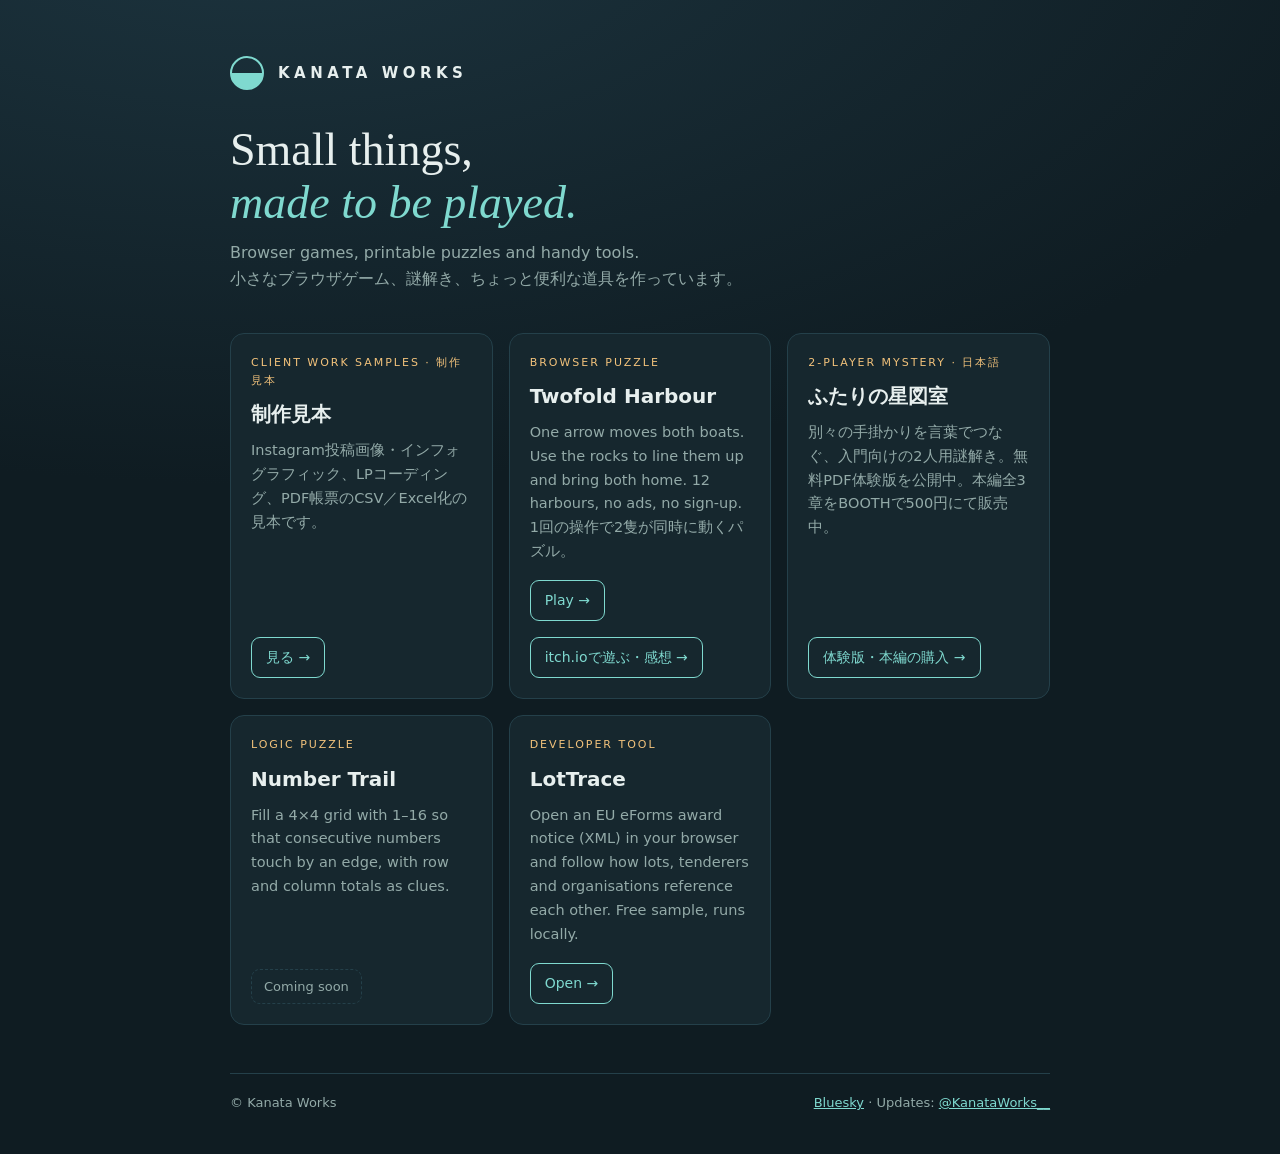
<file: index.html>
<!doctype html>
<html lang="ja">
<head>
<meta charset="utf-8">
<meta name="viewport" content="width=device-width, initial-scale=1">
<title>Kanata Works — small games, puzzles & tools</title>
<meta name="description" content="Kanata Works: small browser games, printable puzzles and handy tools. 小さなブラウザゲーム・謎解き・ツールを作っています。">
<meta property="og:title" content="Kanata Works">
<meta property="og:description" content="Small browser games, printable puzzles and handy tools.">
<style>
:root{--bg:#0f1c22;--card:#16272e;--line:#24404a;--fg:#e7efee;--mute:#93aaa8;--accent:#7fd9cf;--amber:#f2c27b}
*{box-sizing:border-box}
body{margin:0;background:radial-gradient(1200px 600px at 20% -10%,#1d3540,var(--bg));color:var(--fg);font:16px/1.65 system-ui,-apple-system,"Segoe UI","Hiragino Sans","Noto Sans JP",sans-serif;min-height:100vh}
main{max-width:860px;margin:0 auto;padding:56px 20px 40px}
header{display:flex;align-items:center;gap:14px;margin-bottom:8px}
.mark{width:34px;height:34px;border-radius:50%;background:linear-gradient(180deg,transparent 50%,var(--accent) 50%);border:2px solid var(--accent)}
h1{font-size:15px;letter-spacing:.3em;margin:0;font-weight:700}
.lead{font-family:Georgia,"Times New Roman",serif;font-size:clamp(30px,6vw,46px);line-height:1.15;margin:34px 0 10px}
.lead em{color:var(--accent)}
.sub{color:var(--mute);margin:0 0 40px}
.grid{display:grid;grid-template-columns:repeat(auto-fit,minmax(240px,1fr));gap:16px}
.card{background:var(--card);border:1px solid var(--line);border-radius:14px;padding:20px;display:flex;flex-direction:column;gap:8px}
.kind{font-size:11px;letter-spacing:.18em;text-transform:uppercase;color:var(--amber)}
.card h2{margin:0;font-size:20px}
.card p{margin:0;color:var(--mute);font-size:14.5px;flex:1}
.card a.btn{align-self:flex-start;margin-top:8px;padding:8px 14px;border-radius:9px;border:1px solid var(--accent);color:var(--accent);text-decoration:none;font-size:14px}
.card a.btn:hover{background:var(--accent);color:var(--bg)}
.soon{align-self:flex-start;margin-top:8px;font-size:13px;color:var(--mute);border:1px dashed var(--line);padding:6px 12px;border-radius:9px}
footer{margin-top:48px;padding-top:18px;border-top:1px solid var(--line);color:var(--mute);font-size:13px;display:flex;justify-content:space-between;flex-wrap:wrap;gap:8px}
footer a{color:var(--accent)}
</style>
</head>
<body>
<main>
<header><div class="mark" aria-hidden="true"></div><h1>KANATA WORKS</h1></header>
<p class="lead">Small things,<br><em>made to be played.</em></p>
<p class="sub">Browser games, printable puzzles and handy tools.<br>小さなブラウザゲーム、謎解き、ちょっと便利な道具を作っています。</p>

<section class="grid">
  <article class="card">
    <span class="kind">Client work samples · 制作見本</span>
    <h2>制作見本</h2>
    <p>Instagram投稿画像・インフォグラフィック、LPコーディング、PDF帳票のCSV／Excel化の見本です。</p>
    <a class="btn" href="samples/">見る →</a>
  </article>
  <article class="card">
    <span class="kind">Browser puzzle</span>
    <h2>Twofold Harbour</h2>
    <p>One arrow moves both boats. Use the rocks to line them up and bring both home. 12 harbours, no ads, no sign-up.<br>1回の操作で2隻が同時に動くパズル。</p>
    <a class="btn" href="twofold-harbour/">Play →</a>
    <a class="btn" href="https://kanataworks.itch.io/twofold-harbour">itch.ioで遊ぶ・感想 →</a>
  </article>
  <article class="card">
    <span class="kind">2-player mystery · 日本語</span>
    <h2>ふたりの星図室</h2>
    <p>別々の手掛かりを言葉でつなぐ、入門向けの2人用謎解き。無料PDF体験版を公開中。本編全3章をBOOTHで500円にて販売中。</p>
    <a class="btn" href="star-chart-room/">体験版・本編の購入 →</a>
  </article>
  <article class="card">
    <span class="kind">Logic puzzle</span>
    <h2>Number Trail</h2>
    <p>Fill a 4×4 grid with 1–16 so that consecutive numbers touch by an edge, with row and column totals as clues.</p>
    <span class="soon">Coming soon</span>
  </article>
  <article class="card">
    <span class="kind">Developer tool</span>
    <h2>LotTrace</h2>
    <p>Open an EU eForms award notice (XML) in your browser and follow how lots, tenderers and organisations reference each other. Free sample, runs locally.</p>
    <a class="btn" href="lottrace/">Open →</a>
  </article>
</section>

<footer><span>© Kanata Works</span><span><a href="https://bsky.app/profile/kanataworks.bsky.social">Bluesky</a> · Updates: <a href="https://x.com/KanataWorks__">@KanataWorks__</a></span></footer>
</main>
</body>
</html>
</file>
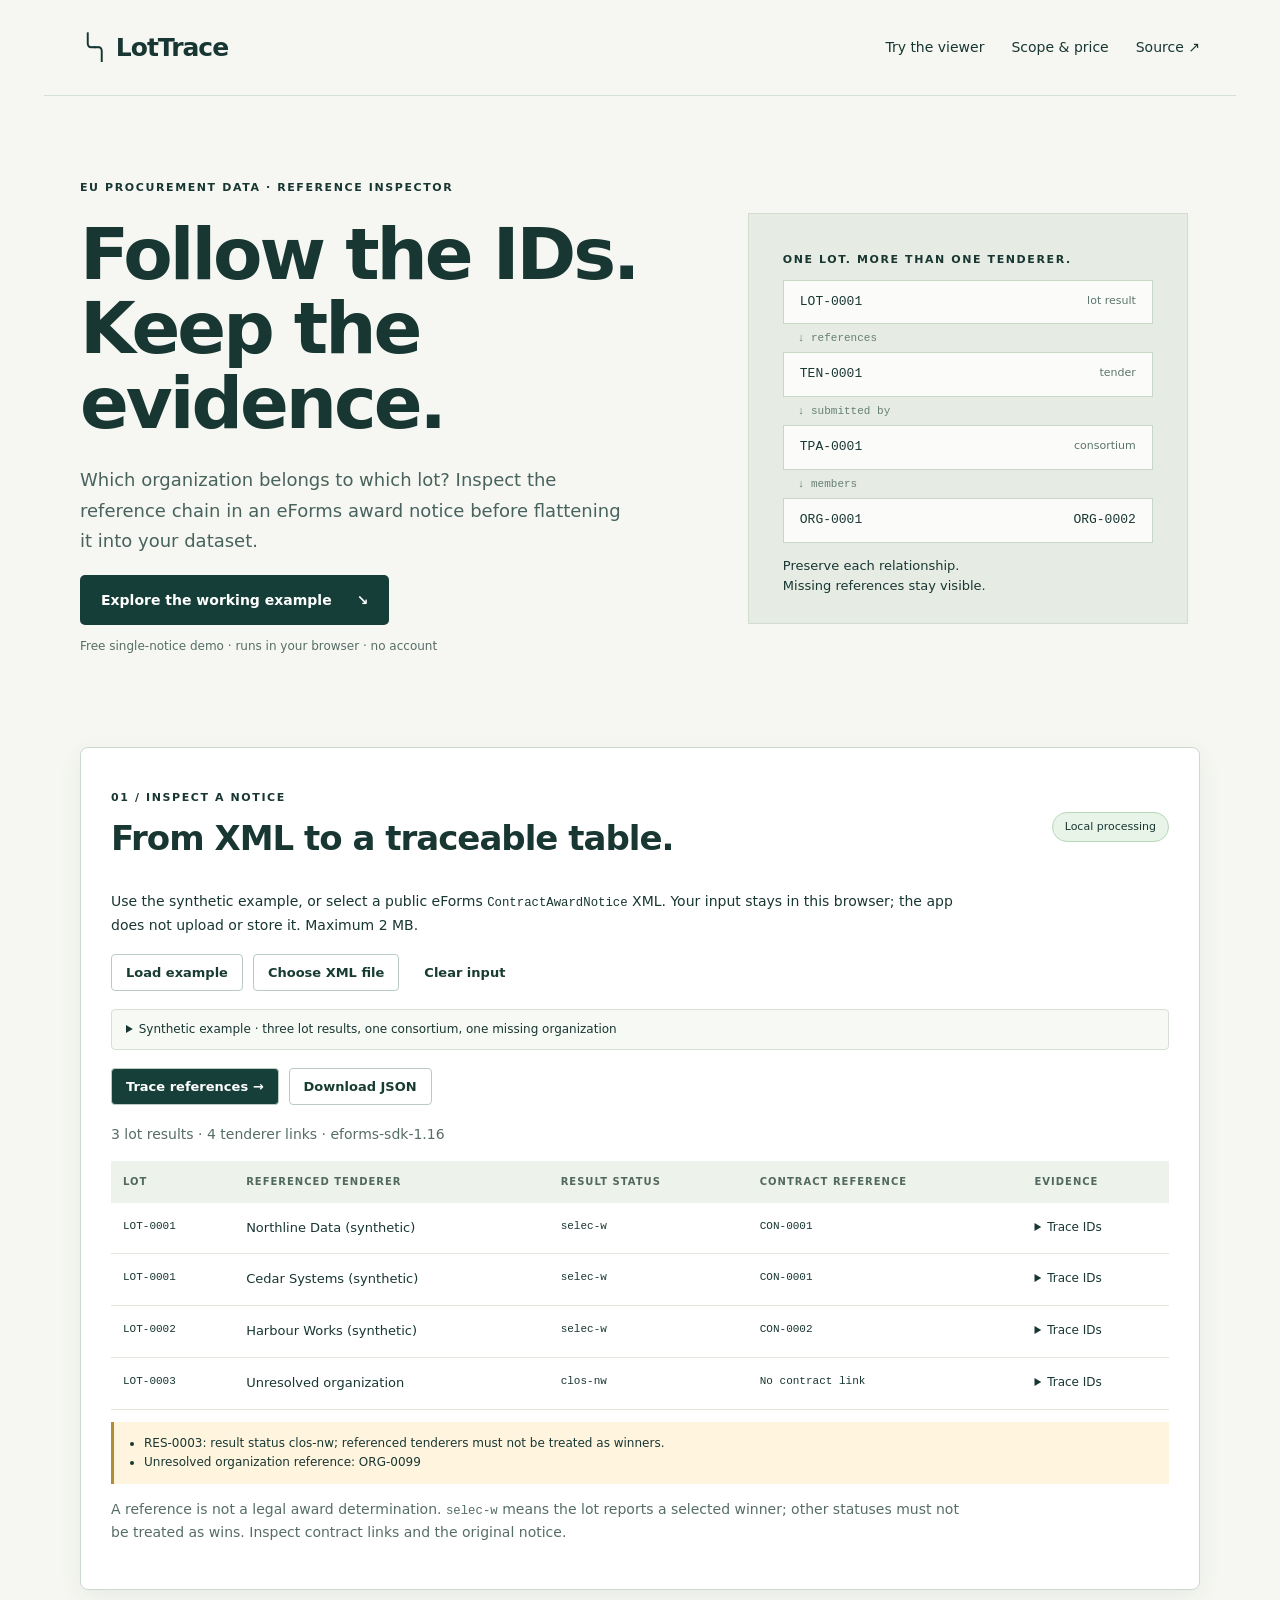
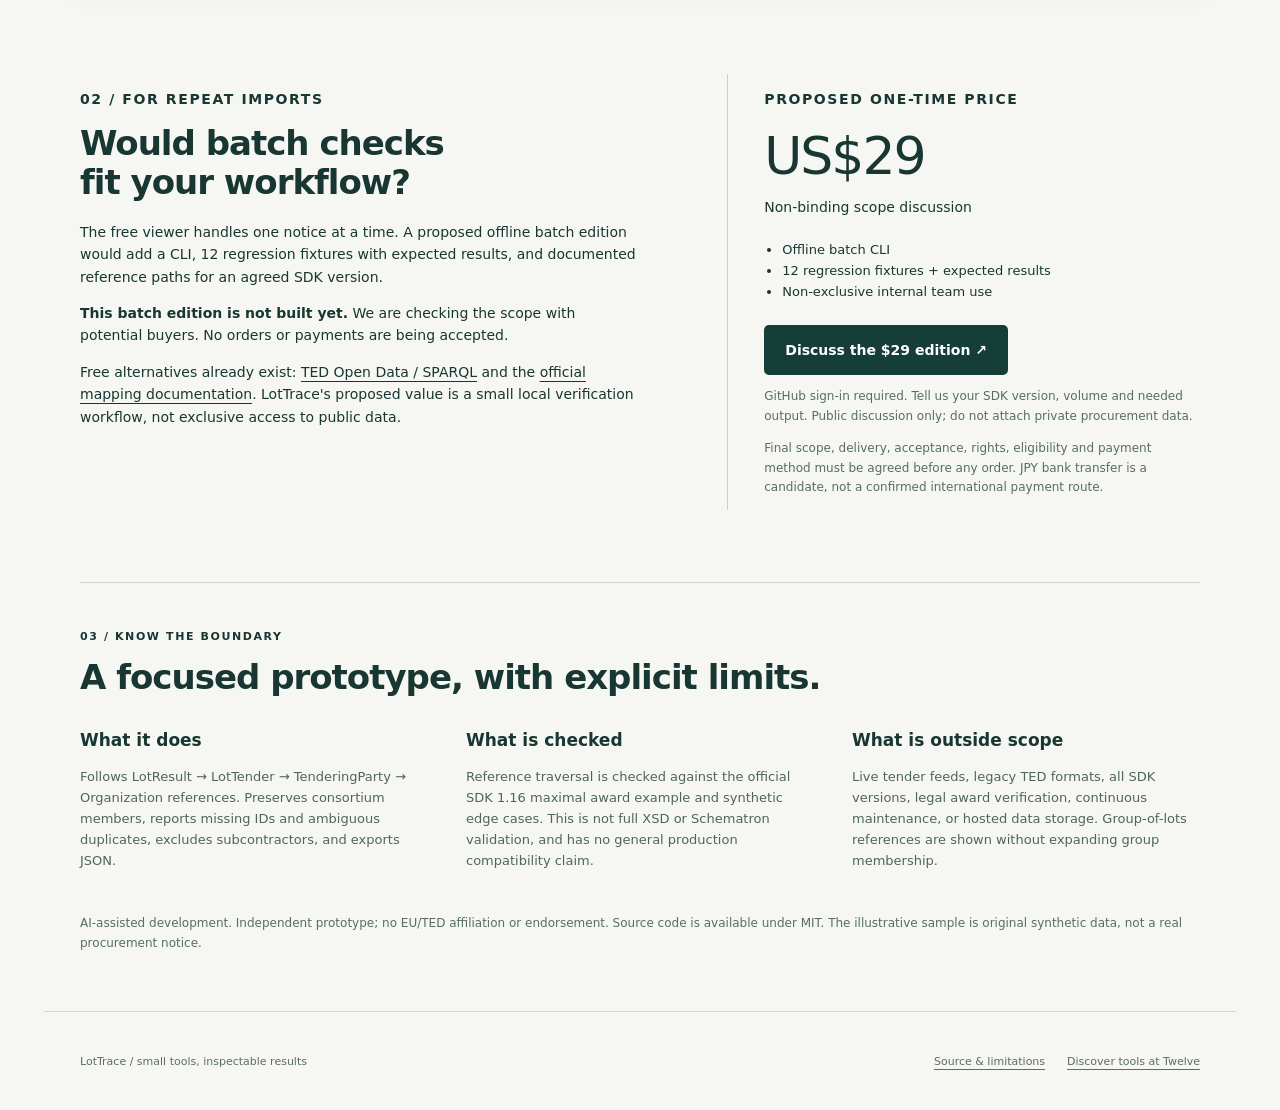
<file: lottrace/index.html>
<!doctype html>
<html lang="en"><head><meta charset="utf-8"><meta name="viewport" content="width=device-width,initial-scale=1"><title>LotTrace — follow the award evidence</title><meta name="description" content="Trace eForms lot, tender and organization references locally in your browser. Free demo; proposed US$29 offline batch edition. No orders or payments."><link rel="stylesheet" href="style.css"><link rel="icon" href="data:image/svg+xml,%3Csvg xmlns='http://www.w3.org/2000/svg' viewBox='0 0 40 40'%3E%3Crect width='40' height='40' rx='8' fill='%23133c39'/%3E%3Cpath d='M11 10v20h20M11 20h13v-10' fill='none' stroke='%2399e7b2' stroke-width='3'/%3E%3C/svg%3E"></head>
<body><header><a class="brand" href="#">╰╮ <span>LotTrace</span></a><nav><a href="#viewer">Try the viewer</a><a href="#scope">Scope &amp; price</a><a href="https://github.com/taroyamada3173-sys/lottrace">Source ↗</a></nav></header>
<main><section class="intro"><div><p class="eyebrow">EU PROCUREMENT DATA · REFERENCE INSPECTOR</p><h1>Follow the IDs.<br>Keep the evidence.</h1><p class="lead">Which organization belongs to which lot? Inspect the reference chain in an eForms award notice before flattening it into your dataset.</p><a class="button" href="#viewer">Explore the working example <span>↘</span></a><p class="small">Free single-notice demo · runs in your browser · no account</p></div><aside class="chain" aria-label="Example XML reference chain"><p class="eyebrow">ONE LOT. MORE THAN ONE TENDERER.</p><div><code>LOT-0001</code><small>lot result</small></div><span>↓ references</span><div><code>TEN-0001</code><small>tender</small></div><span>↓ submitted by</span><div><code>TPA-0001</code><small>consortium</small></div><span>↓ members</span><div class="orgs"><code>ORG-0001</code><code>ORG-0002</code></div><p>Preserve each relationship.<br>Missing references stay visible.</p></aside></section>
<section id="viewer" class="workspace"><div class="section-head"><div><p class="eyebrow">01 / INSPECT A NOTICE</p><h2>From XML to a traceable table.</h2></div><span class="badge">Local processing</span></div><p>Use the synthetic example, or select a public eForms <code>ContractAwardNotice</code> XML. Your input stays in this browser; the app does not upload or store it. Maximum 2 MB.</p><div class="toolbar"><button id="sample">Load example</button><label class="file-button">Choose XML file<input id="file" type="file" accept=".xml,application/xml,text/xml"></label><button id="clear" class="quiet">Clear input</button></div><details class="editor"><summary id="source-label">XML input</summary><label for="xml">Paste or edit your XML</label><textarea id="xml" spellcheck="false"></textarea></details><div class="toolbar"><button id="run" class="primary">Trace references →</button><button id="export" disabled>Download JSON</button></div><p id="error" role="alert"></p><p id="summary" class="small" aria-live="polite">Loading the example…</p><div class="table-wrap"><table><thead><tr><th>Lot</th><th>Referenced tenderer</th><th>Result status</th><th>Contract reference</th><th>Evidence</th></tr></thead><tbody id="results"></tbody></table></div><ul id="warnings" hidden></ul><p class="small">A reference is not a legal award determination. <code>selec-w</code> means the lot reports a selected winner; other statuses must not be treated as wins. Inspect contract links and the original notice.</p></section>
<section id="scope" class="offer"><div><p class="eyebrow">02 / FOR REPEAT IMPORTS</p><h2>Would batch checks<br>fit your workflow?</h2><p>The free viewer handles one notice at a time. A proposed offline batch edition would add a CLI, 12 regression fixtures with expected results, and documented reference paths for an agreed SDK version.</p><p><strong>This batch edition is not built yet.</strong> We are checking the scope with potential buyers. No orders or payments are being accepted.</p><p>Free alternatives already exist: <a href="https://data.ted.europa.eu/">TED Open Data / SPARQL</a> and the <a href="https://docs.ted.europa.eu/ODS/latest/mapping_eforms/methodology.html">official mapping documentation</a>. LotTrace's proposed value is a small local verification workflow, not exclusive access to public data.</p></div><div class="price"><p class="eyebrow">PROPOSED ONE-TIME PRICE</p><p class="amount">US$29</p><p>Non-binding scope discussion</p><ul><li>Offline batch CLI</li><li>12 regression fixtures + expected results</li><li>Non-exclusive internal team use</li></ul><a class="button" href="https://github.com/taroyamada3173-sys/lottrace/issues/new?template=purchase-interest.md">Discuss the $29 edition ↗</a><p class="small">GitHub sign-in required. Tell us your SDK version, volume and needed output. Public discussion only; do not attach private procurement data.</p><p class="small">Final scope, delivery, acceptance, rights, eligibility and payment method must be agreed before any order. JPY bank transfer is a candidate, not a confirmed international payment route.</p></div></section>
<section class="limits"><p class="eyebrow">03 / KNOW THE BOUNDARY</p><h2>A focused prototype, with explicit limits.</h2><div class="limit-grid"><div><h3>What it does</h3><p>Follows LotResult → LotTender → TenderingParty → Organization references. Preserves consortium members, reports missing IDs and ambiguous duplicates, excludes subcontractors, and exports JSON.</p></div><div><h3>What is checked</h3><p>Reference traversal is checked against the official SDK 1.16 maximal award example and synthetic edge cases. This is not full XSD or Schematron validation, and has no general production compatibility claim.</p></div><div><h3>What is outside scope</h3><p>Live tender feeds, legacy TED formats, all SDK versions, legal award verification, continuous maintenance, or hosted data storage. Group-of-lots references are shown without expanding group membership.</p></div></div><p class="small">AI-assisted development. Independent prototype; no EU/TED affiliation or endorsement. Source code is available under MIT. The illustrative sample is original synthetic data, not a real procurement notice.</p></section>
</main><footer><span>LotTrace / small tools, inspectable results</span><div><a href="https://github.com/taroyamada3173-sys/lottrace">Source &amp; limitations</a><a href="https://twelve.tools/" target="_blank" rel="noopener">Discover tools at Twelve</a></div></footer><script type="module" src="app.js"></script></body></html>
</file>
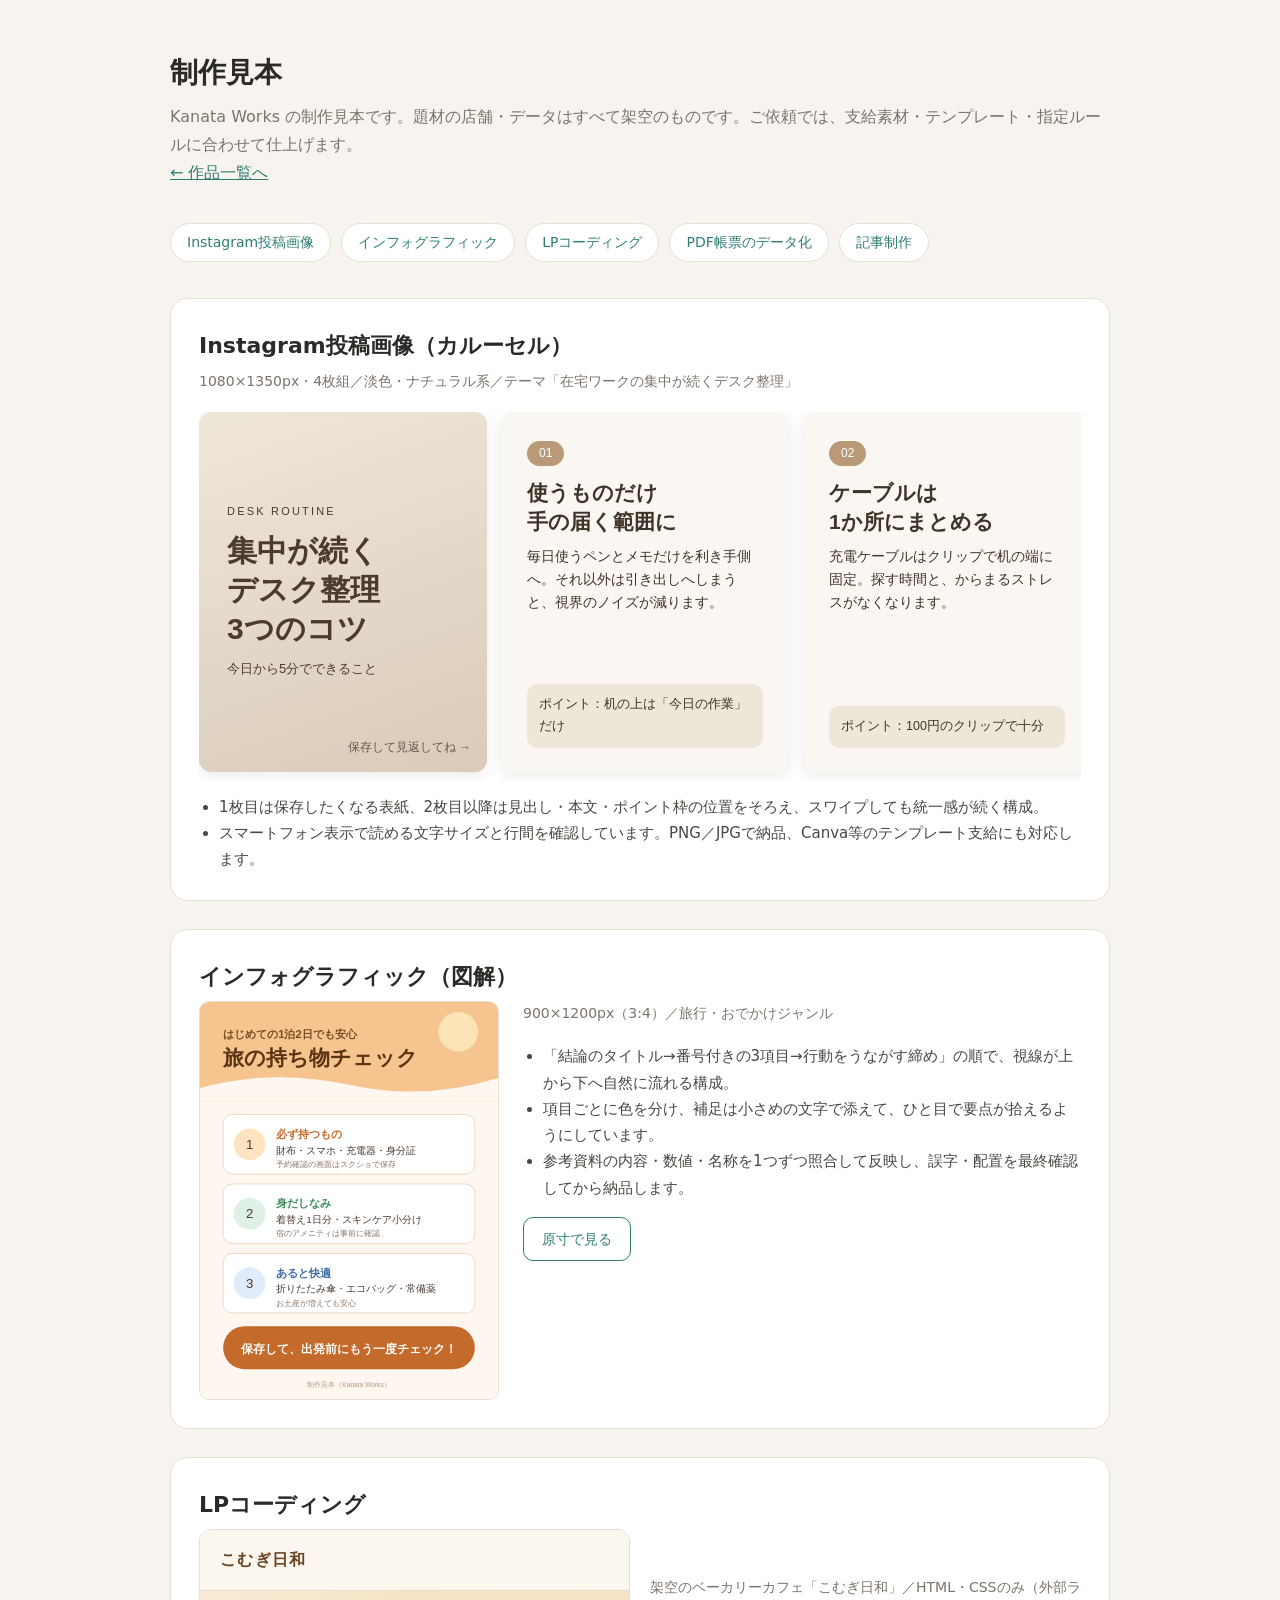
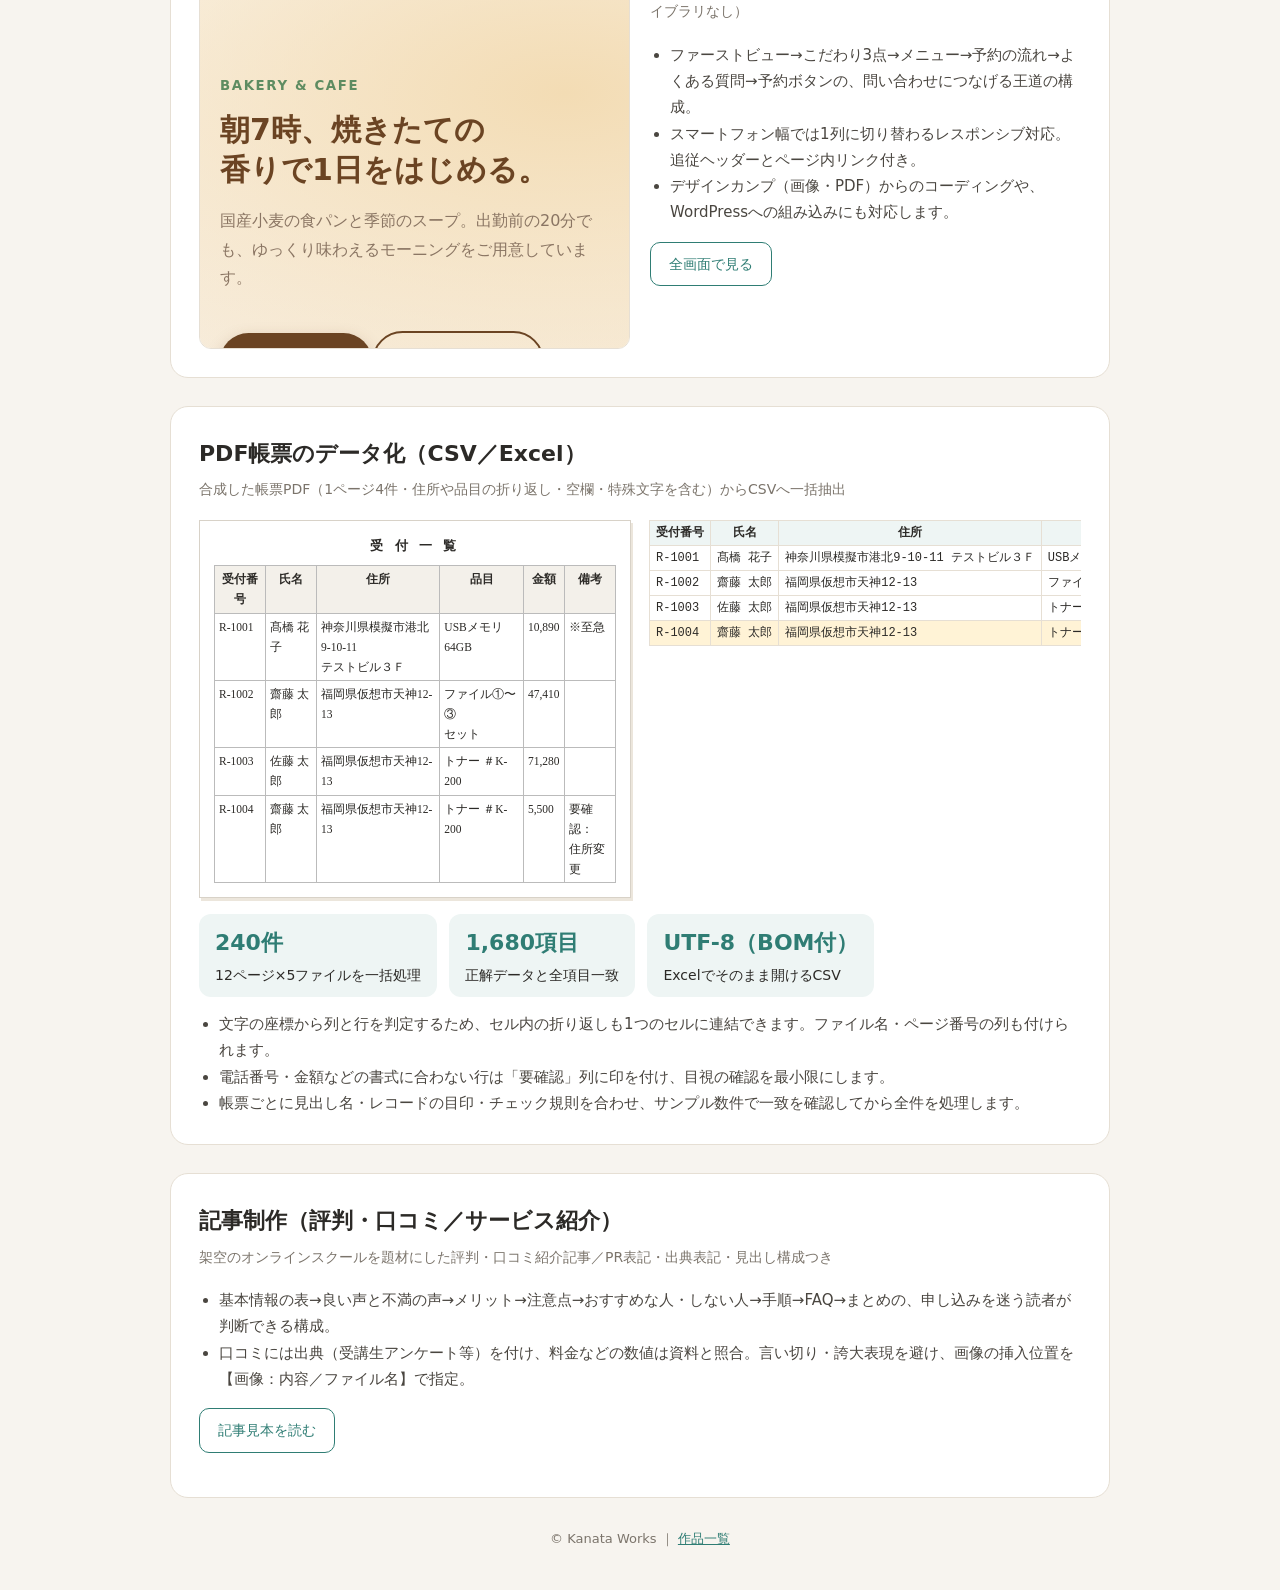
<file: samples/index.html>
<!doctype html>
<html lang="ja">
<head>
<meta charset="utf-8">
<meta name="viewport" content="width=device-width, initial-scale=1">
<title>制作見本 — Kanata Works（SNS画像・図解／LP／PDF帳票のデータ化）</title>
<meta name="description" content="Kanata Works の制作見本。Instagram投稿画像・インフォグラフィック、LPコーディング、PDF帳票からCSV/Excelへのデータ化、記事制作。">
<style>
:root{--bg:#f7f4ef;--card:#fff;--line:#e6dfd4;--fg:#2c2a27;--mute:#7b746b;--accent:#2f7d74}
*{box-sizing:border-box}
body{margin:0;background:var(--bg);color:var(--fg);font:16px/1.75 "Hiragino Sans","Noto Sans JP",system-ui,sans-serif}
main{max-width:980px;margin:0 auto;padding:48px 20px 40px}
a{color:var(--accent)}
h1{font-size:28px;margin:0 0 6px}
.sub{color:var(--mute);margin:0 0 36px}
nav.toc{display:flex;flex-wrap:wrap;gap:10px;margin-bottom:36px}
nav.toc a{background:#fff;border:1px solid var(--line);border-radius:999px;padding:6px 16px;text-decoration:none;font-size:14px}
section{background:var(--card);border:1px solid var(--line);border-radius:18px;padding:28px;margin-bottom:28px}
section h2{margin:0 0 4px;font-size:22px}
.meta{color:var(--mute);font-size:14px;margin:0 0 18px}
.points{margin:14px 0 0;padding-left:20px;color:#4a4640;font-size:15px}
/* SNS carousel: 1080x1350 を 1/3 で表示 */
.carousel{display:flex;gap:14px;overflow-x:auto;padding-bottom:8px}
.slide{flex:0 0 288px;height:360px;border-radius:12px;position:relative;overflow:hidden;font-family:"Hiragino Maru Gothic ProN","Zen Maru Gothic","Noto Sans JP",sans-serif;box-shadow:0 4px 14px rgba(0,0,0,.08)}
.s1{background:linear-gradient(160deg,#efe6da,#d9cbb8);display:flex;flex-direction:column;justify-content:center;padding:28px;color:#4a3b2c}
.s1 small{letter-spacing:.2em;font-size:11px}
.s1 b{font-size:30px;line-height:1.3;margin:10px 0}
.s1 span{font-size:13px}
.s1 i{position:absolute;right:16px;bottom:14px;font-style:normal;font-size:12px;opacity:.8}
.sx{background:#faf7f2;padding:26px;color:#3e3428}
.sx .no{display:inline-block;background:#b89a78;color:#fff;border-radius:999px;font-size:12px;padding:2px 12px}
.sx b{display:block;font-size:21px;line-height:1.4;margin:12px 0 10px}
.sx p{font-size:13.5px;line-height:1.7;margin:0}
.sx .box{position:absolute;left:26px;right:26px;bottom:24px;background:#efe6da;border-radius:10px;padding:10px 12px;font-size:12.5px}
.info{display:grid;grid-template-columns:300px 1fr;gap:24px;align-items:start}
.info img{width:100%;height:auto;border-radius:10px;border:1px solid var(--line)}
.lp{display:grid;grid-template-columns:1fr 1fr;gap:20px;align-items:center}
.lp iframe{width:100%;height:420px;border:1px solid var(--line);border-radius:12px;background:#fff}
.btn{display:inline-block;padding:9px 18px;border-radius:10px;border:1px solid var(--accent);text-decoration:none;font-size:14px}
/* PDF帳票 → CSV */
.pdf{display:grid;grid-template-columns:1fr 1fr;gap:18px}
.paper{background:#fff;border:1px solid #d8d2c8;box-shadow:2px 3px 0 #ece6dc;padding:14px;font-size:11.5px;font-family:"Hiragino Mincho ProN","Noto Serif JP",serif}
.paper h3{font-size:13px;text-align:center;margin:0 0 8px;letter-spacing:.3em}
table{border-collapse:collapse;width:100%}
.paper td,.paper th{border:1px solid #bbb;padding:3px 4px;vertical-align:top}
.paper th{background:#f3f0ea;font-weight:600}
.csv{font:12px/1.5 ui-monospace,Menlo,Consolas,monospace;overflow-x:auto}
.csv td,.csv th{border:1px solid var(--line);padding:3px 6px;white-space:nowrap}
.csv th{background:#eef5f4}
.csv .warn{background:#fff3d6}
.result{display:flex;flex-wrap:wrap;gap:12px;margin-top:16px}
.result div{background:#eef5f4;border-radius:12px;padding:10px 16px;font-size:14px}
.result b{display:block;font-size:22px;color:var(--accent)}
footer{color:var(--mute);font-size:13px;text-align:center;margin-top:30px}
@media(max-width:760px){.info,.lp,.pdf{grid-template-columns:1fr}}
</style>
</head>
<body>
<main>
<h1>制作見本</h1>
<p class="sub">Kanata Works の制作見本です。題材の店舗・データはすべて架空のものです。ご依頼では、支給素材・テンプレート・指定ルールに合わせて仕上げます。<br><a href="../">← 作品一覧へ</a></p>
<nav class="toc"><a href="#sns">Instagram投稿画像</a><a href="#infographic">インフォグラフィック</a><a href="#lp">LPコーディング</a><a href="#pdf">PDF帳票のデータ化</a><a href="#article">記事制作</a></nav>

<section id="sns">
  <h2>Instagram投稿画像（カルーセル）</h2>
  <p class="meta">1080×1350px・4枚組／淡色・ナチュラル系／テーマ「在宅ワークの集中が続くデスク整理」</p>
  <div class="carousel">
    <div class="slide s1"><small>DESK ROUTINE</small><b>集中が続く<br>デスク整理<br>3つのコツ</b><span>今日から5分でできること</span><i>保存して見返してね →</i></div>
    <div class="slide sx"><span class="no">01</span><b>使うものだけ<br>手の届く範囲に</b><p>毎日使うペンとメモだけを利き手側へ。それ以外は引き出しへしまうと、視界のノイズが減ります。</p><div class="box">ポイント：机の上は「今日の作業」だけ</div></div>
    <div class="slide sx"><span class="no">02</span><b>ケーブルは<br>1か所にまとめる</b><p>充電ケーブルはクリップで机の端に固定。探す時間と、からまるストレスがなくなります。</p><div class="box">ポイント：100円のクリップで十分</div></div>
    <div class="slide sx"><span class="no">03</span><b>終わったら<br>1分リセット</b><p>作業の終わりに机を元の状態へ。次の日の自分が、迷わず作業を始められます。</p><div class="box">ポイント：リセットまでが作業時間</div></div>
  </div>
  <ul class="points"><li>1枚目は保存したくなる表紙、2枚目以降は見出し・本文・ポイント枠の位置をそろえ、スワイプしても統一感が続く構成。</li><li>スマートフォン表示で読める文字サイズと行間を確認しています。PNG／JPGで納品、Canva等のテンプレート支給にも対応します。</li></ul>
</section>

<section id="infographic">
  <h2>インフォグラフィック（図解）</h2>
  <div class="info">
    <img src="infographic-travel.svg" alt="旅の持ち物チェックのインフォグラフィック見本" width="900" height="1200">
    <div>
      <p class="meta">900×1200px（3:4）／旅行・おでかけジャンル</p>
      <ul class="points"><li>「結論のタイトル→番号付きの3項目→行動をうながす締め」の順で、視線が上から下へ自然に流れる構成。</li><li>項目ごとに色を分け、補足は小さめの文字で添えて、ひと目で要点が拾えるようにしています。</li><li>参考資料の内容・数値・名称を1つずつ照合して反映し、誤字・配置を最終確認してから納品します。</li></ul>
      <p><a class="btn" href="infographic-travel.svg">原寸で見る</a></p>
    </div>
  </div>
</section>

<section id="lp">
  <h2>LPコーディング</h2>
  <div class="lp">
    <iframe src="lp-cafe/" title="LP制作見本：こむぎ日和" loading="lazy"></iframe>
    <div>
      <p class="meta">架空のベーカリーカフェ「こむぎ日和」／HTML・CSSのみ（外部ライブラリなし）</p>
      <ul class="points"><li>ファーストビュー→こだわり3点→メニュー→予約の流れ→よくある質問→予約ボタンの、問い合わせにつなげる王道の構成。</li><li>スマートフォン幅では1列に切り替わるレスポンシブ対応。追従ヘッダーとページ内リンク付き。</li><li>デザインカンプ（画像・PDF）からのコーディングや、WordPressへの組み込みにも対応します。</li></ul>
      <p><a class="btn" href="lp-cafe/">全画面で見る</a></p>
    </div>
  </div>
</section>

<section id="pdf">
  <h2>PDF帳票のデータ化（CSV／Excel）</h2>
  <p class="meta">合成した帳票PDF（1ページ4件・住所や品目の折り返し・空欄・特殊文字を含む）からCSVへ一括抽出</p>
  <div class="pdf">
    <div class="paper"><h3>受 付 一 覧</h3>
      <table><tr><th>受付番号</th><th>氏名</th><th>住所</th><th>品目</th><th>金額</th><th>備考</th></tr>
      <tr><td>R-1001</td><td>髙橋 花子</td><td>神奈川県模擬市港北9-10-11<br>テストビル３Ｆ</td><td>USBメモリ 64GB</td><td>10,890</td><td>※至急</td></tr>
      <tr><td>R-1002</td><td>齋藤 太郎</td><td>福岡県仮想市天神12-13</td><td>ファイル①〜③<br>セット</td><td>47,410</td><td></td></tr>
      <tr><td>R-1003</td><td>佐藤 太郎</td><td>福岡県仮想市天神12-13</td><td>トナー ＃K-200</td><td>71,280</td><td></td></tr>
      <tr><td>R-1004</td><td>齋藤 太郎</td><td>福岡県仮想市天神12-13</td><td>トナー ＃K-200</td><td>5,500</td><td>要確認：<br>住所変更</td></tr></table>
    </div>
    <div class="csv"><table>
      <tr><th>受付番号</th><th>氏名</th><th>住所</th><th>品目</th><th>金額</th><th>備考</th></tr>
      <tr><td>R-1001</td><td>髙橋 花子</td><td>神奈川県模擬市港北9-10-11 テストビル３Ｆ</td><td>USBメモリ 64GB</td><td>10,890</td><td>※至急</td></tr>
      <tr><td>R-1002</td><td>齋藤 太郎</td><td>福岡県仮想市天神12-13</td><td>ファイル①〜③セット</td><td>47,410</td><td></td></tr>
      <tr><td>R-1003</td><td>佐藤 太郎</td><td>福岡県仮想市天神12-13</td><td>トナー ＃K-200</td><td>71,280</td><td></td></tr>
      <tr class="warn"><td>R-1004</td><td>齋藤 太郎</td><td>福岡県仮想市天神12-13</td><td>トナー ＃K-200</td><td>5,500</td><td>要確認：住所変更</td></tr>
    </table></div>
  </div>
  <div class="result"><div><b>240件</b>12ページ×5ファイルを一括処理</div><div><b>1,680項目</b>正解データと全項目一致</div><div><b>UTF-8（BOM付）</b>Excelでそのまま開けるCSV</div></div>
  <ul class="points"><li>文字の座標から列と行を判定するため、セル内の折り返しも1つのセルに連結できます。ファイル名・ページ番号の列も付けられます。</li><li>電話番号・金額などの書式に合わない行は「要確認」列に印を付け、目視の確認を最小限にします。</li><li>帳票ごとに見出し名・レコードの目印・チェック規則を合わせ、サンプル数件で一致を確認してから全件を処理します。</li></ul>
</section>

<section id="article">
  <h2>記事制作（評判・口コミ／サービス紹介）</h2>
  <p class="meta">架空のオンラインスクールを題材にした評判・口コミ紹介記事／PR表記・出典表記・見出し構成つき</p>
  <ul class="points"><li>基本情報の表→良い声と不満の声→メリット→注意点→おすすめな人・しない人→手順→FAQ→まとめの、申し込みを迷う読者が判断できる構成。</li><li>口コミには出典（受講生アンケート等）を付け、料金などの数値は資料と照合。言い切り・誇大表現を避け、画像の挿入位置を【画像：内容／ファイル名】で指定。</li></ul>
  <p><a class="btn" href="article-school/">記事見本を読む</a></p>
</section>

<footer>© Kanata Works ｜ <a href="../">作品一覧</a></footer>
</main>
</body>
</html>
</file>
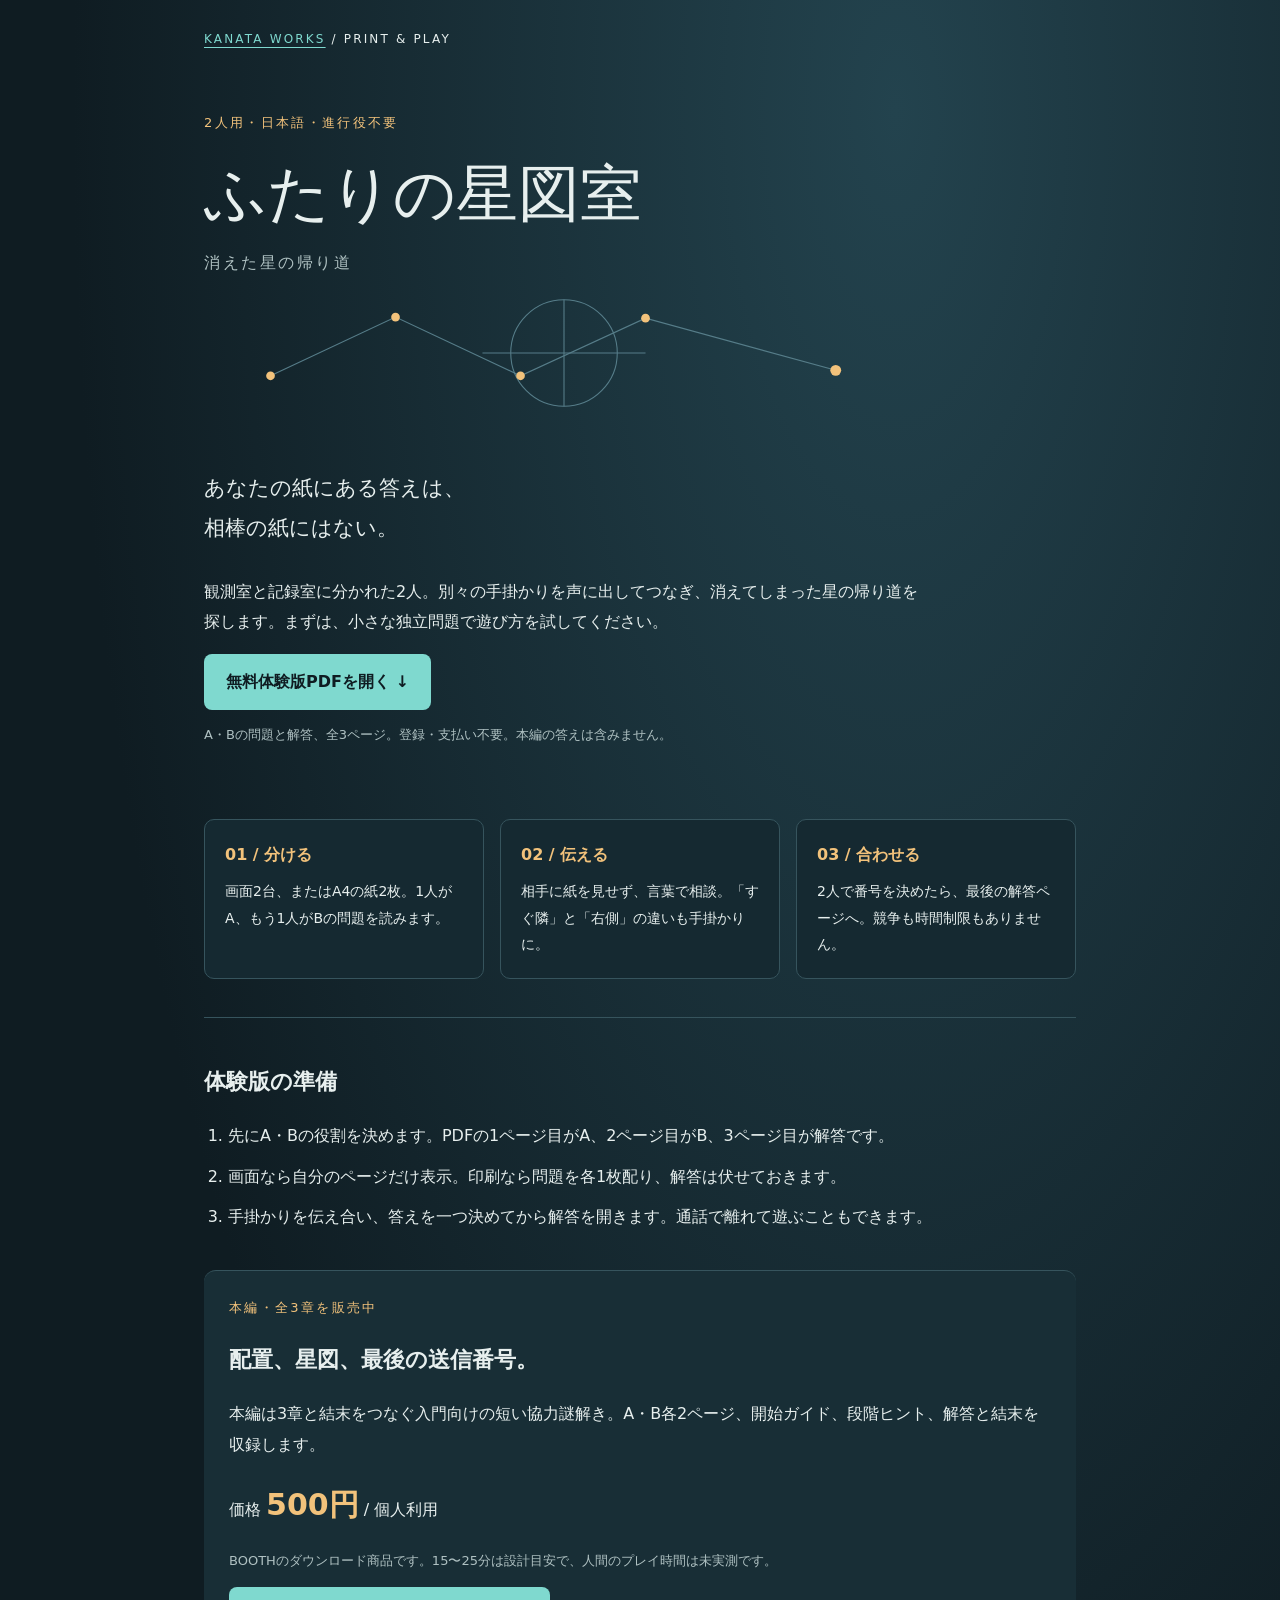
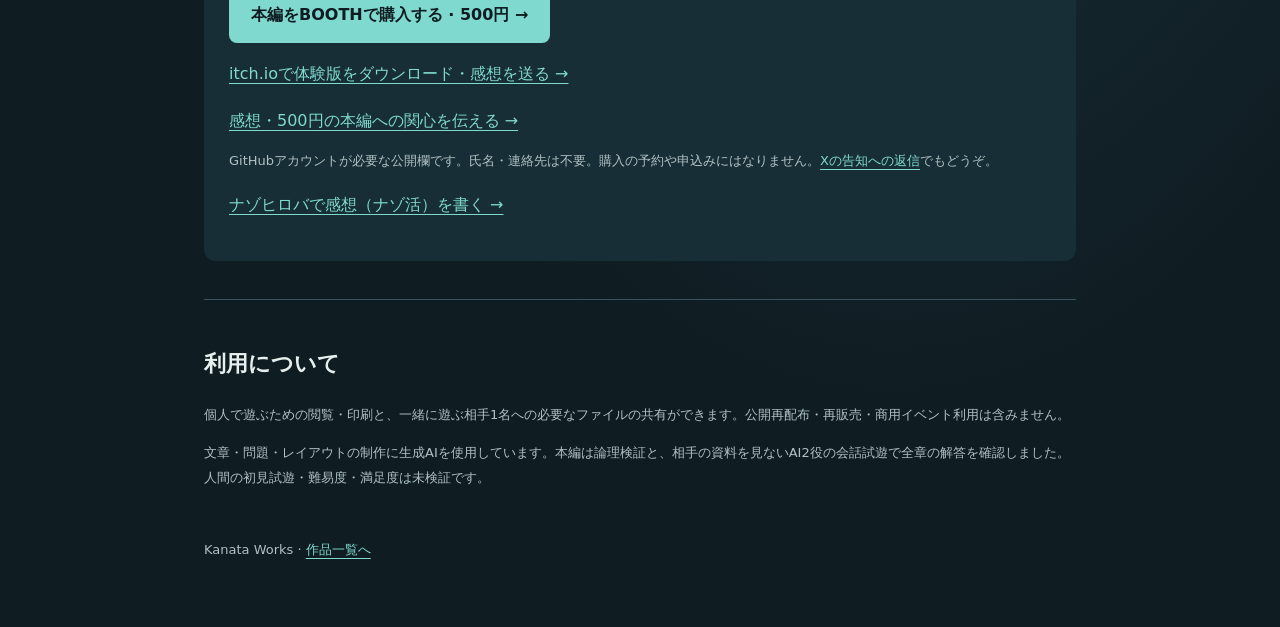
<file: star-chart-room/index.html>
<!doctype html>
<html lang="ja"><head><meta charset="utf-8"><meta name="viewport" content="width=device-width,initial-scale=1">
<title>ふたりの星図室｜2人で遊ぶ謎解き・無料体験版</title>
<meta name="description" content="別々の手掛かりを、言葉でつなぐ。2人用の小さな協力謎解き『ふたりの星図室』。登録不要の無料PDF体験版を公開中。">
<meta property="og:title" content="ふたりの星図室 — 別々の手掛かりを、言葉でつなぐ。"><meta property="og:description" content="2人用の協力謎解き。無料PDF体験版を公開中。">
<style>
:root{color-scheme:dark;--bg:#0f1c22;--line:#36545d;--ink:#e7efee;--muted:#afc1c2;--mint:#7fd9cf;--gold:#f2c27b}*{box-sizing:border-box}body{margin:0;background:radial-gradient(ellipse at 70% 5%,#23434e,var(--bg) 65%);color:var(--ink);font:16px/1.9 system-ui,sans-serif}main{max-width:920px;margin:auto;padding:28px 24px 64px}a{color:var(--mint);text-underline-offset:4px}nav{font-size:12px;letter-spacing:.18em}header{padding:60px 0 24px;max-width:720px}.kicker{color:var(--gold);font-size:13px;letter-spacing:.18em}h1{font-family:serif;font-weight:500;line-height:1.4;font-size:clamp(34px,7vw,62px);margin:16px 0}h1 small{display:block;font-family:system-ui,sans-serif;font-size:16px;letter-spacing:.16em;color:var(--muted);margin-top:14px}.lead{font-size:21px;margin:28px 0}.sky{width:100%;height:125px;margin:0 0 15px}.cta{display:inline-block;padding:13px 22px;border-radius:8px;background:var(--mint);color:var(--bg);font-weight:bold;text-decoration:none}.minor{color:var(--muted);font-size:13px}.cards{display:grid;grid-template-columns:repeat(3,1fr);gap:16px;margin:34px 0}.card{border:1px solid var(--line);padding:20px;border-radius:10px;background:#152931}.card b{color:var(--gold)}.card p{margin:8px 0 0;font-size:14px}section{margin-top:38px;padding-top:25px;border-top:1px solid var(--line)}h2{font-size:22px;font-weight:600}ol{padding-left:24px}li{margin:10px 0}.offer{background:#182e36;padding:25px;border-radius:12px}.price{font-size:30px;color:var(--gold)}footer{margin-top:48px;color:var(--muted);font-size:13px}@media(max-width:600px){main{padding:22px 20px 42px}header{padding-top:35px}.cards{grid-template-columns:1fr;gap:10px}.lead{font-size:18px}}
</style></head><body><main>
<nav><a href="../">KANATA WORKS</a> / PRINT &amp; PLAY</nav>
<header><div class="kicker">2人用・日本語・進行役不要</div><h1>ふたりの星図室<small>消えた星の帰り道</small></h1>
<svg class="sky" viewBox="0 0 600 115" aria-hidden="true"><g fill="none" stroke="#567d89"><path d="M30 78L145 24L260 78L375 25L550 73"/><circle cx="300" cy="57" r="49"/><path d="M225 57h150M300 8v98"/></g><g fill="#f2c27b"><circle cx="30" cy="78" r="4"/><circle cx="145" cy="24" r="4"/><circle cx="260" cy="78" r="4"/><circle cx="375" cy="25" r="4"/><circle cx="550" cy="73" r="5"/></g></svg>
<p class="lead">あなたの紙にある答えは、<br>相棒の紙にはない。</p><p>観測室と記録室に分かれた2人。別々の手掛かりを声に出してつなぎ、消えてしまった星の帰り道を探します。まずは、小さな独立問題で遊び方を試してください。</p>
<a class="cta" href="star-chart-room-trial.pdf" download>無料体験版PDFを開く ↓</a><p class="minor">A・Bの問題と解答、全3ページ。登録・支払い不要。本編の答えは含みません。</p></header>
<div class="cards"><div class="card"><b>01 / 分ける</b><p>画面2台、またはA4の紙2枚。1人がA、もう1人がBの問題を読みます。</p></div><div class="card"><b>02 / 伝える</b><p>相手に紙を見せず、言葉で相談。「すぐ隣」と「右側」の違いも手掛かりに。</p></div><div class="card"><b>03 / 合わせる</b><p>2人で番号を決めたら、最後の解答ページへ。競争も時間制限もありません。</p></div></div>
<section><h2>体験版の準備</h2><ol><li>先にA・Bの役割を決めます。PDFの1ページ目がA、2ページ目がB、3ページ目が解答です。</li><li>画面なら自分のページだけ表示。印刷なら問題を各1枚配り、解答は伏せておきます。</li><li>手掛かりを伝え合い、答えを一つ決めてから解答を開きます。通話で離れて遊ぶこともできます。</li></ol></section>
<section class="offer"><div class="kicker">本編・全3章を販売中</div><h2>配置、星図、最後の送信番号。</h2><p>本編は3章と結末をつなぐ入門向けの短い協力謎解き。A・B各2ページ、開始ガイド、段階ヒント、解答と結末を収録します。</p><p>価格 <strong class="price">500円</strong> / 個人利用</p><p class="minor">BOOTHのダウンロード商品です。15〜25分は設計目安で、人間のプレイ時間は未実測です。</p><a class="cta" href="https://kanataworks.booth.pm/items/8981996">本編をBOOTHで購入する · 500円 →</a><p><a href="https://kanataworks.itch.io/star-chart-room-trial">itch.ioで体験版をダウンロード・感想を送る →</a></p><a id="feedback" href="https://github.com/taroyamada3173-sys/kanata-works/issues/new?title=%E3%81%B5%E3%81%9F%E3%82%8A%E3%81%AE%E6%98%9F%E5%9B%B3%E5%AE%A4%EF%BC%9A%E4%BD%93%E9%A8%93%E7%89%88%E3%81%AE%E6%84%9F%E6%83%B3&amp;body=%E4%BD%93%E9%A8%93%E7%89%88%E3%81%AE%E6%84%9F%E6%83%B3%EF%BC%9A%0A%E8%A9%B0%E3%81%BE%E3%81%A3%E3%81%9F%E7%AE%87%E6%89%80%E3%83%BB%E6%89%80%E8%A6%81%E6%99%82%E9%96%93%EF%BC%9A%0A%E6%9C%AC%E7%B7%A8500%E5%86%86%E3%81%B8%E3%81%AE%E9%96%A2%E5%BF%83%EF%BC%88%E4%BB%BB%E6%84%8F%EF%BC%89%EF%BC%9A%0A%0A%E6%B0%8F%E5%90%8D%E3%83%BB%E9%80%A3%E7%B5%A1%E5%85%88%E3%81%AF%E6%9B%B8%E3%81%8B%E3%81%AA%E3%81%84%E3%81%A7%E3%81%8F%E3%81%A0%E3%81%95%E3%81%84%E3%80%82">感想・500円の本編への関心を伝える →</a><p class="minor">GitHubアカウントが必要な公開欄です。氏名・連絡先は不要。購入の予約や申込みにはなりません。<a href="https://x.com/KanataWorks__">Xの告知への返信</a>でもどうぞ。</p><p><a href="https://nazohiroba.com/mysteries/avRvTMGv6xaGoEI5pJ2WX6">ナゾヒロバで感想（ナゾ活）を書く →</a></p></section>
<section><h2>利用について</h2><p class="minor">個人で遊ぶための閲覧・印刷と、一緒に遊ぶ相手1名への必要なファイルの共有ができます。公開再配布・再販売・商用イベント利用は含みません。</p><p class="minor">文章・問題・レイアウトの制作に生成AIを使用しています。本編は論理検証と、相手の資料を見ないAI2役の会話試遊で全章の解答を確認しました。人間の初見試遊・難易度・満足度は未検証です。</p></section>
<footer>Kanata Works · <a href="../">作品一覧へ</a></footer></main></body></html>
</file>
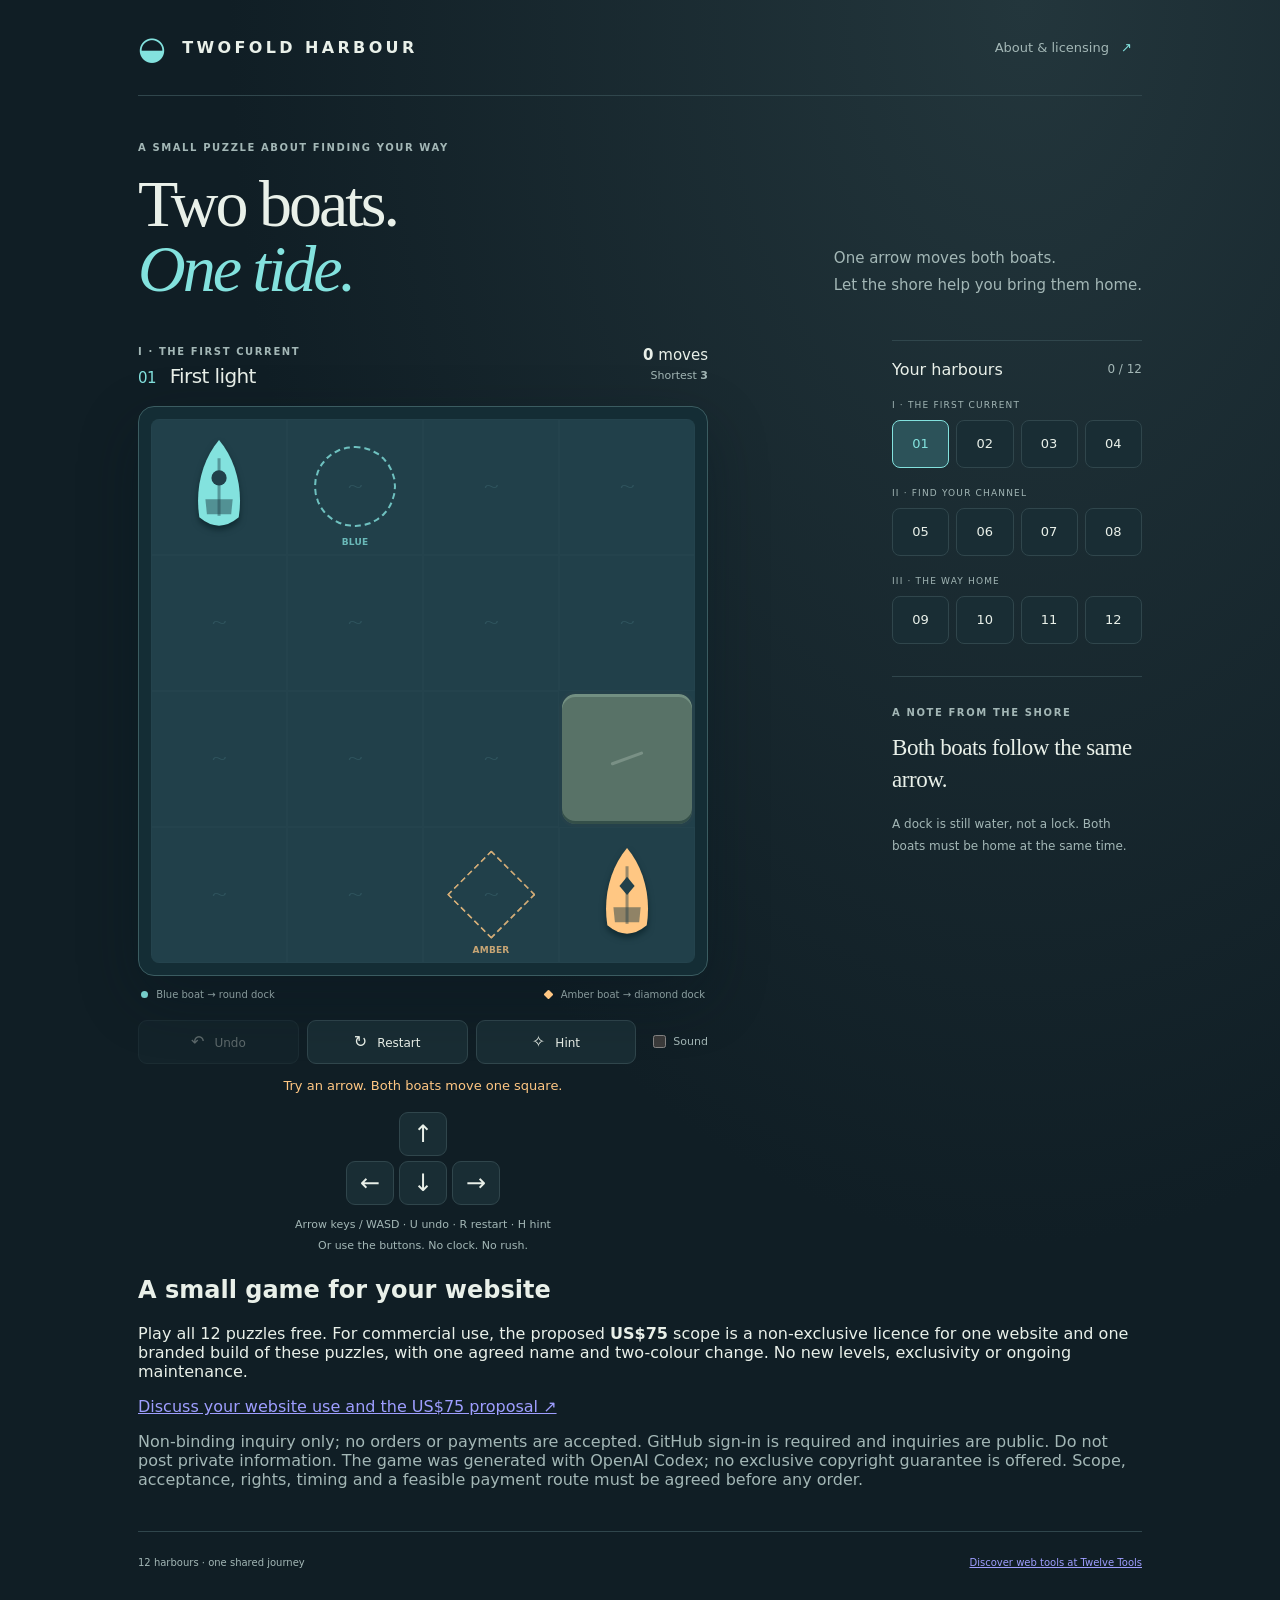
<file: twofold-harbour/index.html>
<!doctype html>
<html lang="en"><head><meta charset="utf-8"><meta name="viewport" content="width=device-width,initial-scale=1"><meta name="theme-color" content="#101e25"><meta name="description" content="Two boats. One tide. A quiet, twelve-level harbour puzzle. Play free with arrow keys or touch controls."><title>Twofold Harbour — Two boats. One tide.</title><link rel="stylesheet" href="style.css"><link rel="icon" href="data:image/svg+xml,%3Csvg xmlns='http://www.w3.org/2000/svg' viewBox='0 0 64 64'%3E%3Crect width='64' height='64' rx='16' fill='%23101e25'/%3E%3Cpath d='M12 40L22 17L32 40Z' fill='%237ce0e0'/%3E%3Cpath d='M33 47L43 24L53 47Z' fill='%23ffc177'/%3E%3C/svg%3E"></head>
<body>
<main>
 <header class="mast"><a class="brand" href="./" aria-label="Twofold Harbour home"><span class="mark">◒</span> TWOFOLD HARBOUR</a><button class="text-button" id="about">About & licensing <span>↗</span></button></header>
 <section class="intro"><span class="eyebrow">A SMALL PUZZLE ABOUT FINDING YOUR WAY</span><h1>Two boats.<br><em>One tide.</em></h1><p>One arrow moves both boats.<br>Let the shore help you bring them home.</p></section>
 <div class="game-layout">
  <section class="play-section" aria-label="Game">
   <div class="level-heading"><div><span id="chapter" class="eyebrow">THE FIRST CURRENT</span><h2><span id="level-number">01</span> <span id="level-name">First light</span></h2></div><div class="score"><span><b id="moves">0</b> moves</span><span>Shortest <b id="par">3</b></span></div></div>
   <div class="board-wrap"><div id="board" tabindex="0" role="application" aria-label="Harbour puzzle. Use arrow keys to move both boats."></div><div id="complete" class="complete" hidden><div><span class="eyebrow">BOTH BOATS ARE HOME</span><h3 id="win-title">A lovely landing.</h3><p id="win-detail"></p><button class="primary" id="next">Next harbour <span>→</span></button><button class="text-button" id="replay">Try fewer moves</button></div></div></div>
   <div class="legend"><span><i class="dot blue"></i> Blue boat → round dock</span><span><i class="dot gold"></i> Amber boat → diamond dock</span></div>
   <div class="play-tools"><button id="undo" title="Undo (U)">↶ <span>Undo</span></button><button id="reset" title="Restart (R)">↻ <span>Restart</span></button><button id="hint" title="Hint (H)">✧ <span>Hint</span></button><label class="sound-label"><input id="sound" type="checkbox"> Sound</label></div>
   <div class="status" id="status" role="status" aria-live="polite"></div>
   <nav class="dpad" aria-label="Direction controls"><button data-dir="up" aria-label="Move up">↑</button><button data-dir="left" aria-label="Move left">←</button><button data-dir="down" aria-label="Move down">↓</button><button data-dir="right" aria-label="Move right">→</button></nav>
   <p class="keys">Arrow keys / WASD · U undo · R restart · H hint<br>Or use the buttons. No clock. No rush.</p>
  </section>
  <aside class="harbours"><div class="section-title"><h2>Your harbours</h2><span id="progress">0 / 12</span></div><div id="levels"></div><div class="field-note"><span class="eyebrow">A NOTE FROM THE SHORE</span><p id="tip"></p><small>A dock is still water, not a lock. Both boats must be home at the same time.</small></div></aside>
 </div>
 <section id="licensing" aria-labelledby="licensing-title"><h2 id="licensing-title">A small game for your website</h2><p>Play all 12 puzzles free. For commercial use, the proposed <strong>US$75</strong> scope is a non-exclusive licence for one website and one branded build of these puzzles, with one agreed name and two-colour change. No new levels, exclusivity or ongoing maintenance.</p><p><a href="https://github.com/taroyamada3173-sys/twofold-harbour-inquiries/issues/new?template=licence-inquiry.yml">Discuss your website use and the US$75 proposal ↗</a></p><p class="muted">Non-binding inquiry only; no orders or payments are accepted. GitHub sign-in is required and inquiries are public. Do not post private information. The game was generated with OpenAI Codex; no exclusive copyright guarantee is offered. Scope, acceptance, rights, timing and a feasible payment route must be agreed before any order.</p></section>
 <footer><span>12 harbours · one shared journey</span><span><a href="https://twelve.tools">Discover web tools at Twelve Tools</a></span></footer>
</main>
<dialog id="about-dialog"><button id="close-about" class="close" aria-label="Close about">×</button><span class="eyebrow">TWOFOLD HARBOUR · EDITION 1</span><h2>A small harbour,<br>a shared direction.</h2><p>Use the shoreline to change the distance between two boats. Bring blue to the round dock and amber to the diamond dock. Every harbour can be solved; undo and hints are always free.</p><h3>For website owners</h3><p>This playable, 12-level HTML5 build is available for non-binding licensing evaluation. Proposed price: <strong>US$75 for a non-exclusive site licence and one branded build</strong>. One agreed name and two-colour change is included. No new levels, exclusivity, ownership transfer or ongoing maintenance is proposed. Final scope, acceptance, payment method, fees and eligibility require agreement before any order. There is no checkout here.</p><p><a href="https://github.com/taroyamada3173-sys/twofold-harbour-inquiries/issues/new?template=licence-inquiry.yml">Open a public licence inquiry on GitHub</a> with your intended use and price feedback. GitHub sign-in is required. Do not post private information; an inquiry is not an order.</p><p><a href="twofold-harbour-evaluation.zip" download>Download the evaluation build (ZIP)</a></p><h3>Creation & privacy</h3><p>OpenAI Codex was used to design and generate the code, interface and puzzle layouts. The build has been checked with automated solution searches and browser tests; it has not been evaluated by independent human playtesters. No third-party artwork, fonts, music or game assets are included.</p><p>The game sends no gameplay analytics. It saves your best scores and last harbour in this browser only. The hosting provider may process ordinary access requests. <button class="inline" id="clear-progress">Clear saved progress</button></p><p class="muted">The public demo permits personal play and evaluation. A commercial licence is subject to agreement; no claim of exclusive copyright in AI-generated material is made.</p></dialog>
<script type="module" src="app.mjs"></script>
</body></html>
</file>
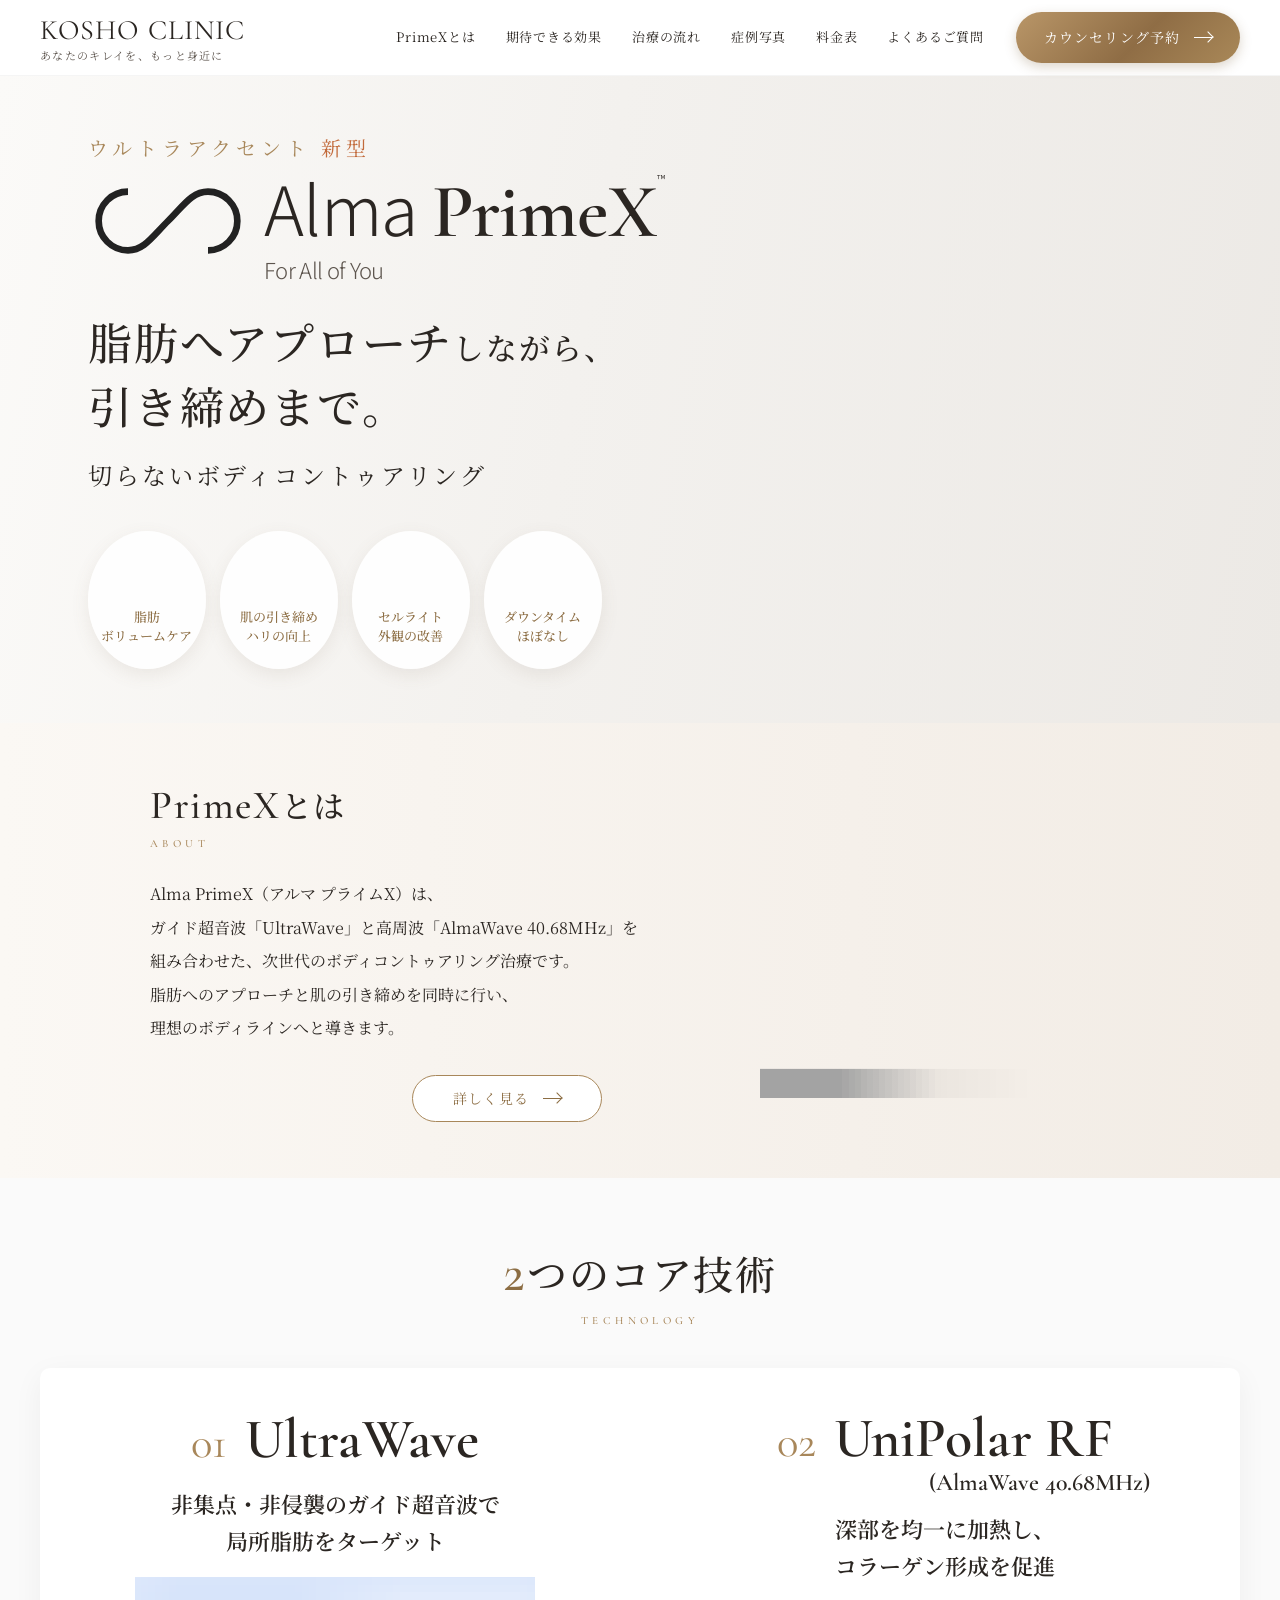
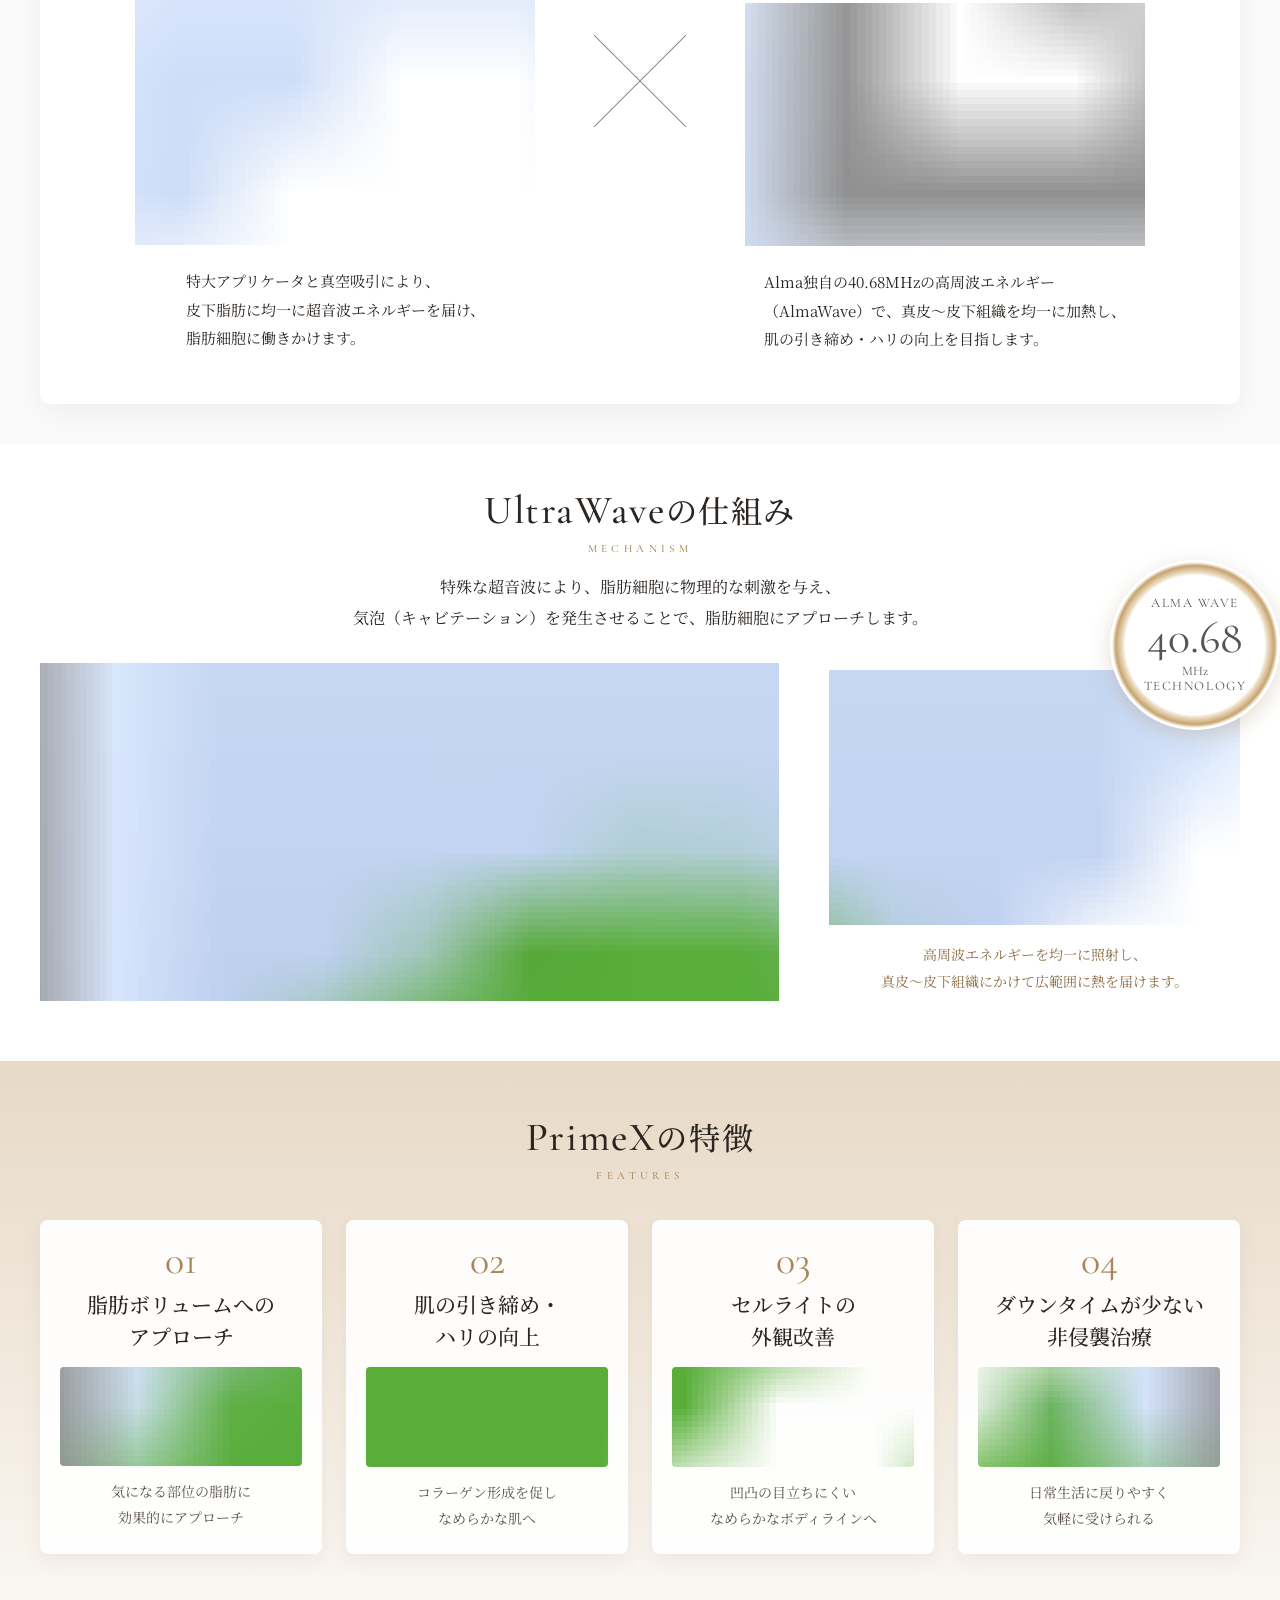
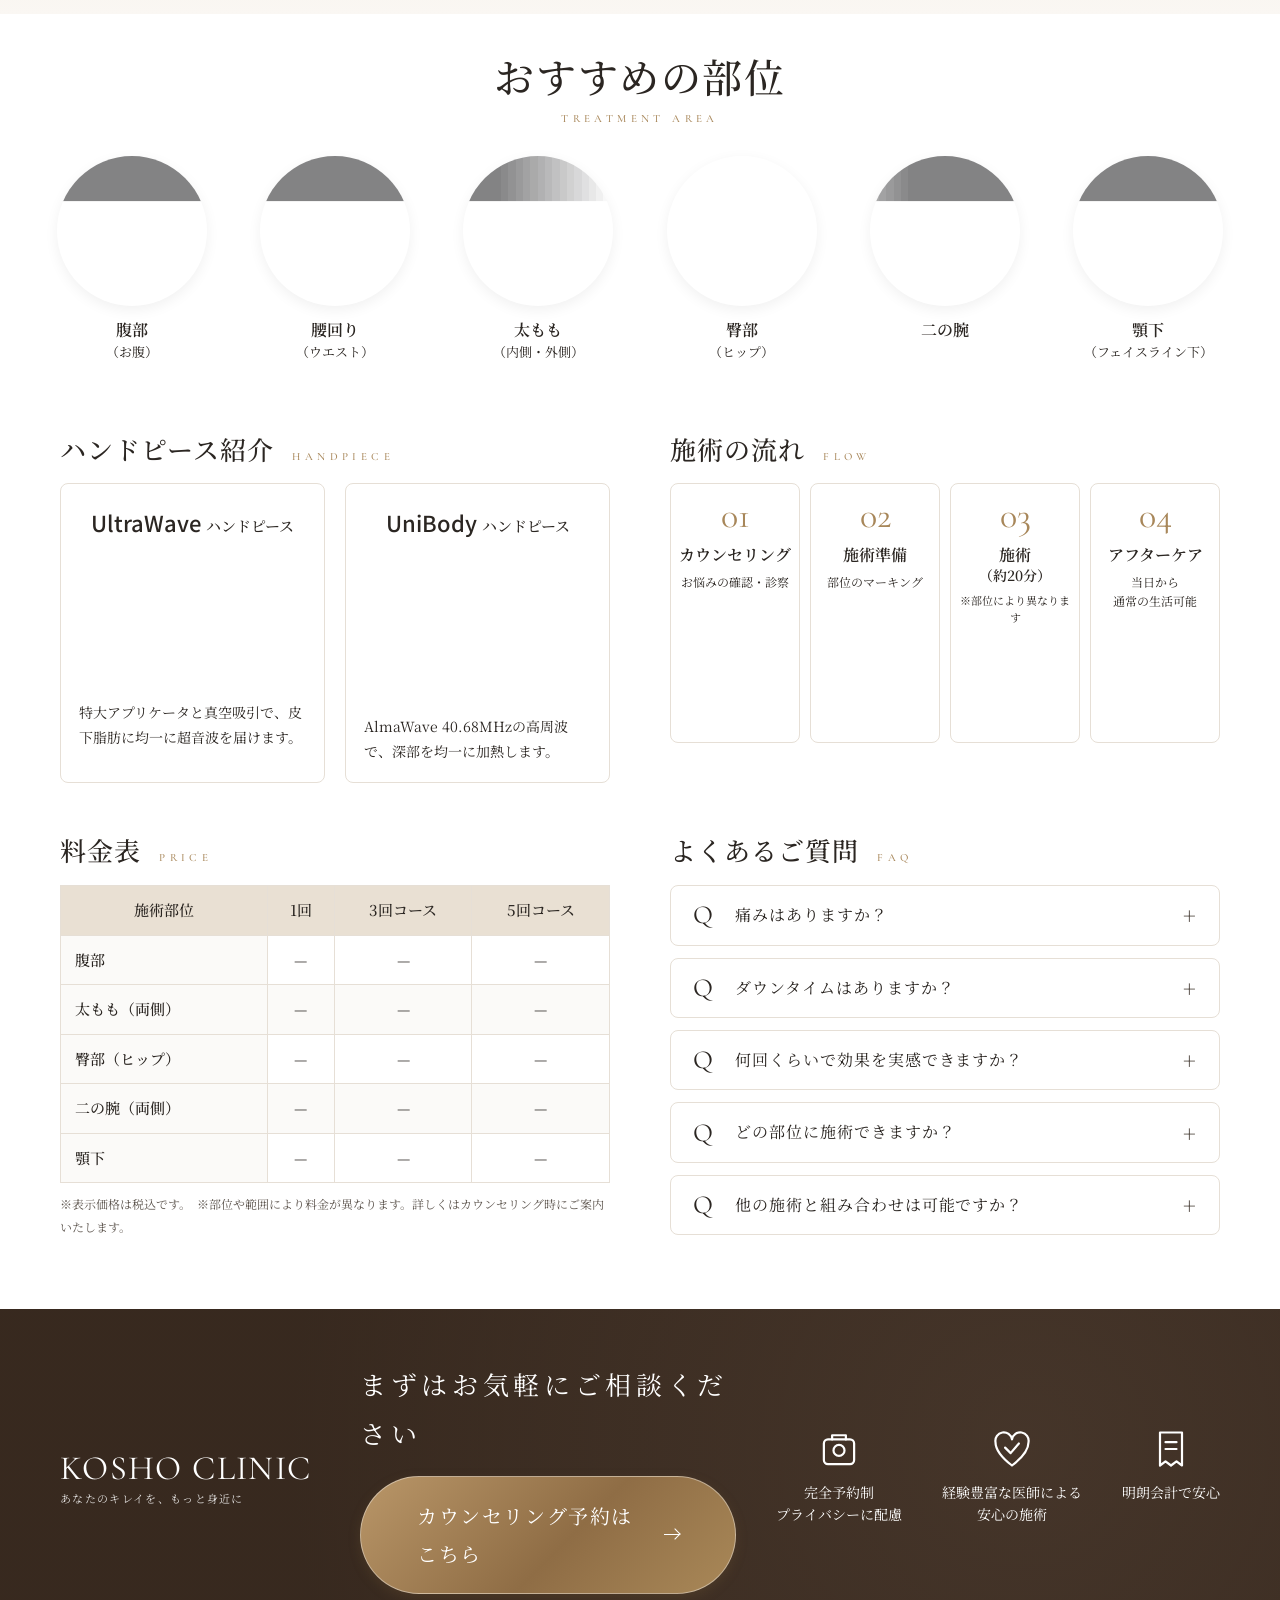
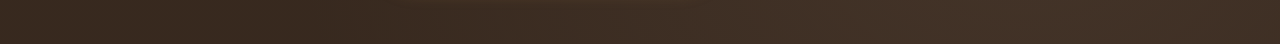
<file: lp-test/kosho/index.html>
<!DOCTYPE html>
<html lang="ja">
<head>
<meta charset="UTF-8">
<meta name="viewport" content="width=device-width, initial-scale=1">
<meta name="robots" content="noindex, nofollow">
<title>Alma PrimeX｜KOSHO CLINIC（テストコーディング）</title>
<link rel="preconnect" href="https://fonts.googleapis.com">
<link rel="preconnect" href="https://fonts.gstatic.com" crossorigin>
<link href="https://fonts.googleapis.com/css2?family=Cormorant+Garamond:wght@400;500;600&family=Noto+Serif+JP:wght@400;500;600&family=Noto+Sans+JP:wght@300;400;500&display=swap" rel="stylesheet">
<style>@charset "UTF-8";:root{--ink:#2b2622;--sub:#5d554e;--gold:#a8875a;--gold-d:#8c6d43;--line:#e6dfd6;--beige:#f4efe8;--serif:"Noto Serif JP","Yu Mincho",serif;--en:"Cormorant Garamond","Noto Serif JP",serif;--sans:"Noto Sans JP",sans-serif;--w:1200px}*,*::before,*::after{box-sizing:border-box}html{scroll-behavior:smooth;scroll-padding-top:80px}body{margin:0;color:var(--ink);font-family:var(--serif);font-size:15px;line-height:1.9;background:#fff;-webkit-font-smoothing:antialiased}img{max-width:100%;height:auto;display:block}a{color:inherit;text-decoration:none}ul,ol{list-style:none;margin:0;padding:0}h1,h2,h3,p,figure{margin:0}.btn{display:inline-flex;align-items:center;justify-content:center;gap:14px;border-radius:999px;font-family:var(--serif);letter-spacing:.08em;transition:opacity .3s,transform .3s}.btn:hover{opacity:.85;transform:translateY(-1px)}.btn--gold{color:#fff;background:linear-gradient(135deg,#b99668 0%,#8f6d45 55%,#a98858 100%);box-shadow:0 4px 12px rgba(120,90,50,.25);padding:12px 28px;font-size:14px}.btn--lg{padding:20px 56px;font-size:20px;border:1px solid rgba(255,255,255,.4)}.btn--line{border:1px solid var(--gold);color:var(--gold-d);padding:9px 40px;font-size:14px;background:#fff}.arrow{display:inline-block;width:18px;height:1px;background:currentColor;position:relative}.arrow::after{content:"";position:absolute;right:0;top:-4px;width:8px;height:8px;border-top:1px solid currentColor;border-right:1px solid currentColor;transform:rotate(45deg)}.ttl{text-align:center;font-weight:500;font-size:40px;line-height:1.3;letter-spacing:.04em;font-family:var(--en)}.ttl .jp{font-family:var(--serif);font-size:.78em}.ttl .num{font-size:1.35em;color:var(--gold-d)}.ttl .en{display:block;margin-top:6px;font-family:var(--en);font-size:11px;letter-spacing:.4em;color:var(--gold)}.ttl--left{text-align:left}.ttl--side{display:flex;align-items:baseline;gap:18px;text-align:left;font-family:var(--serif);font-size:26px;margin-bottom:18px}.ttl--side .en{display:inline;margin:0}.header{position:sticky;top:0;z-index:50;background:rgba(255,255,255,.92);backdrop-filter:blur(6px);border-bottom:1px solid rgba(0,0,0,.04)}.header__inner{max-width:1440px;margin:auto;display:flex;align-items:center;gap:32px;padding:12px 40px}.logo{display:flex;flex-direction:column;line-height:1.3}.logo__name{font-family:var(--en);font-size:28px;letter-spacing:.04em}.logo__tag{font-size:11px;letter-spacing:.12em;color:var(--sub)}.gnav{margin-left:auto}.gnav ul{display:flex;gap:30px;font-size:13px;letter-spacing:.06em}.gnav a:hover{color:var(--gold-d)}.menu-btn{display:none}.fv{background:linear-gradient(100deg,#fbfaf8 0%,#f3f1ee 45%,#ece9e5 100%);overflow:hidden}.fv__inner{max-width:1440px;margin:auto;display:grid;grid-template-columns:47% 53%;align-items:center;min-height:640px}.fv__text{padding:50px 0 50px 88px;position:relative;z-index:2}.fv__lead{color:var(--gold);font-size:20px;letter-spacing:.25em}.fv__lead span{color:#c26a3b}.fv__brand{display:flex;align-items:center;gap:16px;margin:6px 0 30px;font-weight:400}.fv__mark svg{width:160px;height:80px}.fv__name{font-family:var(--sans);font-weight:300;font-size:68px;line-height:1;letter-spacing:-.01em;white-space:nowrap}.fv__name b{font-family:var(--en);font-weight:600;font-size:1.12em}.fv__name sup{font-size:12px;vertical-align:top}.fv__name small{display:block;font-family:var(--sans);font-size:22px;margin-top:8px;color:var(--sub)}.fv__catch{font-size:44px;white-space:nowrap;line-height:1.45;font-weight:500;letter-spacing:.04em}.fv__catch .small{font-size:.7em}.fv__sub{font-size:24px;letter-spacing:.12em;margin:14px 0 34px}.fv__points{display:flex;gap:14px}.fv__points li{width:138px;height:138px;border-radius:50%;background:rgba(255,255,255,.92);box-shadow:0 6px 18px rgba(120,100,80,.1);display:flex;flex-direction:column;align-items:center;justify-content:center;text-align:center;font-size:13px;line-height:1.5;color:var(--gold-d);font-weight:500}.fv__points img{width:44px;height:44px;margin-bottom:8px}.fv__visual{align-self:stretch}.fv__visual img{width:100%;height:100%;object-fit:cover;object-position:left center}.about{background:linear-gradient(90deg,#fbf8f4 0%,#f2ece5 100%)}.about__inner{max-width:1440px;margin:auto;display:grid;grid-template-columns:1fr 520px;align-items:center}.about__text{padding:56px 40px 56px 150px}.about__text p{margin:26px 0 30px;font-size:16px;line-height:2.1}.about__text .btn{margin-left:46%}.about__img img{width:100%}.tech{padding:60px 20px 40px;background:#fafafa}.tech__box{max-width:var(--w);margin:40px auto 0;background:#fff;border-radius:10px;box-shadow:0 8px 30px rgba(0,0,0,.05);display:grid;grid-template-columns:1fr 120px 1fr;align-items:center;padding:40px 50px 50px}.tech__item{text-align:center}.tech__item h3{font-family:var(--en);font-weight:600;font-size:56px;line-height:1.1}.tech__item h3 .no{font-weight:400;color:var(--gold);margin-right:18px;font-size:.8em}.tech__item h3 small{display:block;font-family:var(--en);font-size:24px;text-align:right;padding-right:40px}.tech__lead{font-size:22px;font-weight:600;line-height:1.7;margin:14px 0 18px}.tech__item img{margin:0 auto 22px;width:400px;max-width:100%}.tech__item p:last-child{font-size:15px;text-align:left;display:inline-block}.tech__cross{position:relative;height:100px}.tech__cross::before,.tech__cross::after{content:"";position:absolute;left:50%;top:50%;width:130px;height:1px;background:#888}.tech__cross::before{transform:translate(-50%,-50%) rotate(45deg)}.tech__cross::after{transform:translate(-50%,-50%) rotate(-45deg)}.mech{padding:40px 20px 60px}.mech__lead{text-align:center;margin:16px 0 30px;font-size:16px}.mech__body{max-width:var(--w);margin:auto;display:grid;grid-template-columns:1.8fr 1fr;gap:50px;align-items:center}.mech__rf{position:relative}.mech__rf figcaption{text-align:center;font-size:14px;color:var(--gold-d);margin-top:16px}.badge{position:absolute;right:-40px;top:-110px;width:170px;height:170px;border-radius:50%;background:radial-gradient(circle,#fff 58%,#efe2cb 60%,#c7a46e 66%,#fff 69%);display:flex;flex-direction:column;align-items:center;justify-content:center;font-family:var(--en);color:#555;box-shadow:0 6px 20px rgba(150,120,70,.25);line-height:1.15}.badge__en{font-size:13px;letter-spacing:.12em}.badge__num{font-size:46px}.badge__unit{font-size:13px}.features{padding:50px 20px 60px;background:linear-gradient(180deg,#e7d9c6 0%,#f3ebe0 60%,#faf7f3 100%)}.features__list{max-width:var(--w);margin:36px auto 0;display:grid;grid-template-columns:repeat(4,1fr);gap:24px}.features__list li{background:rgba(255,255,255,.92);border-radius:8px;padding:18px 20px 22px;text-align:center;box-shadow:0 6px 20px rgba(120,90,60,.08)}.features__list .no{font-family:var(--en);font-size:40px;color:var(--gold);line-height:1.1}.features__list h3{font-size:21px;font-weight:500;line-height:1.55;margin:6px 0 14px;min-height:3.1em}.features__list img{width:100%;border-radius:4px}.features__list p{font-size:14px;margin-top:12px;color:var(--sub)}.area{padding:40px 20px 50px}.area__list{max-width:var(--w);margin:30px auto 0;display:grid;grid-template-columns:repeat(6,1fr);gap:20px;text-align:center;font-size:16px;font-weight:600;line-height:1.5}.area__list img{width:150px;height:150px;object-fit:cover;border-radius:50%;margin:0 auto 12px;box-shadow:0 4px 14px rgba(0,0,0,.06)}.area__list small{display:block;font-size:13px;font-weight:400}.two-col{max-width:var(--w);margin:auto;padding:20px 20px 70px;display:grid;grid-template-columns:1fr 1fr;gap:50px 60px}.hp__list{display:grid;grid-template-columns:1fr 1fr;gap:20px}.hp__item{border:1px solid var(--line);border-radius:8px;padding:18px}.hp__item h3{font-family:var(--sans);font-size:22px;font-weight:500;text-align:center}.hp__item h3 span{font-family:var(--serif);font-size:15px}.hp__item img{margin:10px auto;max-height:150px}.hp__item p{font-size:14px;line-height:1.8}.flow__list{display:grid;grid-template-columns:repeat(4,1fr);gap:10px}.flow__list li{border:1px solid var(--line);border-radius:8px;padding:14px 8px 8px;text-align:center;background:#fff}.flow__list .no{font-family:var(--en);font-size:36px;color:var(--gold);line-height:1}.flow__list h3{font-size:16px;font-weight:600;margin-top:8px;line-height:1.4}.flow__list h3 small{display:block;font-size:14px}.flow__list p{font-size:12px;line-height:1.6;min-height:3.2em;margin:6px 0 8px}.flow__list .note{font-size:11px}.flow__list img{border-radius:4px;width:100%}.price__scroll{overflow-x:auto}.price__table{width:100%;min-width:480px;border-collapse:collapse;font-size:15px;border:1px solid var(--line)}.price__table thead th{background:#e9e0d3;font-weight:500;padding:10px}.price__table th,.price__table td{border:1px solid var(--line);padding:10px 14px;text-align:center}.price__table tbody th{text-align:left;font-weight:500;background:#fbfaf8}.price__table tbody tr:nth-child(even) td{background:#fbfaf8}.price__note{font-size:12px;color:var(--sub);margin-top:10px}.faq__list{display:grid;gap:12px}.faq details{border:1px solid var(--line);border-radius:8px;background:#fff}.faq summary{list-style:none;cursor:pointer;padding:14px 54px 14px 64px;position:relative;font-size:16px;letter-spacing:.06em}.faq summary::-webkit-details-marker{display:none}.faq summary::before{content:"Q";position:absolute;left:22px;top:50%;transform:translateY(-50%);font-family:var(--en);font-size:26px}.faq summary::after{content:"+";position:absolute;right:22px;top:50%;transform:translateY(-50%);font-size:22px;color:var(--sub);transition:transform .3s}.faq details[open] summary::after{transform:translateY(-50%) rotate(45deg)}.faq details p{padding:0 24px 16px 64px;font-size:14px;color:var(--sub)}.cta{color:#fff;background:linear-gradient(rgba(54,40,30,.78),rgba(54,40,30,.78)),radial-gradient(circle at 80% 40%,#7a6352,#3d2d22 70%)}.cta__inner{max-width:1440px;margin:auto;display:grid;grid-template-columns:260px 1fr auto;align-items:center;gap:40px;padding:50px 60px}.logo--white .logo__tag{color:rgba(255,255,255,.85)}.logo--white .logo__name{font-size:34px}.cta__lead{font-size:26px;letter-spacing:.18em;margin-bottom:18px}.cta__points{display:flex;gap:40px;text-align:center;font-size:14px;line-height:1.6}.cta__points svg{width:44px;height:44px;margin:0 auto 10px;display:block;fill:none;stroke:#fff;stroke-width:1.6;stroke-linejoin:round;stroke-linecap:round}.two-col>*,.tech__box>*,.mech__body>*,.hp__list>*,.fv__inner>*,.about__inner>*{min-width:0}.fade{opacity:0;transform:translateY(20px);transition:opacity .8s ease,transform .8s ease}.fade.is-in{opacity:1;transform:none}@media (prefers-reduced-motion:reduce){.fade{opacity:1;transform:none;transition:none}html{scroll-behavior:auto}}@media (max-width:1100px){.gnav ul{gap:18px;font-size:12px}.fv__text{padding-left:40px}.fv__name{font-size:52px}.fv__catch{font-size:40px}.fv__points li{width:116px;height:116px;font-size:12px}.about__text{padding-left:40px}.tech__box{padding:30px;grid-template-columns:1fr 60px 1fr}.tech__item h3{font-size:40px}.two-col{grid-template-columns:1fr}.cta__inner{grid-template-columns:1fr;text-align:center;justify-items:center}}@media (max-width:960px){.gnav{position:fixed;inset:64px 0 auto 0;background:#fff;padding:10px 24px 24px;box-shadow:0 10px 20px rgba(0,0,0,.08);transform:translateY(-120%);transition:transform .35s;z-index:-1}.gnav.is-open{transform:none}.gnav ul{flex-direction:column;gap:0;font-size:15px}.gnav li a{display:block;padding:12px 0;border-bottom:1px solid var(--line)}.header__cta{margin-left:auto;padding:9px 18px;font-size:13px}.menu-btn{display:flex;flex-direction:column;justify-content:center;gap:6px;width:40px;height:40px;border:0;background:none;padding:8px;cursor:pointer}.menu-btn span{display:block;height:1px;background:var(--ink)}.header__inner{padding:10px 20px;gap:14px}.logo__name{font-size:22px}.fv__inner{grid-template-columns:1fr;min-height:0}.fv__text{padding:36px 24px 10px}.fv__visual img{height:auto}.about__inner{grid-template-columns:1fr}.about__text{padding:44px 24px 20px}.about__text .btn{margin-left:0}.tech__box{grid-template-columns:1fr}.tech__cross{height:70px}.tech__cross::before,.tech__cross::after{width:80px}.mech__body{grid-template-columns:1fr}.badge{right:0;top:-70px;width:130px;height:130px}.badge__num{font-size:34px}.features__list{grid-template-columns:repeat(2,1fr)}.area__list{grid-template-columns:repeat(3,1fr)}}@media (max-width:600px){body{font-size:14px}.header__cta{display:none}.ttl{font-size:30px}.ttl--side{font-size:22px}.fv__lead{font-size:15px}.fv__mark svg{width:90px;height:46px}.fv__name{font-size:38px}.fv__name small{font-size:15px}.fv__catch{font-size:28px}.fv__sub{font-size:17px;margin-bottom:22px}.fv__points{gap:6px;justify-content:space-between}.fv__points li{width:calc((100vw - 66px) / 4);height:calc((100vw - 66px) / 4);font-size:10px;line-height:1.35}.fv__points img{width:28px;height:28px;margin-bottom:4px}.about__text p{font-size:14px}.about__text p br,.mech__lead br,.tech__item p br{display:none}.tech__item h3{font-size:34px}.tech__item h3 small{font-size:18px;text-align:center;padding:0}.tech__lead{font-size:18px}.mech__lead{font-size:14px;text-align:left}.features__list{gap:12px}.features__list li{padding:14px 10px 16px}.features__list h3{font-size:13px;letter-spacing:0}.features__list p{font-size:12px}.area__list{gap:16px 10px;font-size:14px}.area__list img{width:26vw;height:26vw}.area__list small{font-size:11px}.hp__list{grid-template-columns:1fr}.flow__list{grid-template-columns:repeat(2,1fr)}.faq summary{padding-left:52px;font-size:14px}.faq summary::before{left:16px}.cta__inner{padding:40px 20px;gap:26px}.cta__lead{font-size:18px;letter-spacing:.1em}.btn--lg{padding:16px 28px;font-size:16px}.cta__points{gap:10px;font-size:11px;word-break:keep-all;overflow-wrap:anywhere}.price__table{min-width:0;font-size:13px}.price__table th,.price__table td{padding:8px 6px}.price__table tbody th{white-space:nowrap}}svg.crop{display:block;width:100%;height:auto;max-width:100%}.fv__visual svg.crop{height:100%}.fv__points svg.crop{width:44px;height:44px;margin-bottom:8px}.area__list svg.crop{width:150px;height:150px;border-radius:50%;margin:0 auto 12px;box-shadow:0 4px 14px rgba(0,0,0,.06)}.tech__item svg.crop{width:400px;margin:0 auto 22px}.hp__item svg.crop{max-height:150px;margin:10px auto}.flow__list svg.crop,.features__list svg.crop{border-radius:4px}@media (max-width:960px){.fv__visual svg.crop{height:auto}}@media (max-width:600px){.fv__points svg.crop{width:28px;height:28px;margin-bottom:4px}.area__list svg.crop{width:26vw;height:26vw}}</style>
</head>
<body>
<header class="header">
<div class="header__inner">
<a class="logo" href="#top">
<span class="logo__name">KOSHO CLINIC</span>
<span class="logo__tag">あなたのキレイを、もっと身近に</span>
</a>
<nav class="gnav" id="gnav" aria-label="メインメニュー">
<ul>
<li><a href="#about">PrimeXとは</a></li>
<li><a href="#features">期待できる効果</a></li>
<li><a href="#flow">治療の流れ</a></li>
<li><a href="#area">症例写真</a></li>
<li><a href="#price">料金表</a></li>
<li><a href="#faq">よくあるご質問</a></li>
</ul>
</nav>
<a class="btn btn--gold header__cta" href="#contact">カウンセリング予約<span class="arrow" aria-hidden="true"></span></a>
<button class="menu-btn" type="button" aria-controls="gnav" aria-expanded="false" aria-label="メニューを開く"><span></span><span></span><span></span></button>
</div>
</header>
<main id="top">
<!-- FV -->
<section class="fv">
<div class="fv__inner">
<div class="fv__text">
<p class="fv__lead">ウルトラアクセント <span>新型</span></p>
<h1 class="fv__brand">
<span class="fv__mark" aria-hidden="true"><svg viewBox="0 0 120 60"><path d="M30 8a22 22 0 1 0 0 44c12 0 18-10 30-22s18-22 30-22a22 22 0 1 1 0 44" fill="none" stroke="#222" stroke-width="5"/></svg></span>
<span class="fv__name">Alma <b>PrimeX</b><sup>™</sup><small>For All of You</small></span>
</h1>
<p class="fv__catch">脂肪へアプローチ<span class="small">しながら、</span><br>引き締めまで。</p>
<p class="fv__sub">切らないボディコントゥアリング</p>
<ul class="fv__points">
<li><svg class="crop" viewBox="59 295 34 34" preserveAspectRatio="xMidYMid meet" aria-hidden="true"><image href="https://crowdworks.jp/attachments/59400986.png" width="786" height="2001"/></svg>脂肪<br>ボリュームケア</li>
<li><svg class="crop" viewBox="143 295 34 34" preserveAspectRatio="xMidYMid meet" aria-hidden="true"><image href="https://crowdworks.jp/attachments/59400986.png" width="786" height="2001"/></svg>肌の引き締め<br>ハリの向上</li>
<li><svg class="crop" viewBox="225 295 34 34" preserveAspectRatio="xMidYMid meet" aria-hidden="true"><image href="https://crowdworks.jp/attachments/59400986.png" width="786" height="2001"/></svg>セルライト<br>外観の改善</li>
<li><svg class="crop" viewBox="308 295 34 34" preserveAspectRatio="xMidYMid meet" aria-hidden="true"><image href="https://crowdworks.jp/attachments/59400986.png" width="786" height="2001"/></svg>ダウンタイム<br>ほぼなし</li>
</ul>
</div>
<div class="fv__visual"><svg class="crop" viewBox="418 42 368 351" preserveAspectRatio="xMidYMid slice" role="img" aria-label="Alma PrimeX 本体とハンドピース"><image href="https://crowdworks.jp/attachments/59400986.png" width="786" height="2001"/></svg></div>
</div>
</section>
<!-- ABOUT -->
<section class="about" id="about">
<div class="about__inner">
<div class="about__text">
<h2 class="ttl ttl--left">PrimeX<span class="jp">とは</span><span class="en">ABOUT</span></h2>
<p>Alma PrimeX（アルマ プライムX）は、<br>ガイド超音波「UltraWave」と高周波「AlmaWave 40.68MHz」を<br>組み合わせた、次世代のボディコントゥアリング治療です。<br>脂肪へのアプローチと肌の引き締めを同時に行い、<br>理想のボディラインへと導きます。</p>
<a class="btn btn--line" href="#tech">詳しく見る<span class="arrow" aria-hidden="true"></span></a>
</div>
<div class="about__img"><svg class="crop" viewBox="490 400 296 168" preserveAspectRatio="xMidYMid meet" role="img" aria-label="UltraWave ハンドピース"><image href="https://crowdworks.jp/attachments/59400986.png" width="786" height="2001"/></svg></div>
</div>
</section>
<!-- TECHNOLOGY -->
<section class="tech" id="tech">
<h2 class="ttl"><span class="num">2</span>つのコア技術<span class="en">TECHNOLOGY</span></h2>
<div class="tech__box">
<div class="tech__item">
<h3><span class="no">01</span>UltraWave</h3>
<p class="tech__lead">非集点・非侵襲のガイド超音波で<br>局所脂肪をターゲット</p>
<svg class="crop" viewBox="120 698 200 134" preserveAspectRatio="xMidYMid meet" role="img" aria-label="UltraWave の作用イメージ"><image href="https://crowdworks.jp/attachments/59400986.png" width="786" height="2001"/></svg>
<p>特大アプリケータと真空吸引により、<br>皮下脂肪に均一に超音波エネルギーを届け、<br>脂肪細胞に働きかけます。</p>
</div>
<div class="tech__cross" aria-hidden="true"></div>
<div class="tech__item">
<h3><span class="no">02</span>UniPolar RF<small>(AlmaWave 40.68MHz)</small></h3>
<p class="tech__lead">深部を均一に加熱し、<br>コラーゲン形成を促進</p>
<svg class="crop" viewBox="485 712 197 120" preserveAspectRatio="xMidYMid meet" role="img" aria-label="UniPolar RF の作用イメージ"><image href="https://crowdworks.jp/attachments/59400986.png" width="786" height="2001"/></svg>
<p>Alma独自の40.68MHzの高周波エネルギー<br>（AlmaWave）で、真皮〜皮下組織を均一に加熱し、<br>肌の引き締め・ハリの向上を目指します。</p>
</div>
</div>
</section>
<!-- MECHANISM -->
<section class="mech">
<h2 class="ttl">UltraWave<span class="jp">の仕組み</span><span class="en">MECHANISM</span></h2>
<p class="mech__lead">特殊な超音波により、脂肪細胞に物理的な刺激を与え、<br>気泡（キャビテーション）を発生させることで、脂肪細胞にアプローチします。</p>
<div class="mech__body">
<figure class="mech__wave"><svg class="crop" viewBox="45 985 400 183" preserveAspectRatio="xMidYMid meet" role="img" aria-label="圧縮波と拡張波による気泡の形成・成長・崩壊の図"><image href="https://crowdworks.jp/attachments/59400986.png" width="786" height="2001"/></svg></figure>
<figure class="mech__rf">
<div class="badge"><span class="badge__en">ALMA WAVE</span><span class="badge__num">40.68</span><span class="badge__unit">MHz</span><span class="badge__en">TECHNOLOGY</span></div>
<svg class="crop" viewBox="500 985 225 140" preserveAspectRatio="xMidYMid meet" role="img" aria-label="高周波エネルギーが組織に広がるイメージ"><image href="https://crowdworks.jp/attachments/59400986.png" width="786" height="2001"/></svg>
<figcaption>高周波エネルギーを均一に照射し、<br>真皮〜皮下組織にかけて広範囲に熱を届けます。</figcaption>
</figure>
</div>
</section>
<!-- FEATURES -->
<section class="features" id="features">
<h2 class="ttl">PrimeX<span class="jp">の特徴</span><span class="en">FEATURES</span></h2>
<ul class="features__list">
<li><span class="no">01</span><h3>脂肪ボリュームへの<br>アプローチ</h3><svg class="crop" viewBox="40 1288 144 59" preserveAspectRatio="xMidYMid meet" aria-hidden="true"><image href="https://crowdworks.jp/attachments/59400986.png" width="786" height="2001"/></svg><p>気になる部位の脂肪に<br>効果的にアプローチ</p></li>
<li><span class="no">02</span><h3>肌の引き締め・<br>ハリの向上</h3><svg class="crop" viewBox="228 1288 143 59" preserveAspectRatio="xMidYMid meet" aria-hidden="true"><image href="https://crowdworks.jp/attachments/59400986.png" width="786" height="2001"/></svg><p>コラーゲン形成を促し<br>なめらかな肌へ</p></li>
<li><span class="no">03</span><h3>セルライトの<br>外観改善</h3><svg class="crop" viewBox="416 1288 143 59" preserveAspectRatio="xMidYMid meet" aria-hidden="true"><image href="https://crowdworks.jp/attachments/59400986.png" width="786" height="2001"/></svg><p>凹凸の目立ちにくい<br>なめらかなボディラインへ</p></li>
<li><span class="no">04</span><h3>ダウンタイムが少ない<br>非侵襲治療</h3><svg class="crop" viewBox="604 1288 143 59" preserveAspectRatio="xMidYMid meet" aria-hidden="true"><image href="https://crowdworks.jp/attachments/59400986.png" width="786" height="2001"/></svg><p>日常生活に戻りやすく<br>気軽に受けられる</p></li>
</ul>
</section>
<!-- AREA -->
<section class="area" id="area">
<h2 class="ttl">おすすめの部位<span class="en">TREATMENT AREA</span></h2>
<ul class="area__list">
<li><svg class="crop" viewBox="74 1428 76 72" preserveAspectRatio="xMidYMid slice" aria-hidden="true"><image href="https://crowdworks.jp/attachments/59400986.png" width="786" height="2001"/></svg>腹部<small>（お腹）</small></li>
<li><svg class="crop" viewBox="184 1428 76 72" preserveAspectRatio="xMidYMid slice" aria-hidden="true"><image href="https://crowdworks.jp/attachments/59400986.png" width="786" height="2001"/></svg>腰回り<small>（ウエスト）</small></li>
<li><svg class="crop" viewBox="292 1428 76 72" preserveAspectRatio="xMidYMid slice" aria-hidden="true"><image href="https://crowdworks.jp/attachments/59400986.png" width="786" height="2001"/></svg>太もも<small>（内側・外側）</small></li>
<li><svg class="crop" viewBox="403 1428 76 72" preserveAspectRatio="xMidYMid slice" aria-hidden="true"><image href="https://crowdworks.jp/attachments/59400986.png" width="786" height="2001"/></svg>臀部<small>（ヒップ）</small></li>
<li><svg class="crop" viewBox="513 1428 76 72" preserveAspectRatio="xMidYMid slice" aria-hidden="true"><image href="https://crowdworks.jp/attachments/59400986.png" width="786" height="2001"/></svg>二の腕</li>
<li><svg class="crop" viewBox="623 1428 76 72" preserveAspectRatio="xMidYMid slice" aria-hidden="true"><image href="https://crowdworks.jp/attachments/59400986.png" width="786" height="2001"/></svg>顎下<small>（フェイスライン下）</small></li>
</ul>
</section>
<div class="two-col">
<!-- HANDPIECE -->
<section class="hp">
<h2 class="ttl ttl--side">ハンドピース紹介<span class="en">HANDPIECE</span></h2>
<div class="hp__list">
<div class="hp__item"><h3>UltraWave <span>ハンドピース</span></h3><svg class="crop" viewBox="50 1590 140 84" preserveAspectRatio="xMidYMid meet" role="img" aria-label="UltraWave ハンドピース"><image href="https://crowdworks.jp/attachments/59400986.png" width="786" height="2001"/></svg><p>特大アプリケータと真空吸引で、皮下脂肪に均一に超音波を届けます。</p></div>
<div class="hp__item"><h3>UniBody <span>ハンドピース</span></h3><svg class="crop" viewBox="250 1590 120 84" preserveAspectRatio="xMidYMid meet" role="img" aria-label="UniBody ハンドピース"><image href="https://crowdworks.jp/attachments/59400986.png" width="786" height="2001"/></svg><p>AlmaWave 40.68MHzの高周波で、深部を均一に加熱します。</p></div>
</div>
</section>
<!-- FLOW -->
<section class="flow" id="flow">
<h2 class="ttl ttl--side">施術の流れ<span class="en">FLOW</span></h2>
<ol class="flow__list">
<li><span class="no">01</span><h3>カウンセリング</h3><p>お悩みの確認・診察</p><svg class="crop" viewBox="415 1638 79 70" preserveAspectRatio="xMidYMid meet" aria-hidden="true"><image href="https://crowdworks.jp/attachments/59400986.png" width="786" height="2001"/></svg></li>
<li><span class="no">02</span><h3>施術準備</h3><p>部位のマーキング</p><svg class="crop" viewBox="506 1638 79 70" preserveAspectRatio="xMidYMid meet" aria-hidden="true"><image href="https://crowdworks.jp/attachments/59400986.png" width="786" height="2001"/></svg></li>
<li><span class="no">03</span><h3>施術<small>（約20分）</small></h3><p class="note">※部位により異なります</p><svg class="crop" viewBox="598 1638 79 70" preserveAspectRatio="xMidYMid meet" aria-hidden="true"><image href="https://crowdworks.jp/attachments/59400986.png" width="786" height="2001"/></svg></li>
<li><span class="no">04</span><h3>アフターケア</h3><p>当日から<br>通常の生活可能</p><svg class="crop" viewBox="690 1638 80 70" preserveAspectRatio="xMidYMid meet" aria-hidden="true"><image href="https://crowdworks.jp/attachments/59400986.png" width="786" height="2001"/></svg></li>
</ol>
</section>
<!-- PRICE -->
<section class="price" id="price">
<h2 class="ttl ttl--side">料金表<span class="en">PRICE</span></h2>
<div class="price__scroll">
<table class="price__table">
<thead><tr><th scope="col">施術部位</th><th scope="col">1回</th><th scope="col">3回コース</th><th scope="col">5回コース</th></tr></thead>
<tbody>
<tr><th scope="row">腹部</th><td>—</td><td>—</td><td>—</td></tr>
<tr><th scope="row">太もも（両側）</th><td>—</td><td>—</td><td>—</td></tr>
<tr><th scope="row">臀部（ヒップ）</th><td>—</td><td>—</td><td>—</td></tr>
<tr><th scope="row">二の腕（両側）</th><td>—</td><td>—</td><td>—</td></tr>
<tr><th scope="row">顎下</th><td>—</td><td>—</td><td>—</td></tr>
</tbody>
</table>
</div>
<p class="price__note">※表示価格は税込です。　※部位や範囲により料金が異なります。詳しくはカウンセリング時にご案内いたします。</p>
</section>
<!-- FAQ -->
<section class="faq" id="faq">
<h2 class="ttl ttl--side">よくあるご質問<span class="en">FAQ</span></h2>
<div class="faq__list">
<details><summary>痛みはありますか？</summary><p>回答テキストが入ります。</p></details>
<details><summary>ダウンタイムはありますか？</summary><p>回答テキストが入ります。</p></details>
<details><summary>何回くらいで効果を実感できますか？</summary><p>回答テキストが入ります。</p></details>
<details><summary>どの部位に施術できますか？</summary><p>回答テキストが入ります。</p></details>
<details><summary>他の施術と組み合わせは可能ですか？</summary><p>回答テキストが入ります。</p></details>
</div>
</section>
</div>
</main>
<footer class="cta" id="contact">
<div class="cta__inner">
<div class="logo logo--white"><span class="logo__name">KOSHO CLINIC</span><span class="logo__tag">あなたのキレイを、もっと身近に</span></div>
<div class="cta__main">
<p class="cta__lead">まずはお気軽にご相談ください</p>
<a class="btn btn--gold btn--lg" href="#contact">カウンセリング予約はこちら<span class="arrow" aria-hidden="true"></span></a>
</div>
<ul class="cta__points">
<li><svg viewBox="0 0 32 32" aria-hidden="true"><rect x="5" y="9" width="22" height="18" rx="3"/><path d="M11 9V6h10v3M12 17a4 4 0 1 0 8 0 4 4 0 1 0-8 0"/></svg>完全予約制<br>プライバシーに配慮</li>
<li><svg viewBox="0 0 32 32" aria-hidden="true"><path d="M16 28C7 21 4 16 4 11a6 6 0 0 1 12-2 6 6 0 0 1 12 2c0 5-3 10-12 17z"/><path d="M11 15l4 4 6-7"/></svg>経験豊富な医師による<br>安心の施術</li>
<li><svg viewBox="0 0 32 32" aria-hidden="true"><path d="M8 4h16v24l-4-3-4 3-4-3-4 3z"/><path d="M12 11h8M12 16h8"/></svg>明朗会計で安心</li>
</ul>
</div>
</footer>
<script>
// スマホ用メニューの開閉
const btn = document.querySelector('.menu-btn');
const nav = document.getElementById('gnav');
btn.addEventListener('click', () => {
const open = nav.classList.toggle('is-open');
btn.setAttribute('aria-expanded', open);
btn.setAttribute('aria-label', open ? 'メニューを閉じる' : 'メニューを開く');
});
nav.querySelectorAll('a').forEach(a => a.addEventListener('click', () => { nav.classList.remove('is-open'); btn.setAttribute('aria-expanded', false); }));
// スクロールでのフェードイン
const io = new IntersectionObserver(es => es.forEach(e => { if (e.isIntersecting) { e.target.classList.add('is-in'); io.unobserve(e.target); } }), {threshold: .15});
document.querySelectorAll('.ttl, .tech__item, .features__list li, .area__list li, .hp__item, .flow__list li').forEach(el => { el.classList.add('fade'); io.observe(el); });
</script>
</body>
</html>
</file>
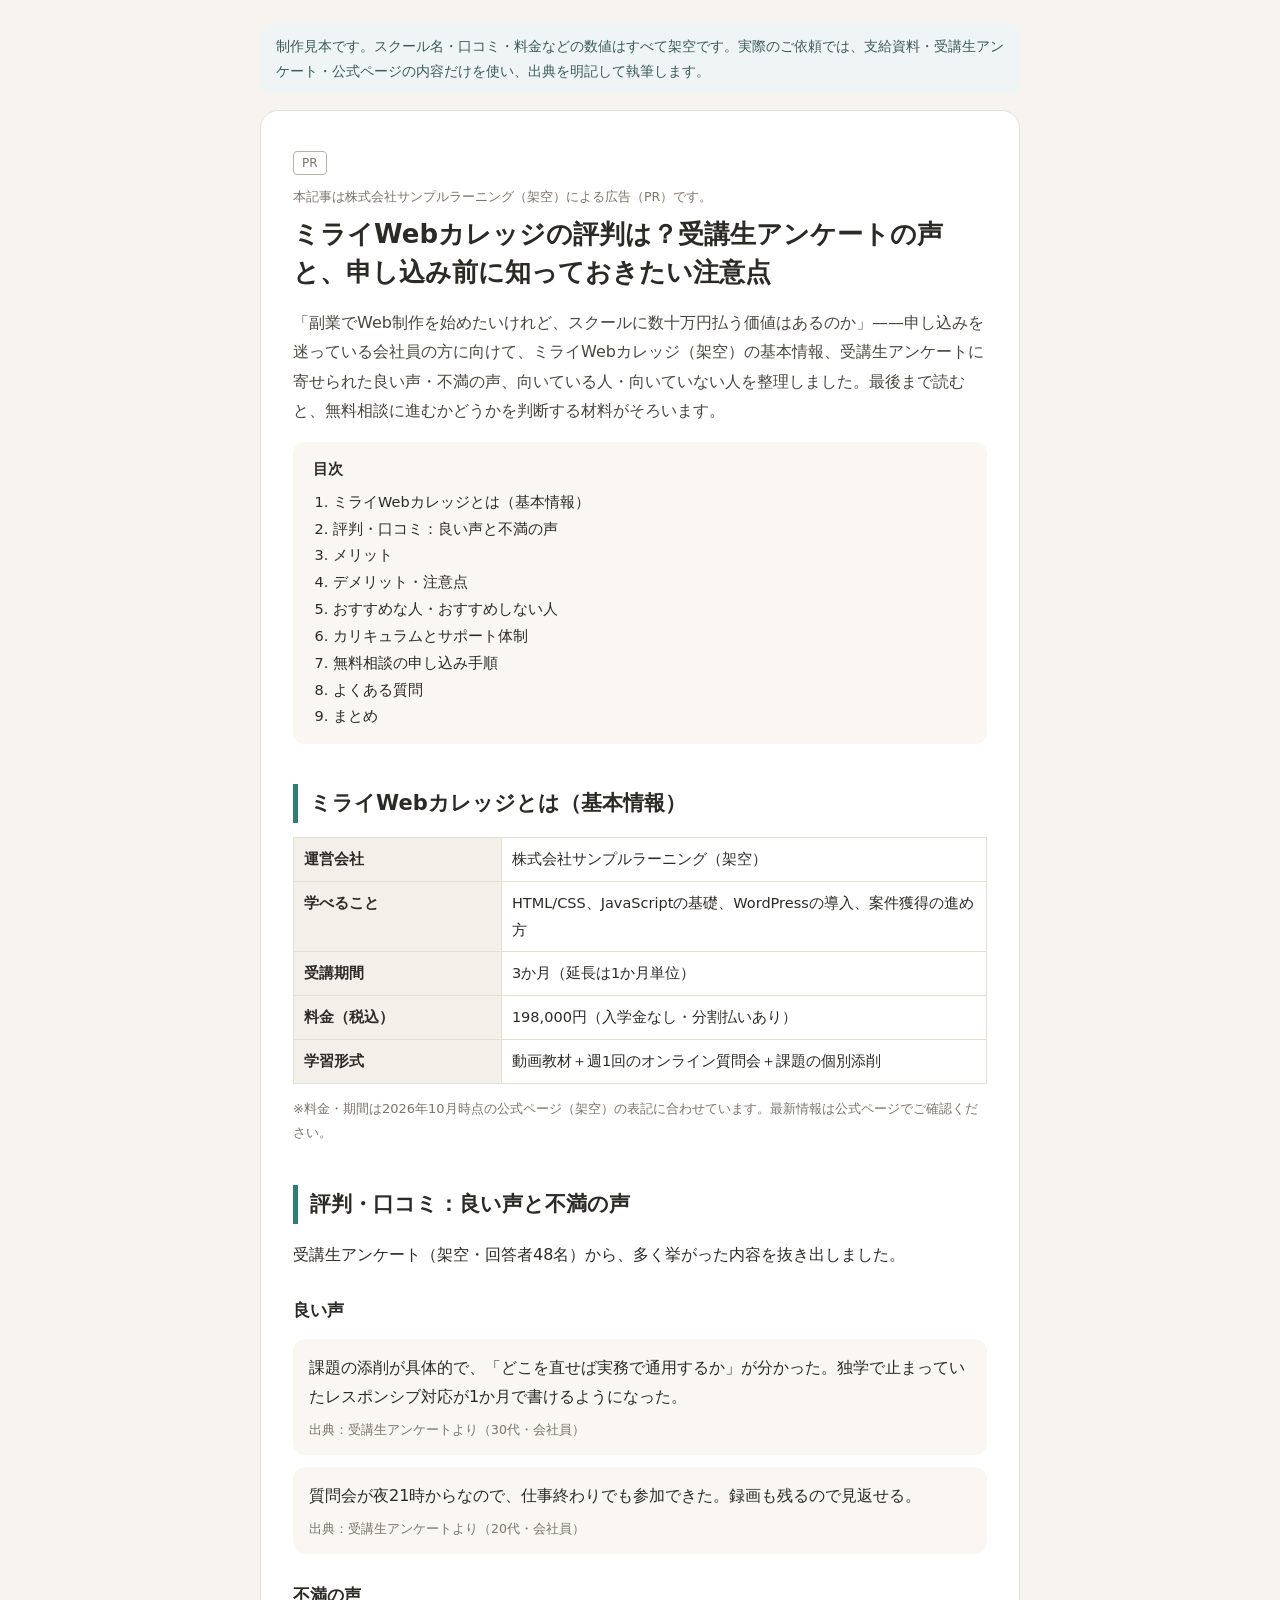
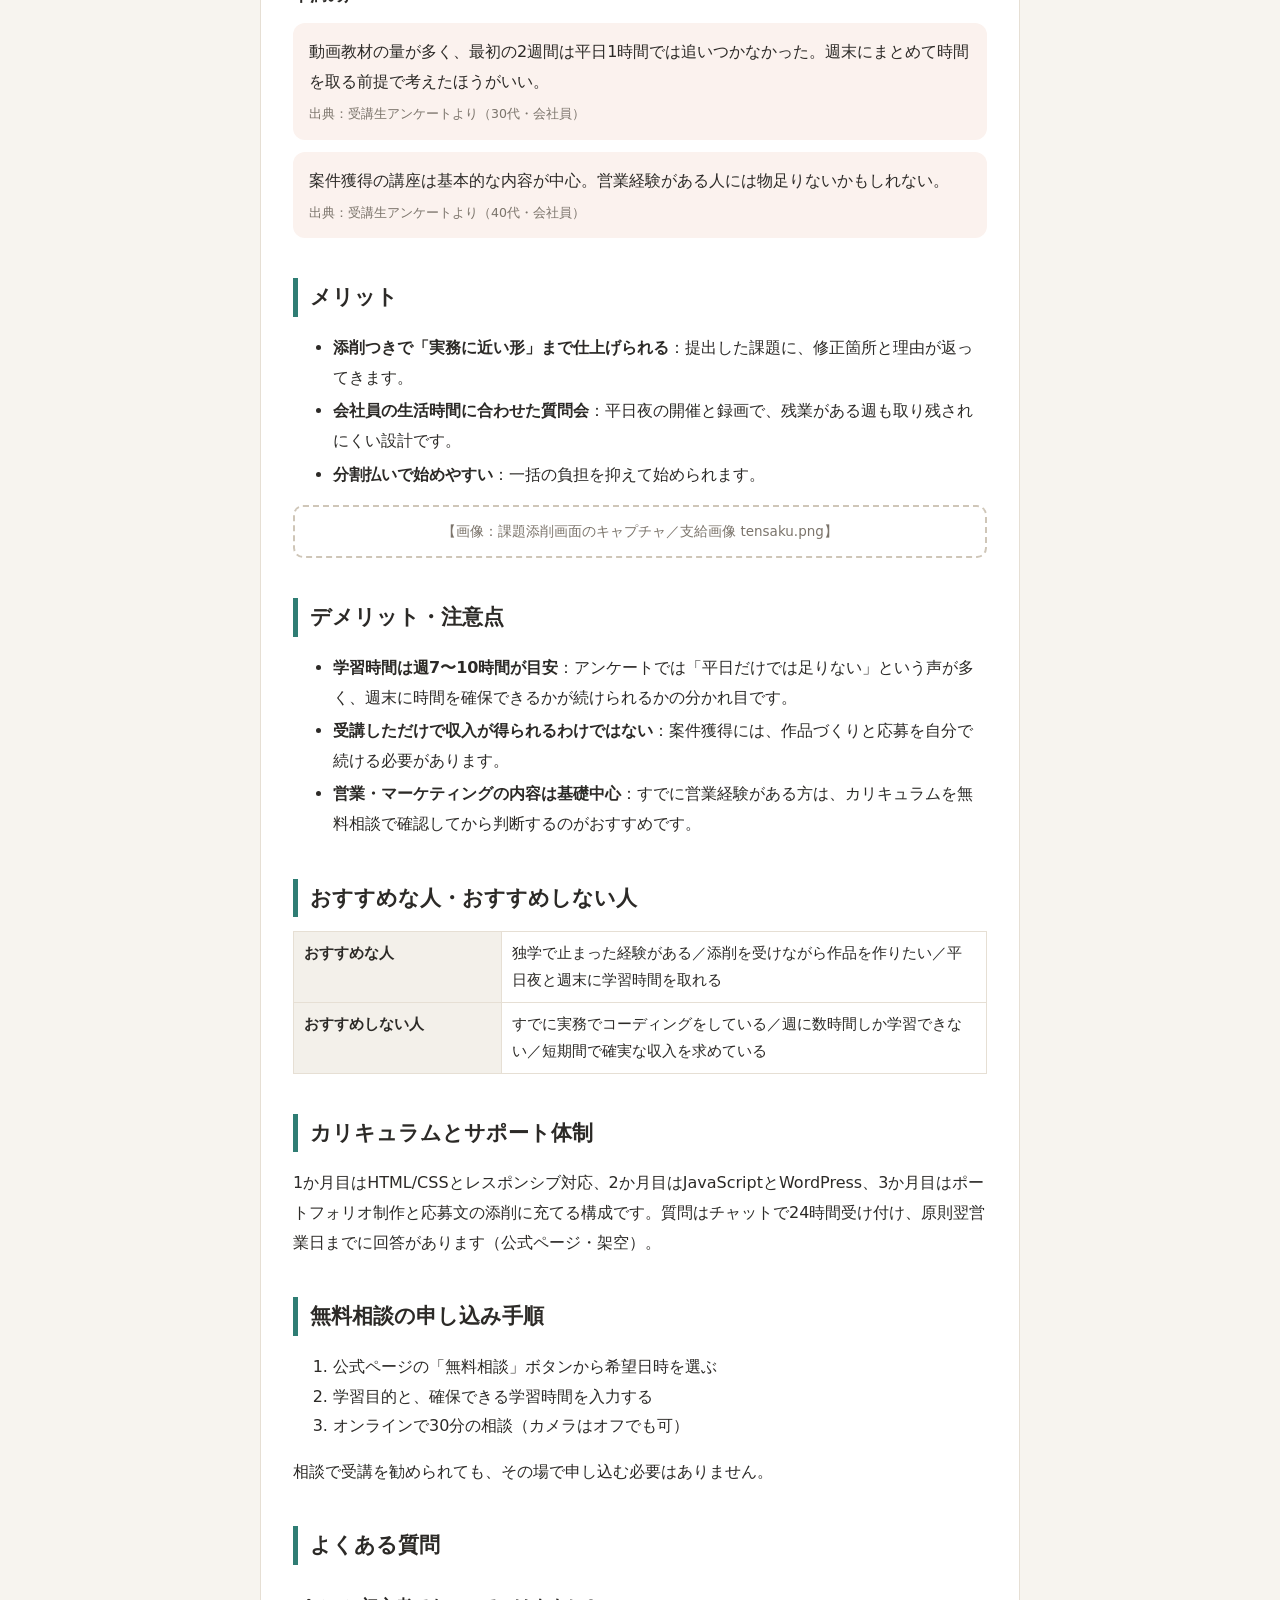
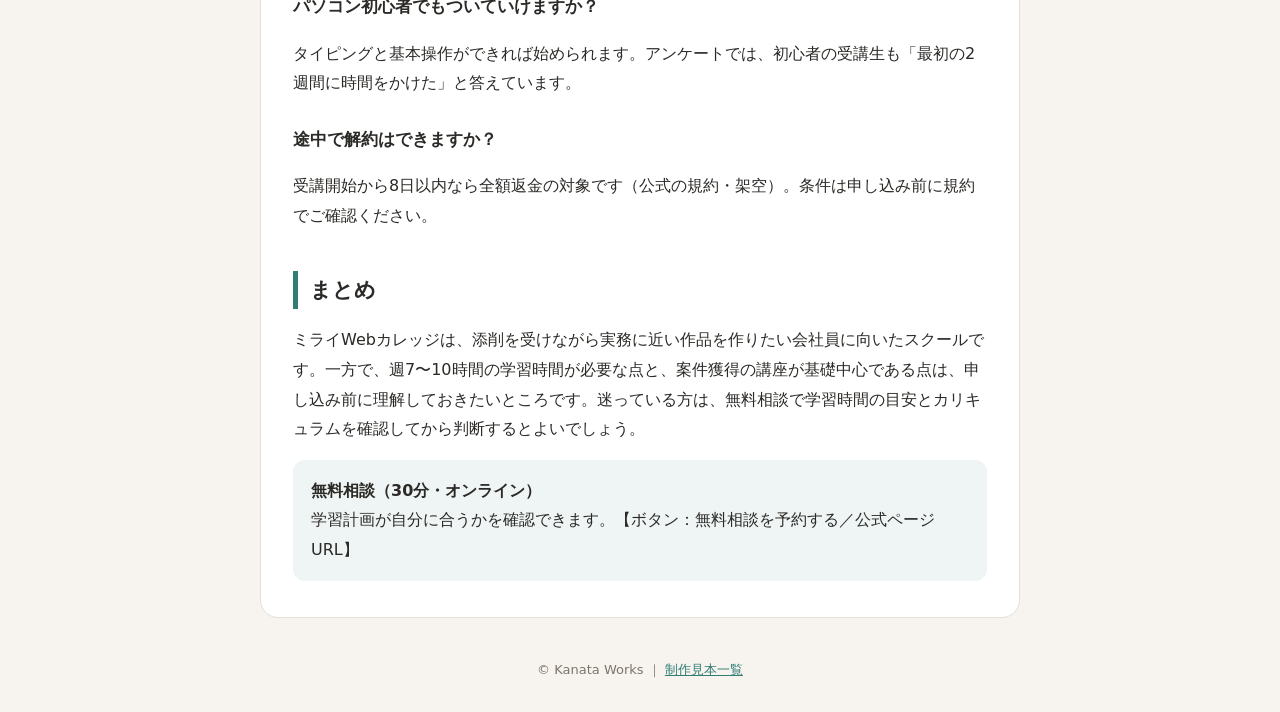
<file: samples/article-school/index.html>
<!doctype html>
<html lang="ja">
<head>
<meta charset="utf-8">
<meta name="viewport" content="width=device-width, initial-scale=1">
<title>記事制作見本：オンラインスクールの評判・口コミ記事 — Kanata Works</title>
<meta name="description" content="Kanata Works の記事制作見本。架空のオンラインスクールを題材にした評判・口コミ紹介記事（出典表記・PR表記・良い点と注意点の併記）。">
<style>
:root{--bg:#f7f4ef;--card:#fff;--line:#e6dfd4;--fg:#2c2a27;--mute:#7b746b;--accent:#2f7d74}
*{box-sizing:border-box}
body{margin:0;background:var(--bg);color:var(--fg);font:16px/1.85 "Hiragino Sans","Noto Sans JP",system-ui,sans-serif}
.note{max-width:760px;margin:24px auto 0;padding:10px 16px;background:#eef5f4;border-radius:10px;font-size:13.5px;color:#3d5a56}
article{max-width:760px;margin:16px auto 40px;background:var(--card);border:1px solid var(--line);border-radius:18px;padding:36px 32px}
.pr{display:inline-block;border:1px solid #b9b2a7;color:var(--mute);font-size:12px;border-radius:4px;padding:0 8px;margin-bottom:10px}
h1{font-size:26px;line-height:1.45;margin:0 0 12px}
.lead{color:#4a4640}
h2{font-size:21px;border-left:5px solid var(--accent);padding-left:12px;margin:40px 0 14px}
h3{font-size:17px;margin:26px 0 8px}
table{border-collapse:collapse;width:100%;font-size:14.5px}
th,td{border:1px solid var(--line);padding:8px 10px;text-align:left;vertical-align:top}
th{background:#f3f0ea;width:30%}
.voice{background:#faf7f2;border-radius:12px;padding:14px 16px;margin:12px 0}
.voice.bad{background:#fbf2ee}
.voice small{display:block;color:var(--mute);font-size:12.5px;margin-top:6px}
.img{border:2px dashed #cfc6b8;border-radius:10px;padding:12px;color:var(--mute);font-size:13.5px;text-align:center;margin:14px 0}
.toc{background:#faf7f2;border-radius:12px;padding:14px 20px;font-size:14.5px}
.toc ol{margin:6px 0 0;padding-left:20px}
ul.check li{margin-bottom:4px}
.cta{background:#eef5f4;border-radius:12px;padding:16px 18px}
footer{color:var(--mute);font-size:13px;text-align:center;margin-bottom:30px}
a{color:var(--accent)}
@media(max-width:600px){article{padding:26px 18px}h1{font-size:22px}}
</style>
</head>
<body>
<p class="note">制作見本です。スクール名・口コミ・料金などの数値はすべて架空です。実際のご依頼では、支給資料・受講生アンケート・公式ページの内容だけを使い、出典を明記して執筆します。</p>
<article>
<span class="pr">PR</span>
<p style="font-size:12.5px;color:#7b746b;margin:0 0 8px">本記事は株式会社サンプルラーニング（架空）による広告（PR）です。</p>
<h1>ミライWebカレッジの評判は？受講生アンケートの声と、申し込み前に知っておきたい注意点</h1>
<p class="lead">「副業でWeb制作を始めたいけれど、スクールに数十万円払う価値はあるのか」——申し込みを迷っている会社員の方に向けて、ミライWebカレッジ（架空）の基本情報、受講生アンケートに寄せられた良い声・不満の声、向いている人・向いていない人を整理しました。最後まで読むと、無料相談に進むかどうかを判断する材料がそろいます。</p>

<div class="toc"><b>目次</b><ol><li>ミライWebカレッジとは（基本情報）</li><li>評判・口コミ：良い声と不満の声</li><li>メリット</li><li>デメリット・注意点</li><li>おすすめな人・おすすめしない人</li><li>カリキュラムとサポート体制</li><li>無料相談の申し込み手順</li><li>よくある質問</li><li>まとめ</li></ol></div>

<h2>ミライWebカレッジとは（基本情報）</h2>
<table>
<tr><th>運営会社</th><td>株式会社サンプルラーニング（架空）</td></tr>
<tr><th>学べること</th><td>HTML/CSS、JavaScriptの基礎、WordPressの導入、案件獲得の進め方</td></tr>
<tr><th>受講期間</th><td>3か月（延長は1か月単位）</td></tr>
<tr><th>料金（税込）</th><td>198,000円（入学金なし・分割払いあり）</td></tr>
<tr><th>学習形式</th><td>動画教材＋週1回のオンライン質問会＋課題の個別添削</td></tr>
</table>
<p style="font-size:13px;color:#7b746b">※料金・期間は2026年10月時点の公式ページ（架空）の表記に合わせています。最新情報は公式ページでご確認ください。</p>

<h2>評判・口コミ：良い声と不満の声</h2>
<p>受講生アンケート（架空・回答者48名）から、多く挙がった内容を抜き出しました。</p>
<h3>良い声</h3>
<div class="voice">課題の添削が具体的で、「どこを直せば実務で通用するか」が分かった。独学で止まっていたレスポンシブ対応が1か月で書けるようになった。<small>出典：受講生アンケートより（30代・会社員）</small></div>
<div class="voice">質問会が夜21時からなので、仕事終わりでも参加できた。録画も残るので見返せる。<small>出典：受講生アンケートより（20代・会社員）</small></div>
<h3>不満の声</h3>
<div class="voice bad">動画教材の量が多く、最初の2週間は平日1時間では追いつかなかった。週末にまとめて時間を取る前提で考えたほうがいい。<small>出典：受講生アンケートより（30代・会社員）</small></div>
<div class="voice bad">案件獲得の講座は基本的な内容が中心。営業経験がある人には物足りないかもしれない。<small>出典：受講生アンケートより（40代・会社員）</small></div>

<h2>メリット</h2>
<ul class="check"><li><b>添削つきで「実務に近い形」まで仕上げられる</b>：提出した課題に、修正箇所と理由が返ってきます。</li><li><b>会社員の生活時間に合わせた質問会</b>：平日夜の開催と録画で、残業がある週も取り残されにくい設計です。</li><li><b>分割払いで始めやすい</b>：一括の負担を抑えて始められます。</li></ul>
<div class="img">【画像：課題添削画面のキャプチャ／支給画像 tensaku.png】</div>

<h2>デメリット・注意点</h2>
<ul class="check"><li><b>学習時間は週7〜10時間が目安</b>：アンケートでは「平日だけでは足りない」という声が多く、週末に時間を確保できるかが続けられるかの分かれ目です。</li><li><b>受講しただけで収入が得られるわけではない</b>：案件獲得には、作品づくりと応募を自分で続ける必要があります。</li><li><b>営業・マーケティングの内容は基礎中心</b>：すでに営業経験がある方は、カリキュラムを無料相談で確認してから判断するのがおすすめです。</li></ul>

<h2>おすすめな人・おすすめしない人</h2>
<table>
<tr><th>おすすめな人</th><td>独学で止まった経験がある／添削を受けながら作品を作りたい／平日夜と週末に学習時間を取れる</td></tr>
<tr><th>おすすめしない人</th><td>すでに実務でコーディングをしている／週に数時間しか学習できない／短期間で確実な収入を求めている</td></tr>
</table>

<h2>カリキュラムとサポート体制</h2>
<p>1か月目はHTML/CSSとレスポンシブ対応、2か月目はJavaScriptとWordPress、3か月目はポートフォリオ制作と応募文の添削に充てる構成です。質問はチャットで24時間受け付け、原則翌営業日までに回答があります（公式ページ・架空）。</p>

<h2>無料相談の申し込み手順</h2>
<ol><li>公式ページの「無料相談」ボタンから希望日時を選ぶ</li><li>学習目的と、確保できる学習時間を入力する</li><li>オンラインで30分の相談（カメラはオフでも可）</li></ol>
<p>相談で受講を勧められても、その場で申し込む必要はありません。</p>

<h2>よくある質問</h2>
<h3>パソコン初心者でもついていけますか？</h3>
<p>タイピングと基本操作ができれば始められます。アンケートでは、初心者の受講生も「最初の2週間に時間をかけた」と答えています。</p>
<h3>途中で解約はできますか？</h3>
<p>受講開始から8日以内なら全額返金の対象です（公式の規約・架空）。条件は申し込み前に規約でご確認ください。</p>

<h2>まとめ</h2>
<p>ミライWebカレッジは、添削を受けながら実務に近い作品を作りたい会社員に向いたスクールです。一方で、週7〜10時間の学習時間が必要な点と、案件獲得の講座が基礎中心である点は、申し込み前に理解しておきたいところです。迷っている方は、無料相談で学習時間の目安とカリキュラムを確認してから判断するとよいでしょう。</p>
<div class="cta"><b>無料相談（30分・オンライン）</b><br>学習計画が自分に合うかを確認できます。【ボタン：無料相談を予約する／公式ページURL】</div>
</article>
<footer>© Kanata Works ｜ <a href="../">制作見本一覧</a></footer>
</body>
</html>
</file>
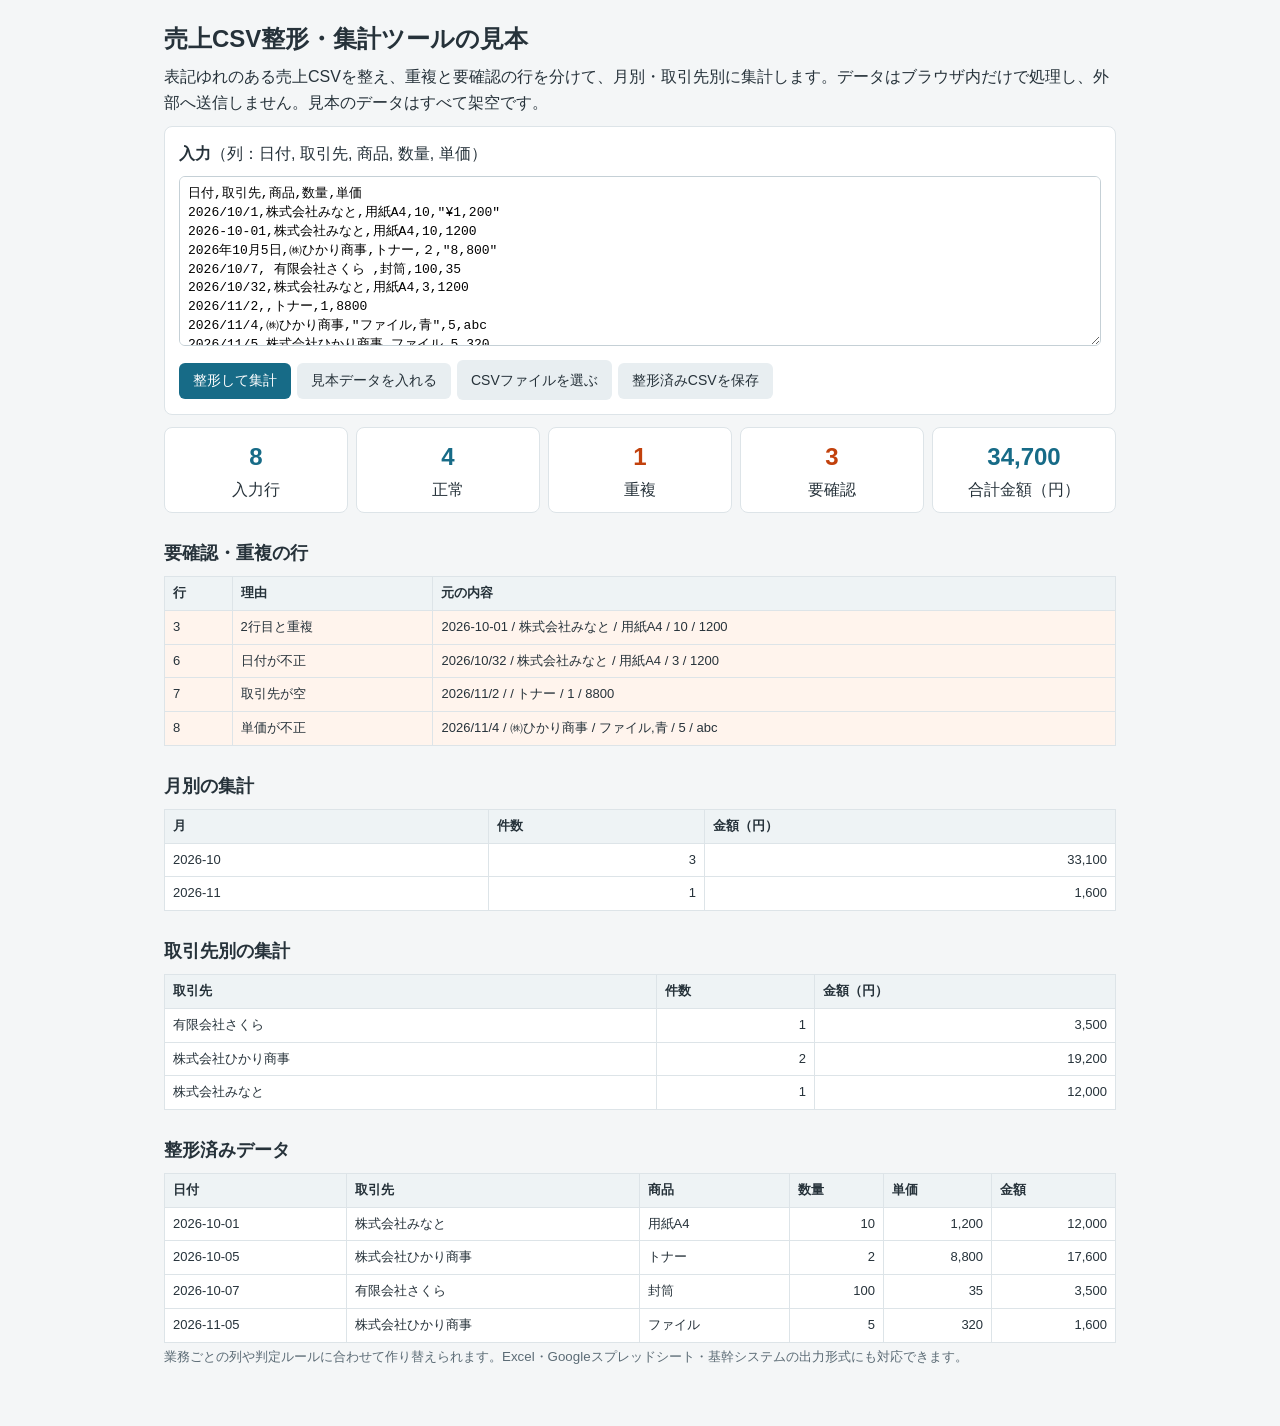
<file: samples/csv-tool/index.html>
<!doctype html><html lang="ja"><head><meta charset="utf-8"><meta name="viewport" content="width=device-width,initial-scale=1"><title>売上CSV整形・集計ツールの見本｜KanataWorks</title>
<style>*{box-sizing:border-box}body{margin:0;font-family:"Noto Sans JP","Hiragino Sans",Meiryo,sans-serif;color:#26323a;background:#f4f6f7;line-height:1.6}main{max-width:980px;margin:0 auto;padding:20px 14px 48px}h1{font-size:24px;margin:0 0 6px}h2{font-size:18px;margin:26px 0 8px}p{margin:0 0 10px}.box{background:#fff;border:1px solid #dde4e8;border-radius:8px;padding:14px;margin-bottom:12px}textarea{width:100%;height:170px;font:13px/1.45 Consolas,monospace;border:1px solid #c5d0d6;border-radius:6px;padding:8px}button,label.b{display:inline-block;background:#176b87;color:#fff;border:0;border-radius:6px;padding:9px 14px;font-size:14px;cursor:pointer;margin:6px 6px 0 0}button.s,label.b{background:#e8eef1;color:#26323a}input[type=file]{display:none}.k{display:grid;grid-template-columns:repeat(auto-fit,minmax(130px,1fr));gap:8px}.k div{background:#fff;border:1px solid #dde4e8;border-radius:8px;padding:10px;text-align:center}.k b{display:block;font-size:24px;color:#176b87}.k .w b{color:#c2410c}.t{overflow-x:auto}table{border-collapse:collapse;width:100%;font-size:13px;background:#fff}th,td{border:1px solid #dde4e8;padding:6px 8px;text-align:left;white-space:nowrap}th{background:#eef3f5}td.n{text-align:right}tr.ng td{background:#fff4ed}small{color:#5b6b75}</style></head><body><main>
<h1>売上CSV整形・集計ツールの見本</h1>
<p>表記ゆれのある売上CSVを整え、重複と要確認の行を分けて、月別・取引先別に集計します。データはブラウザ内だけで処理し、外部へ送信しません。見本のデータはすべて架空です。</p>
<div class="box"><p><b>入力</b>（列：日付, 取引先, 商品, 数量, 単価）</p><textarea id="in" spellcheck="false"></textarea><br>
<button id="run">整形して集計</button><button class="s" id="sample">見本データを入れる</button><label class="b">CSVファイルを選ぶ<input type="file" id="file" accept=".csv,text/csv"></label><button class="s" id="dl" disabled>整形済みCSVを保存</button></div>
<div id="out" hidden><div class="k"><div><b id="c0">0</b>入力行</div><div><b id="c1">0</b>正常</div><div class="w"><b id="c2">0</b>重複</div><div class="w"><b id="c3">0</b>要確認</div><div><b id="c4">0</b>合計金額（円）</div></div>
<h2>要確認・重複の行</h2><div class="t" id="ng"></div><h2>月別の集計</h2><div class="t" id="m"></div><h2>取引先別の集計</h2><div class="t" id="c"></div><h2>整形済みデータ</h2><div class="t" id="ok"></div></div>
<p><small>業務ごとの列や判定ルールに合わせて作り替えられます。Excel・Googleスプレッドシート・基幹システムの出力形式にも対応できます。</small></p>
</main><script>
const SAMPLE=`日付,取引先,商品,数量,単価
2026/10/1,株式会社みなと,用紙A4,10,"¥1,200"
2026-10-01,株式会社みなと,用紙A4,10,1200
2026年10月5日,㈱ひかり商事,トナー,２,"8,800"
2026/10/7, 有限会社さくら ,封筒,100,35
2026/10/32,株式会社みなと,用紙A4,3,1200
2026/11/2,,トナー,1,8800
2026/11/4,㈱ひかり商事,"ファイル,青",5,abc
2026/11/5,株式会社ひかり商事,ファイル,5,320
`;
function parseCSV(s){s=s.replace(/^﻿/,'');const R=[];let r=[],f='',q=false;for(let i=0;i<s.length;i++){const c=s[i];if(q){if(c==='"'){if(s[i+1]==='"'){f+='"';i++}else q=false}else f+=c}else if(c==='"')q=true;else if(c===','){r.push(f);f=''}else if(c==='\n'||c==='\r'){if(c==='\r'&&s[i+1]==='\n')i++;r.push(f);f='';if(r.some(x=>x.trim()!==''))R.push(r);r=[]}else f+=c}r.push(f);if(r.some(x=>x.trim()!==''))R.push(r);return R}
const zen=s=>String(s).replace(/[０-９Ａ-Ｚａ-ｚ，．－]/g,c=>String.fromCharCode(c.charCodeAt(0)-0xFEE0)).trim();
function date(s){const m=zen(s).match(/^(\d{4})[\/\-年](\d{1,2})[\/\-月](\d{1,2})日?$/);if(!m)return null;const[y,a,b]=[+m[1],+m[2],+m[3]];const d=new Date(Date.UTC(y,a-1,b));if(d.getUTCMonth()!==a-1||d.getUTCDate()!==b)return null;return`${y}-${String(a).padStart(2,'0')}-${String(b).padStart(2,'0')}`}
const num=s=>{const t=zen(s).replace(/[¥￥円,\s]/g,'');return /^\d+$/.test(t)?+t:null};
const name=s=>zen(s).replace(/\s+/g,' ').replace(/㈱/g,'株式会社').replace(/㈲/g,'有限会社');
function clean(text){const rows=parseCSV(text);if(!rows.length)return{total:0,ok:[],dup:[],ng:[]};const head=rows[0].map(x=>x.trim());const hasH=head[0]==='日付';const body=hasH?rows.slice(1):rows;const seen=new Map(),ok=[],dup=[],ng=[];body.forEach((r,i)=>{const line=i+(hasH?2:1),why=[];if(r.length!==5)why.push('列数が5ではない');const d=date(r[0]??''),c=name(r[1]??''),p=name(r[2]??''),q=num(r[3]??''),u=num(r[4]??'');if(!d)why.push('日付が不正');if(!c)why.push('取引先が空');if(!p)why.push('商品が空');if(q===null)why.push('数量が不正');if(u===null)why.push('単価が不正');const o={line,date:d,client:c,item:p,qty:q,price:u,amount:q!==null&&u!==null?q*u:null,raw:r.join(' / ')};if(why.length){ng.push({...o,why:why.join('、')});return}const key=[d,c,p,q,u].join('|');if(seen.has(key)){dup.push({...o,why:seen.get(key)+'行目と重複'});return}seen.set(key,line);ok.push(o)});return{total:body.length,ok,dup,ng}}
function sum(a,f){const m=new Map();a.forEach(x=>{const k=f(x),e=m.get(k)||{n:0,t:0};e.n++;e.t+=x.amount;m.set(k,e)});return[...m].sort((x,y)=>x[0]<y[0]?-1:1)}
const esc=s=>String(s??'').replace(/[&<>"]/g,c=>({'&':'&amp;','<':'&lt;','>':'&gt;','"':'&quot;'}[c]));
const tb=(h,r,cl)=>r.length?`<table><tr>${h.map(x=>`<th>${x}</th>`).join('')}</tr>${r.map(c=>`<tr class="${cl||''}">${c.map(v=>`<td class="${typeof v==='number'?'n':''}">${typeof v==='number'?v.toLocaleString():esc(v)}</td>`).join('')}</tr>`).join('')}</table>`:'<p>該当なし</p>';
let last=null;function run(){const r=clean(document.getElementById('in').value);last=r;document.getElementById('out').hidden=false;const total=r.ok.reduce((a,x)=>a+x.amount,0);[r.total,r.ok.length,r.dup.length,r.ng.length,total].forEach((v,i)=>document.getElementById('c'+i).textContent=v.toLocaleString());document.getElementById('ng').innerHTML=tb(['行','理由','元の内容'],[...r.ng,...r.dup].sort((a,b)=>a.line-b.line).map(x=>[String(x.line),x.why,x.raw]),'ng');document.getElementById('m').innerHTML=tb(['月','件数','金額（円）'],sum(r.ok,x=>x.date.slice(0,7)).map(([k,e])=>[k,e.n,e.t]));document.getElementById('c').innerHTML=tb(['取引先','件数','金額（円）'],sum(r.ok,x=>x.client).map(([k,e])=>[k,e.n,e.t]));document.getElementById('ok').innerHTML=tb(['日付','取引先','商品','数量','単価','金額'],r.ok.map(x=>[x.date,x.client,x.item,x.qty,x.price,x.amount]));document.getElementById('dl').disabled=!r.ok.length}
const q=s=>/[",\n]/.test(s)?'"'+String(s).replace(/"/g,'""')+'"':String(s);
function csv(r){return'﻿日付,取引先,商品,数量,単価,金額\r\n'+r.ok.map(x=>[x.date,x.client,x.item,x.qty,x.price,x.amount].map(q).join(',')).join('\r\n')+'\r\n'}
document.getElementById('run').onclick=run;document.getElementById('sample').onclick=()=>{document.getElementById('in').value=SAMPLE;run()};document.getElementById('file').onchange=e=>{const f=e.target.files[0];if(!f)return;const R=new FileReader();R.onload=()=>{document.getElementById('in').value=R.result;run()};R.readAsText(f)};document.getElementById('dl').onclick=()=>{const a=document.createElement('a');a.href=URL.createObjectURL(new Blob([csv(last)],{type:'text/csv'}));a.download='cleaned.csv';a.click()};document.getElementById('in').value=SAMPLE;run();
</script></body></html>
</file>
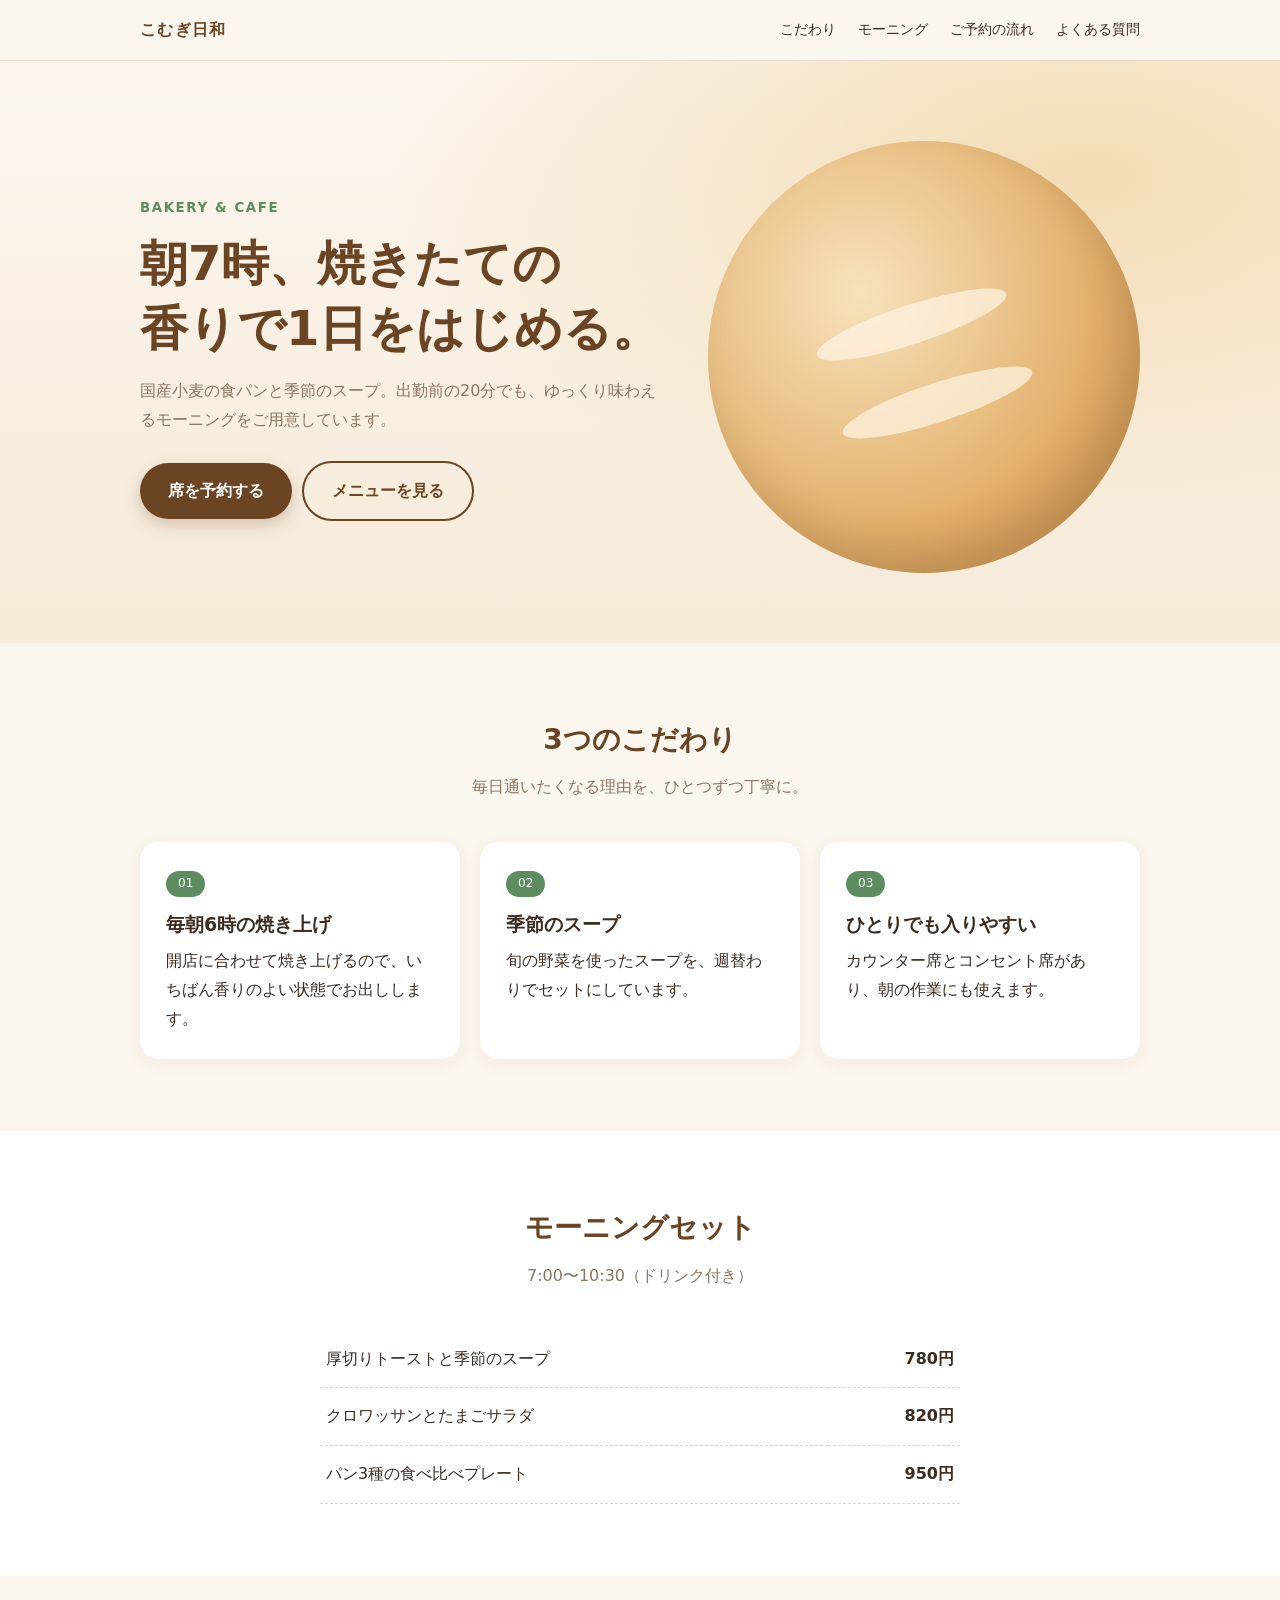
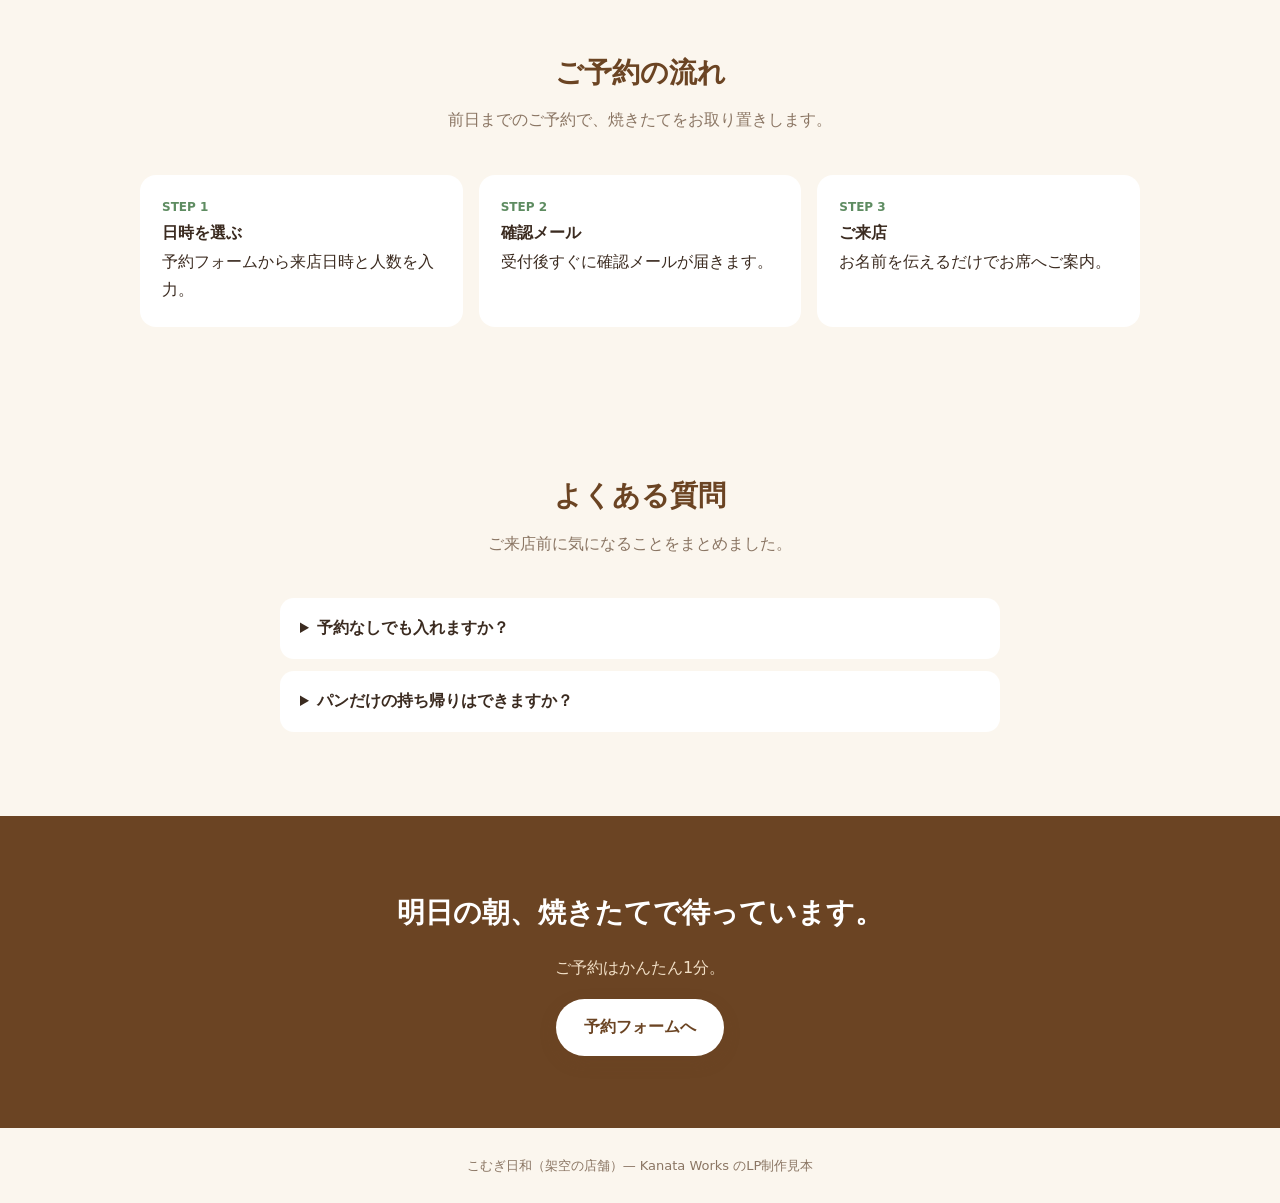
<file: samples/lp-cafe/index.html>
<!doctype html>
<html lang="ja">
<head>
<meta charset="utf-8">
<meta name="viewport" content="width=device-width, initial-scale=1">
<title>こむぎ日和 ｜ 焼きたてパンと朝ごはんのカフェ（LP制作見本）</title>
<meta name="description" content="架空のベーカリーカフェを題材にしたランディングページの制作見本です。">
<style>
:root{--cream:#fbf6ee;--wheat:#e7c48d;--brown:#6b4423;--ink:#3b2b20;--mute:#8a7563;--green:#5e8c61}
*{box-sizing:border-box}html{scroll-behavior:smooth}
body{margin:0;background:var(--cream);color:var(--ink);font:16px/1.8 "Hiragino Sans","Noto Sans JP",system-ui,sans-serif}
a{color:inherit}
.wrap{max-width:1040px;margin:0 auto;padding:0 20px}
.nav{position:sticky;top:0;background:rgba(251,246,238,.92);backdrop-filter:blur(6px);border-bottom:1px solid #eadbc6;z-index:5}
.nav .wrap{display:flex;align-items:center;justify-content:space-between;height:60px}
.logo{font-weight:800;letter-spacing:.08em;color:var(--brown)}
.nav ul{display:flex;gap:22px;list-style:none;margin:0;padding:0;font-size:14px}
.nav a{text-decoration:none}
.hero{padding:80px 0 70px;background:radial-gradient(700px 360px at 85% 20%,#f3dcb4,transparent),linear-gradient(#fbf6ee,#f6ead8)}
.hero .wrap{display:grid;grid-template-columns:1.1fr .9fr;gap:40px;align-items:center}
.hero small{color:var(--green);font-weight:700;letter-spacing:.12em}
.hero h1{font-size:clamp(30px,5vw,48px);line-height:1.35;margin:10px 0 16px;color:var(--brown)}
.hero p{color:var(--mute);margin:0 0 26px}
.btn{display:inline-block;background:var(--brown);color:#fff;text-decoration:none;padding:14px 28px;border-radius:999px;font-weight:700;box-shadow:0 6px 16px rgba(107,68,35,.25)}
.btn.sub{background:transparent;color:var(--brown);box-shadow:none;border:2px solid var(--brown);margin-left:10px}
.art{aspect-ratio:1;border-radius:50%;background:radial-gradient(circle at 35% 35%,#f7e2bd,#e2b06b 60%,#c98a43);position:relative;box-shadow:inset -18px -24px 40px rgba(0,0,0,.12)}
.art:before,.art:after{content:"";position:absolute;background:#fff6e6;border-radius:50%;opacity:.7}
.art:before{width:46%;height:9%;left:24%;top:38%;transform:rotate(-18deg)}
.art:after{width:46%;height:9%;left:30%;top:56%;transform:rotate(-18deg)}
section{padding:72px 0}
h2{font-size:28px;color:var(--brown);margin:0 0 8px;text-align:center}
.lead{text-align:center;color:var(--mute);margin:0 0 40px}
.feat{display:grid;grid-template-columns:repeat(3,1fr);gap:20px}
.card{background:#fff;border-radius:18px;padding:26px;box-shadow:0 4px 18px rgba(80,50,20,.06)}
.card b{display:block;font-size:19px;margin-bottom:6px}
.card span{display:inline-block;font-size:12px;color:#fff;background:var(--green);border-radius:999px;padding:2px 12px;margin-bottom:10px}
.menu{background:#fff}
table{width:100%;max-width:640px;margin:0 auto;border-collapse:collapse}
td{padding:14px 6px;border-bottom:1px dashed #e4d3bd}td:last-child{text-align:right;font-weight:700}
.flow{display:grid;grid-template-columns:repeat(3,1fr);gap:16px;counter-reset:s}
.flow div{background:#fff;border-radius:16px;padding:22px;position:relative}
.flow div:before{counter-increment:s;content:"STEP " counter(s);display:block;font-size:12px;font-weight:800;color:var(--green)}
.faq details{background:#fff;border-radius:14px;padding:16px 20px;margin:0 auto 12px;max-width:720px}
.faq summary{font-weight:700;cursor:pointer}
.cta{background:var(--brown);color:#fff;text-align:center}
.cta h2{color:#fff}.cta p{color:#f1dfc6}.cta .btn{background:#fff;color:var(--brown)}
footer{padding:26px 0;text-align:center;color:var(--mute);font-size:13px}
@media(max-width:760px){.nav ul{display:none}.hero .wrap,.feat,.flow{grid-template-columns:1fr}.art{max-width:240px;margin:0 auto}.btn.sub{margin:12px 0 0}}
</style>
</head>
<body>
<nav class="nav"><div class="wrap"><span class="logo">こむぎ日和</span><ul><li><a href="#feature">こだわり</a></li><li><a href="#menu">モーニング</a></li><li><a href="#flow">ご予約の流れ</a></li><li><a href="#faq">よくある質問</a></li></ul></div></nav>
<header class="hero"><div class="wrap">
  <div><small>BAKERY &amp; CAFE</small>
  <h1>朝7時、焼きたての<br>香りで1日をはじめる。</h1>
  <p>国産小麦の食パンと季節のスープ。出勤前の20分でも、ゆっくり味わえるモーニングをご用意しています。</p>
  <a class="btn" href="#cta">席を予約する</a><a class="btn sub" href="#menu">メニューを見る</a></div>
  <div class="art" role="img" aria-label="焼きたての丸パンのイラスト"></div>
</div></header>
<section id="feature"><div class="wrap">
  <h2>3つのこだわり</h2><p class="lead">毎日通いたくなる理由を、ひとつずつ丁寧に。</p>
  <div class="feat">
    <div class="card"><span>01</span><b>毎朝6時の焼き上げ</b>開店に合わせて焼き上げるので、いちばん香りのよい状態でお出しします。</div>
    <div class="card"><span>02</span><b>季節のスープ</b>旬の野菜を使ったスープを、週替わりでセットにしています。</div>
    <div class="card"><span>03</span><b>ひとりでも入りやすい</b>カウンター席とコンセント席があり、朝の作業にも使えます。</div>
  </div>
</div></section>
<section id="menu" class="menu"><div class="wrap">
  <h2>モーニングセット</h2><p class="lead">7:00〜10:30（ドリンク付き）</p>
  <table>
    <tr><td>厚切りトーストと季節のスープ</td><td>780円</td></tr>
    <tr><td>クロワッサンとたまごサラダ</td><td>820円</td></tr>
    <tr><td>パン3種の食べ比べプレート</td><td>950円</td></tr>
  </table>
</div></section>
<section id="flow"><div class="wrap">
  <h2>ご予約の流れ</h2><p class="lead">前日までのご予約で、焼きたてをお取り置きします。</p>
  <div class="flow"><div><b>日時を選ぶ</b><br>予約フォームから来店日時と人数を入力。</div><div><b>確認メール</b><br>受付後すぐに確認メールが届きます。</div><div><b>ご来店</b><br>お名前を伝えるだけでお席へご案内。</div></div>
</div></section>
<section id="faq" class="faq"><div class="wrap">
  <h2>よくある質問</h2><p class="lead">ご来店前に気になることをまとめました。</p>
  <details><summary>予約なしでも入れますか？</summary>はい。空いているお席へご案内します。週末の8時台は混み合います。</details>
  <details><summary>パンだけの持ち帰りはできますか？</summary>店頭のパンはすべてお持ち帰りいただけます。</details>
</div></section>
<section id="cta" class="cta"><div class="wrap">
  <h2>明日の朝、焼きたてで待っています。</h2><p>ご予約はかんたん1分。</p><a class="btn" href="#cta">予約フォームへ</a>
</div></section>
<footer>こむぎ日和（架空の店舗）— Kanata Works のLP制作見本</footer>
</body>
</html>
</file>
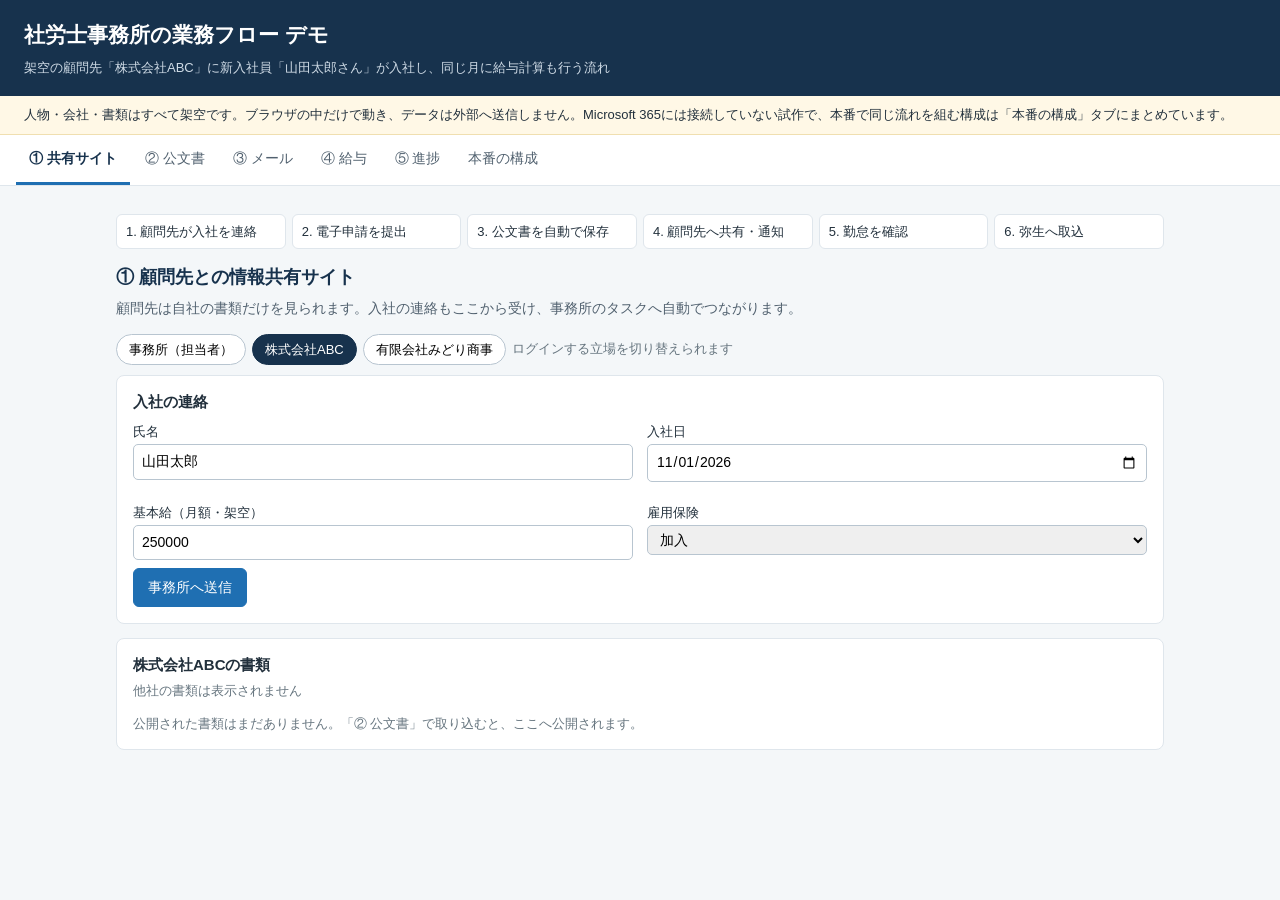
<file: samples/sharoushi-demo/index.html>
<!doctype html>
<html lang="ja"><head><meta charset="utf-8"><meta name="viewport" content="width=device-width,initial-scale=1">
<title>社労士事務所の業務フロー デモ（架空データ）| KanataWorks</title>
<style>
:root{--n:#17324d;--b:#1f6fb2;--g:#1c8a5a;--o:#c76a12;--r:#c0392b;--l:#dfe6ec;--s:#f4f7f9;--t:#22303c}
*{box-sizing:border-box}body{margin:0;font:15px/1.65 "Noto Sans JP","Yu Gothic UI","Meiryo",sans-serif;color:var(--t);background:var(--s)}
header{background:var(--n);color:#fff;padding:18px 24px}header h1{margin:0;font-size:21px}header p{margin:4px 0 0;font-size:13px;color:#cfdbe6}
.note{background:#fff8e6;border-bottom:1px solid #f0dfb0;padding:8px 24px;font-size:13px}
nav{display:flex;flex-wrap:wrap;gap:2px;background:#fff;border-bottom:1px solid var(--l);padding:0 16px;position:sticky;top:0;z-index:5}
nav button{border:0;background:none;padding:12px 13px;font:inherit;font-size:14px;cursor:pointer;color:#51616f;border-bottom:3px solid transparent}
nav button.on{color:var(--n);font-weight:700;border-color:var(--b)}
main{max-width:1080px;margin:0 auto;padding:18px 16px 60px}section{display:none}section.on{display:block}
h2{font-size:18px;margin:0 0 4px;color:var(--n)}h3{font-size:15px;margin:18px 0 6px;color:var(--n)}.lead{margin:0 0 14px;color:#51616f;font-size:14px}
.card{background:#fff;border:1px solid var(--l);border-radius:8px;padding:14px 16px;margin-bottom:14px}
table{width:100%;border-collapse:collapse;font-size:13px;background:#fff}th,td{border:1px solid var(--l);padding:6px 8px;text-align:left;vertical-align:top}th{background:#eef2f5;font-weight:600}
.btn{border:1px solid var(--b);background:var(--b);color:#fff;border-radius:6px;padding:7px 14px;font:inherit;font-size:14px;cursor:pointer;margin:2px 6px 2px 0}.btn.sub{background:#fff;color:var(--b)}.btn:disabled{opacity:.5;cursor:default}
.tag{display:inline-block;padding:0 7px;border-radius:10px;font-size:12px;background:#e8eef3;white-space:nowrap}.ok{background:#dcf3e7;color:#10693f}.warn{background:#fdeed9;color:#9a5208}.ng{background:#fbe3e0;color:#99271b}
.drop{border:2px dashed #a9bac8;border-radius:8px;padding:14px;text-align:center;color:#51616f;font-size:14px;margin-top:8px}.drop.over{background:#e9f3fb}
.tree{font:13px/1.7 Consolas,"Noto Sans JP",monospace;white-space:pre-wrap;background:#f7f9fa;border:1px solid var(--l);border-radius:6px;padding:10px;min-height:60px}
label{display:block;font-size:13px;margin:6px 0 2px}input,select,textarea{font:inherit;font-size:14px;padding:5px 8px;border:1px solid #b8c5d0;border-radius:5px;width:100%}textarea{font:13px/1.5 Consolas,monospace}
.two{display:grid;grid-template-columns:1fr 1fr;gap:14px}@media(max-width:760px){.two{grid-template-columns:1fr}}
.flow{display:flex;flex-wrap:wrap;gap:6px;align-items:stretch;margin:6px 0 10px}.flow div{flex:1 1 130px;background:#eef5fb;border:1px solid #c8dcec;border-radius:6px;padding:7px 9px;font-size:13px}.flow b{display:block;color:var(--n)}
.viewer{display:flex;gap:6px;flex-wrap:wrap;margin-bottom:10px}.viewer button{border:1px solid #b8c5d0;background:#fff;border-radius:16px;padding:4px 12px;font:inherit;font-size:13px;cursor:pointer}.viewer button.on{background:var(--n);color:#fff;border-color:var(--n)}
.steps{display:flex;flex-wrap:wrap;gap:6px;padding:10px 0 14px;margin:0;list-style:none;font-size:13px}.steps li{flex:1 1 150px;background:#fff;border:1px solid var(--l);border-radius:6px;padding:6px 9px}.steps li.done{background:#e6f6ee;border-color:#a9dcc2}
small{color:#66757f}
</style></head><body>
<header><h1>社労士事務所の業務フロー デモ</h1><p>架空の顧問先「株式会社ABC」に新入社員「山田太郎さん」が入社し、同じ月に給与計算も行う流れ</p></header>
<div class="note">人物・会社・書類はすべて架空です。ブラウザの中だけで動き、データは外部へ送信しません。Microsoft 365には接続していない試作で、本番で同じ流れを組む構成は「本番の構成」タブにまとめています。</div>
<nav id="nav"></nav>
<main>
<ol class="steps" id="steps"></ol>

<section id="p1"><h2>① 顧問先との情報共有サイト</h2><p class="lead">顧問先は自社の書類だけを見られます。入社の連絡もここから受け、事務所のタスクへ自動でつながります。</p>
<div class="viewer" id="viewer"></div><div id="portal"></div></section>

<section id="p2"><h2>② 公文書の取得・振り分け・保存</h2><p class="lead">届いた公文書のPDFを読み取り、顧問先マスタと照合して、顧問先別・年度別・手続別に保存します。判別できないものは「要確認」に分け、誤った顧問先へ入らないようにします。</p>
<div class="flow"><div><b>1 取得</b>届いたPDFを所定の場所へ</div><div><b>2 読取</b>事業所番号・名称・手続・氏名・日付</div><div><b>3 照合</b>番号→名称の順。㈱などの表記ゆれを吸収</div><div><b>4 保存</b>規則どおりの名前で振り分け</div><div><b>5 共有</b>顧問先のサイトへ公開し通知</div></div>
<div class="card"><button class="btn" id="load">見本の公文書5件を取り込む</button><button class="btn sub" id="csv">処理結果をCSVで保存</button>
<div class="drop" id="drop">文字情報のあるPDFをここへ置いても試せます（読み取りはブラウザ内のみ）<br><input type="file" id="file" accept="application/pdf" multiple style="width:auto;border:0"></div></div>
<table><thead><tr><th>元のファイル</th><th>読み取り結果</th><th>判定</th><th>保存先</th></tr></thead><tbody id="rows"><tr><td colspan="4"><small>まだ取り込んでいません</small></td></tr></tbody></table>
<h3>保存後のフォルダ</h3><div class="tree" id="tree">（なし）</div></section>

<section id="p3"><h2>③ Outlookのメール・添付の整理 <small>（モックアップ）</small></h2><p class="lead">差出人を顧問先マスタと照合し、顧問先と用件を判定して、添付の保存先と担当者への通知を決めます。自動送信はせず、返信は下書きまでとします。</p>
<div class="card"><button class="btn" id="mail">受信メールを振り分ける</button></div>
<table><thead><tr><th>差出人</th><th>件名</th><th>添付</th><th>顧問先</th><th>用件</th><th>処理</th></tr></thead><tbody id="mails"></tbody></table></section>

<section id="p4"><h2>④ 弥生給与の前後の定型作業</h2><p class="lead">勤怠データを受け取ったら、計算の前に確認すべき点を洗い出し、取込用のCSVを作ります。入社の連絡とつながるので、途中入社の確認も漏れません。</p>
<div class="two"><div class="card"><label for="att">勤怠データ（株式会社ABC 2026年11月分・架空）</label><textarea id="att" rows="8"></textarea><button class="btn" id="chk" style="margin-top:8px">確認して取込用データを作る</button><button class="btn sub" id="dl" disabled>取込用CSVを保存</button></div>
<div class="card"><b>計算前の確認</b><div id="flags"><small>まだ確認していません</small></div></div></div>
<table id="out"></table><p><small>取込用CSVの列は説明用です。本番では、お使いの弥生給与 Nextの取込形式に合わせます。</small></p></section>

<section id="p5"><h2>⑤ 手続・給与計算の進捗管理</h2><p class="lead">①〜④の処理に連動して更新されます。顧問先が増えても、誰が何を、いつまでに行うかを一覧で確認できます。</p>
<div class="card"><button class="btn sub" id="filed">社保・雇用保険の電子申請を提出済みにする</button><small>（本番は電子申請の状況と連動させる想定）</small></div><div id="board"></div></section>

<section id="p6"><h2>本番の構成</h2><p class="lead">デモの各機能を、事務所でお使いのツールでどう組むかの設計図です。</p>
<table><thead><tr><th>デモの機能</th><th>本番の構成案</th></tr></thead><tbody>
<tr><td>①共有サイト</td><td>SharePointの顧問先別サイト（または権限を分けたライブラリ）＋ゲストの外部共有。入社連絡はMicrosoft FormsまたはSharePointリストのフォーム。Dropboxからは顧問先ごとに段階的に移行。</td></tr>
<tr><td>②公文書</td><td>取得：セルズ台帳のダウンロード操作をPower Automate Desktopで自動化（操作方法はセルズの画面と利用条件を確認して決定）。振り分け：Power Automateの「ファイルが作成されたとき」→PDFの読み取り（AI Builder等）→顧問先マスタのリストと照合→ファイルの移動・改名→Teams通知。</td></tr>
<tr><td>③メール</td><td>Power Automateの「新しいメールが届いたとき」→差出人の照合→添付をSharePointへ保存→Teamsの担当者へ通知。Copilotで要約と返信の下書き。</td></tr>
<tr><td>④給与</td><td>勤怠のExcel/CSVをOffice ScriptsまたはPower Automateで確認・整形し、弥生給与 Nextの取込形式へ変換。</td></tr>
<tr><td>⑤進捗</td><td>SharePointリスト（またはPlanner）に手続ごとの行を自動で作成し、期限前にTeamsへ通知。</td></tr>
<tr><td>顧問先マスタ</td><td>社名・事業所番号・担当者・共有先をSharePointリストに集約し、すべてのフローから参照します。</td></tr></tbody></table>
<h3>「社労士事務所OS」へ広げるとき</h3>
<div class="flow"><div><b>事務所ごとの違い</b>顧問先マスタと設定に分離</div><div><b>共通のフロー</b>Power Platformのソリューションとして配布</div><div><b>判断は人に残す</b>要確認の分離と処理ログを標準に</div></div>
<h3>進める順番の案</h3><div class="flow"><div><b>第1段階</b>顧問先マスタと公文書の振り分け</div><div><b>第2段階</b>共有サイトと顧問先への通知</div><div><b>第3段階</b>進捗管理・メール整理</div><div><b>第4段階</b>給与の前後の作業</div></div>
<p><small>制作：KanataWorks</small></p></section>
</main>
<script>
const $=s=>document.querySelector(s),h=s=>String(s??'').replace(/[&<>"]/g,c=>({'&':'&amp;','<':'&lt;','>':'&gt;','"':'&quot;'}[c]));
const TABS=[['p1','① 共有サイト'],['p2','② 公文書'],['p3','③ メール'],['p4','④ 給与'],['p5','⑤ 進捗'],['p6','本番の構成']];
const MASTER=[{name:'株式会社ABC',nos:['01234','9999-000001-1'],mail:'abc.example'},{name:'有限会社みどり商事',nos:['01235','9999-000002-2'],mail:'midori.example'}];
const S={viewer:'株式会社ABC',docs:[],rows:[],hashes:new Set(),joined:false,notices:{},done:new Set()};
const SAMPLES=[
['通知書_20261105_001.pdf','健康保険・厚生年金保険被保険者資格取得確認および標準報酬決定通知書 事業所番号 01234 事業所名称 株式会社ABC 被保険者氏名 山田太郎 資格取得年月日 令和8年11月1日 通知年月日 令和8年11月5日'],
['kobunsho(1).pdf','雇用保険被保険者資格取得等確認通知書 事業所番号 9999-000001-1 事業所名称 ㈱ＡＢＣ 被保険者氏名 山田太郎 資格取得年月日 令和8年11月1日 通知年月日 令和8年11月5日'],
['通知書_20261105_002.pdf','健康保険・厚生年金保険被保険者標準報酬改定通知書 事業所番号 01235 事業所名称 有限会社みどり商事 被保険者氏名 佐藤花子 通知年月日 令和8年11月4日'],
['scan_0007.pdf','雇用保険被保険者離職票 事業所名称 株式会社エービーシー物流 被保険者氏名 鈴木一郎 通知年月日 令和8年11月2日'],
['通知書_20261105_001 (コピー).pdf','健康保険・厚生年金保険被保険者資格取得確認および標準報酬決定通知書 事業所番号 01234 事業所名称 株式会社ABC 被保険者氏名 山田太郎 資格取得年月日 令和8年11月1日 通知年月日 令和8年11月5日']];
const norm=s=>(s||'').normalize('NFKC').replace(/\s/g,'').replace(/\(株\)/g,'株式会社').replace(/\(有\)/g,'有限会社');
const PROC=[[/雇用保険.*資格取得/,'雇保資格取得'],[/資格取得/,'社保資格取得'],[/標準報酬改定|月額変更/,'月額変更'],[/算定|標準報酬決定通知/,'算定基礎'],[/離職/,'離職'],[/喪失/,'資格喪失']];
function wareki(s){const m=(s||'').normalize('NFKC').match(/令和\s*(\d+)\s*年\s*(\d+)\s*月\s*(\d+)\s*日/);if(!m)return null;return `${2018+ +m[1]}${m[2].padStart(2,'0')}${m[3].padStart(2,'0')}`}
function read(raw){const t=(raw||'').normalize('NFKC').replace(/\s/g,''),f=re=>(t.match(re)||[])[1]||'',E='(?=事業所|被保険者氏名|氏名|生年月日|資格取得年月日|通知年月日|$)';return{no:f(/事業所番号([\d-]+)/),name:f(new RegExp('事業所名称(.+?)'+E)),person:f(new RegExp('被保険者氏名(.+?)'+E)),date:wareki(f(/通知年月日(令和\d+年\d+月\d+日)/)),proc:(PROC.find(p=>p[0].test(t))||[])[1]||''}}
async function sha(t){const b=await crypto.subtle.digest('SHA-256',new TextEncoder().encode(t.replace(/\s/g,'')));return[...new Uint8Array(b)].map(x=>x.toString(16).padStart(2,'0')).join('')}
function match(r){let c=MASTER.find(m=>r.no&&m.nos.includes(r.no));if(c)return{c,by:'事業所番号'};c=MASTER.find(m=>r.name&&norm(m.name)===norm(r.name));return c?{c,by:'事業所名'}:null}
function fiscal(d){const y=+d.slice(0,4),m=+d.slice(4,6);return(m>=4?y:y-1)+'年度'}
async function ingest(file,text){const r=read(text),k=await sha(text),row={file,r};
 if(S.hashes.has(k)){row.st='dup'}else{const m=match(r);
  if(m&&r.proc&&r.date){S.hashes.add(k);file2(row,m.c,r);row.st='ok';row.by=m.by}else{row.st='check';row.text=text;row.k=k}}
 S.rows.push(row);drawDocs();await new Promise(z=>setTimeout(z,window.__slow||0))}
function file2(row,c,r){let base=`${c.name}_${r.proc}_${r.person||'氏名なし'}_${r.date}`,name=base+'.pdf',n=2;const dir=`${c.name}/${fiscal(r.date)}/${r.proc}/`;while(S.docs.some(d=>d.path===dir+name))name=`${base}_${n++}.pdf`;row.path=dir+name;S.docs.push({client:c.name,proc:r.proc,person:r.person,date:r.date,name,path:row.path});
 (S.notices[c.name]=S.notices[c.name]||[]).unshift(`${r.proc}の公文書（${r.person||''}）を公開しました`);
 if(r.person==='山田太郎'){mark('receive');mark('share');if(r.proc==='雇保資格取得')mark('koyo');if(r.proc==='社保資格取得')mark('shaho')}}
function assign(i,name){const row=S.rows[i],c=MASTER.find(m=>m.name===name);if(!c)return;S.hashes.add(row.k);row.r.proc=row.r.proc||'その他';row.r.date=row.r.date||'00000000';file2(row,c,row.r);row.st='ok';row.by='担当者が確認';drawDocs()}
function drawDocs(){const T={ok:'<span class="tag ok">保存</span>',check:'<span class="tag warn">要確認</span>',dup:'<span class="tag ng">重複・保存せず</span>'};
 $('#rows').innerHTML=S.rows.map((x,i)=>`<tr><td>${h(x.file)}</td><td>${h(x.r.name||'（読めず）')}${x.r.no?` / ${h(x.r.no)}`:''}<br>${h(x.r.proc)} / ${h(x.r.person)} / ${h(x.r.date)}</td><td>${T[x.st]}${x.by?`<br><small>${h(x.by)}で一致</small>`:''}</td><td>${x.st==='ok'?h(x.path):x.st==='dup'?'同じ内容を処理済みのため保存しません':`${x.err?'PDFを読み取れませんでした':x.r.name?'マスタに一致しません':'事業所名を読み取れませんでした'}。担当者が確認：<select data-i="${i}"><option value="">顧問先を選ぶ</option>${MASTER.map(m=>`<option>${h(m.name)}</option>`).join('')}</select>`}</td></tr>`).join('')||'';
 document.querySelectorAll('#rows select').forEach(e=>e.onchange=()=>assign(+e.dataset.i,e.value));
 const t={};S.docs.forEach(d=>{const p=d.path.split('/');((t[p[0]]=t[p[0]]||{})[p[1]+'/'+p[2]]=t[p[0]][p[1]+'/'+p[2]]||[]).push(p[3])});
 $('#tree').textContent=Object.keys(t).map(c=>c+'/\n'+Object.keys(t[c]).map(g=>'  '+g+'/\n'+t[c][g].map(f=>'    '+f).join('\n')).join('\n')).join('\n')||'（なし）';drawPortal();drawBoard()}
async function pdfText(f){const pdfjs=await import('https://cdn.jsdelivr.net/npm/pdfjs-dist@4.10.38/build/pdf.min.mjs');pdfjs.GlobalWorkerOptions.workerSrc='https://cdn.jsdelivr.net/npm/pdfjs-dist@4.10.38/build/pdf.worker.min.mjs';const d=await pdfjs.getDocument({data:await f.arrayBuffer()}).promise;let o='';for(let i=1;i<=d.numPages;i++){const c=await(await d.getPage(i)).getTextContent();o+=c.items.map(x=>x.str).join(' ')+' '}return o}
async function addFiles(fs){for(const f of fs){try{await ingest(f.name,await pdfText(f))}catch(e){S.rows.push({file:f.name,r:{name:''},st:'check',text:'',k:f.name,err:1});drawDocs()}}}
function drawViewer(){const V=['事務所（担当者）',...MASTER.map(m=>m.name)];$('#viewer').innerHTML=V.map(v=>`<button class="${v===S.viewer?'on':''}">${h(v)}</button>`).join('')+'<small style="align-self:center">ログインする立場を切り替えられます</small>';document.querySelectorAll('#viewer button').forEach(b=>b.onclick=()=>{S.viewer=b.textContent;drawViewer();drawPortal()})}
function drawPortal(){const v=S.viewer,off=v.startsWith('事務所'),docs=S.docs.filter(d=>off||d.client===v);const list=docs.length?`<table><thead><tr><th>書類</th>${off?'<th>顧問先</th>':''}<th>対象者</th><th>日付</th></tr></thead><tbody>${docs.map(d=>`<tr><td>${h(d.proc)}の公文書<br><small>${h(d.name)}</small></td>${off?`<td>${h(d.client)}</td>`:''}<td>${h(d.person)}</td><td>${h(d.date)}</td></tr>`).join('')}</tbody></table>`:'<small>公開された書類はまだありません。「② 公文書」で取り込むと、ここへ公開されます。</small>';
 const form=v==='株式会社ABC'?`<div class="card"><b>入社の連絡</b>${S.joined?'<p><span class="tag ok">送信済み</span> 事務所へ届き、手続のタスクを作成しました。</p>':`<div class="two"><div><label>氏名</label><input id="jn" value="山田太郎"></div><div><label>入社日</label><input id="jd" type="date" value="2026-11-01"></div><div><label>基本給（月額・架空）</label><input id="js" value="250000"></div><div><label>雇用保険</label><select><option>加入</option><option>対象外</option></select></div></div><button class="btn" id="join" style="margin-top:8px">事務所へ送信</button>`}</div>`:'';
 const nt=(S.notices[v]||[]).map(n=>`<li>${h(n)}</li>`).join('');
 $('#portal').innerHTML=`${form}<div class="card"><b>${off?'全顧問先の書類（事務所のみ閲覧可）':h(v)+'の書類'}</b>${off?'':'<br><small>他社の書類は表示されません</small>'}<div style="margin-top:8px">${list}</div></div>${!off&&nt?`<div class="card"><b>お知らせ</b><ul style="margin:6px 0 0;padding-left:20px;font-size:14px">${nt}</ul></div>`:''}`;
 const j=$('#join');if(j)j.onclick=()=>{S.joined=true;mark('joined');drawPortal();drawBoard();drawSteps()}}
const MAILS=[['keiri@abc.example','11月分の勤怠データ送付','kintai_202611.csv','株式会社ABC','給与計算','添付を「勤怠/2026年11月」へ保存し、④の確認へ'],['soumu@abc.example','入社予定者の件','履歴書.pdf','株式会社ABC','入社手続','共有サイトの入社連絡へ案内。担当者へ通知'],['info@midori.example','就業規則の改定について','','有限会社みどり商事','相談','担当者へ通知し、要約と返信の下書きを作成'],['news@service.example','セミナーのご案内','','―','その他','「案内」フォルダへ移動。通知なし'],['tanaka@unknown.example','お見積りのご相談','','未登録','要確認','顧問先に一致しないため担当者へ確認']];
function drawMails(run){$('#mails').innerHTML=MAILS.map(m=>`<tr><td>${h(m[0])}</td><td>${h(m[1])}</td><td>${h(m[2])}</td>${run?`<td>${h(m[3])}</td><td><span class="tag ${m[4]==='要確認'?'warn':'ok'}">${h(m[4])}</span></td><td>${h(m[5])}</td>`:'<td></td><td></td><td></td>'}</tr>`).join('')}
const ATT=`社員番号,氏名,出勤日数,所定労働日数,残業時間,有給日数,打刻漏れ
1001,青木健,20,20,12.5,0,0
1002,井上真由,19,20,48.0,1,0
1003,上田翔,20,20,8.0,0,2
1004,江藤みか,18,20,0.0,2,0
1005,山田太郎,20,20,3.5,0,0`;
const STAFF=['1001','1002','1003','1004'];let CSV='';
function check(){const L=$('#att').value.trim().split(/\r?\n/).map(l=>l.split(',')),hd=L[0],R=L.slice(1).map(c=>Object.fromEntries(hd.map((k,i)=>[k,(c[i]||'').trim()])));const F=[];
 R.forEach(r=>{const o=+r['残業時間'];if(o>=45)F.push(['warn',`${r['氏名']}：残業${o}時間。月45時間以上のため、36協定の範囲を確認`]);if(+r['打刻漏れ']>0)F.push(['warn',`${r['氏名']}：打刻漏れ${r['打刻漏れ']}件。顧問先へ確認`]);if(+r['出勤日数']+ +r['有給日数']<+r['所定労働日数'])F.push(['warn',`${r['氏名']}：出勤＋有給が所定日数に足りない。欠勤の扱いを確認`]);
  if(!STAFF.includes(r['社員番号'])){F.push(S.joined?['ok',`${r['氏名']}：入社の連絡と一致（11/1入社・基本給250,000円）。給与マスタへの登録と、社会保険料の控除開始月を確認`]:['ng',`${r['氏名']}：給与マスタに未登録で、入社の連絡もありません。顧問先へ確認`])}});
 $('#flags').innerHTML=F.map(f=>`<p style="margin:6px 0;font-size:14px"><span class="tag ${f[0]}">${f[0]==='ok'?'連携':f[0]==='ng'?'要確認':'確認'}</span> ${h(f[1])}</p>`).join('');
 const hdr=['社員番号','氏名','出勤日数','残業時間','有給日数'];CSV=[hdr.join(','),...R.map(r=>hdr.map(k=>r[k]).join(','))].join('\r\n');
 $('#out').innerHTML=`<thead><tr>${hdr.map(k=>`<th>${k}</th>`).join('')}</tr></thead><tbody>${R.map(r=>`<tr>${hdr.map(k=>`<td>${h(r[k])}</td>`).join('')}</tr>`).join('')}</tbody>`;$('#dl').disabled=false;mark('kintai');mark('check');drawBoard();drawSteps()}
function save(name,txt){const a=document.createElement('a');a.href=URL.createObjectURL(new Blob([String.fromCharCode(0xFEFF)+txt],{type:'text/csv'}));a.download=name;a.click()}
const TASKS=[{g:'株式会社ABC／山田太郎さんの入社手続',req:'joined',t:[['joined','入社連絡の受付','顧問先','―'],['shaho','健康保険・厚生年金の資格取得届','担当A','11/6（入社から5日以内）'],['koyo','雇用保険の資格取得届','担当A','12/10（入社の翌月10日まで）'],['receive','公文書の受領・保存','自動','―'],['share','顧問先への共有・通知','自動','―']]},{g:'株式会社ABC／11月分の給与計算',t:[['kintai','勤怠データの受領','自動','11/30'],['check','計算前の確認','自動＋担当B','12/2'],['import','弥生給与への取込・計算','担当B','12/3'],['approve','担当者の最終確認','担当C','12/4'],['slip','給与明細の共有','担当B','12/5']]}];
function mark(k){S.done.add(k)}
function drawBoard(){$('#board').innerHTML=TASKS.map(G=>{const hide=G.req&&!S.done.has(G.req);const n=G.t.filter(t=>S.done.has(t[0])).length;return`<div class="card"><b>${h(G.g)}</b> <span class="tag ${n===G.t.length?'ok':''}">${hide?'入社連絡待ち':n+'/'+G.t.length}</span>${hide?'<p><small>①で入社の連絡を送信すると、手続のタスクが自動で作られます。</small></p>':`<table style="margin-top:8px"><thead><tr><th>作業</th><th>担当</th><th>期限</th><th>状態</th></tr></thead><tbody>${G.t.map(t=>`<tr><td>${h(t[1])}</td><td>${h(t[2])}</td><td>${h(t[3])}</td><td>${S.done.has(t[0])?'<span class="tag ok">完了</span>':'<span class="tag">未了</span>'}</td></tr>`).join('')}</tbody></table>`}</div>`}).join('');drawSteps()}
const STEPS=[['joined','顧問先が入社を連絡'],['shaho','電子申請を提出'],['receive','公文書を自動で保存'],['share','顧問先へ共有・通知'],['check','勤怠を確認'],['import','弥生へ取込']];
function drawSteps(){$('#steps').innerHTML=STEPS.map((s,i)=>`<li class="${S.done.has(s[0])?'done':''}">${i+1}. ${h(s[1])}${S.done.has(s[0])?' ✓':''}</li>`).join('')}
function tab(id){document.querySelectorAll('main section').forEach(s=>s.classList.toggle('on',s.id===id));document.querySelectorAll('#nav button').forEach(b=>b.classList.toggle('on',b.dataset.t===id));scrollTo(0,0)}
$('#nav').innerHTML=TABS.map(t=>`<button data-t="${t[0]}">${t[1]}</button>`).join('');document.querySelectorAll('#nav button').forEach(b=>b.onclick=()=>tab(b.dataset.t));
$('#load').onclick=async()=>{$('#load').disabled=true;for(const s of SAMPLES)await ingest(s[0],s[1])};
$('#csv').onclick=()=>save('処理結果.csv',['元のファイル,判定,保存先',...S.rows.map(r=>[r.file,r.st==='ok'?'保存':r.st==='dup'?'重複':'要確認',r.path||''].join(','))].join('\r\n'));
$('#file').onchange=e=>addFiles([...e.target.files]);const D=$('#drop');D.ondragover=e=>{e.preventDefault();D.classList.add('over')};D.ondragleave=()=>D.classList.remove('over');D.ondrop=e=>{e.preventDefault();D.classList.remove('over');addFiles([...e.dataTransfer.files])};
$('#mail').onclick=()=>drawMails(true);$('#att').value=ATT;$('#chk').onclick=check;$('#dl').onclick=()=>{save('弥生取込用_株式会社ABC_202611.csv',CSV);mark('import');drawBoard()};
$('#filed').onclick=()=>{mark('shaho');mark('koyo');drawBoard()};
drawViewer();drawPortal();drawMails(false);drawBoard();tab('p1');
</script></body></html>
</file>
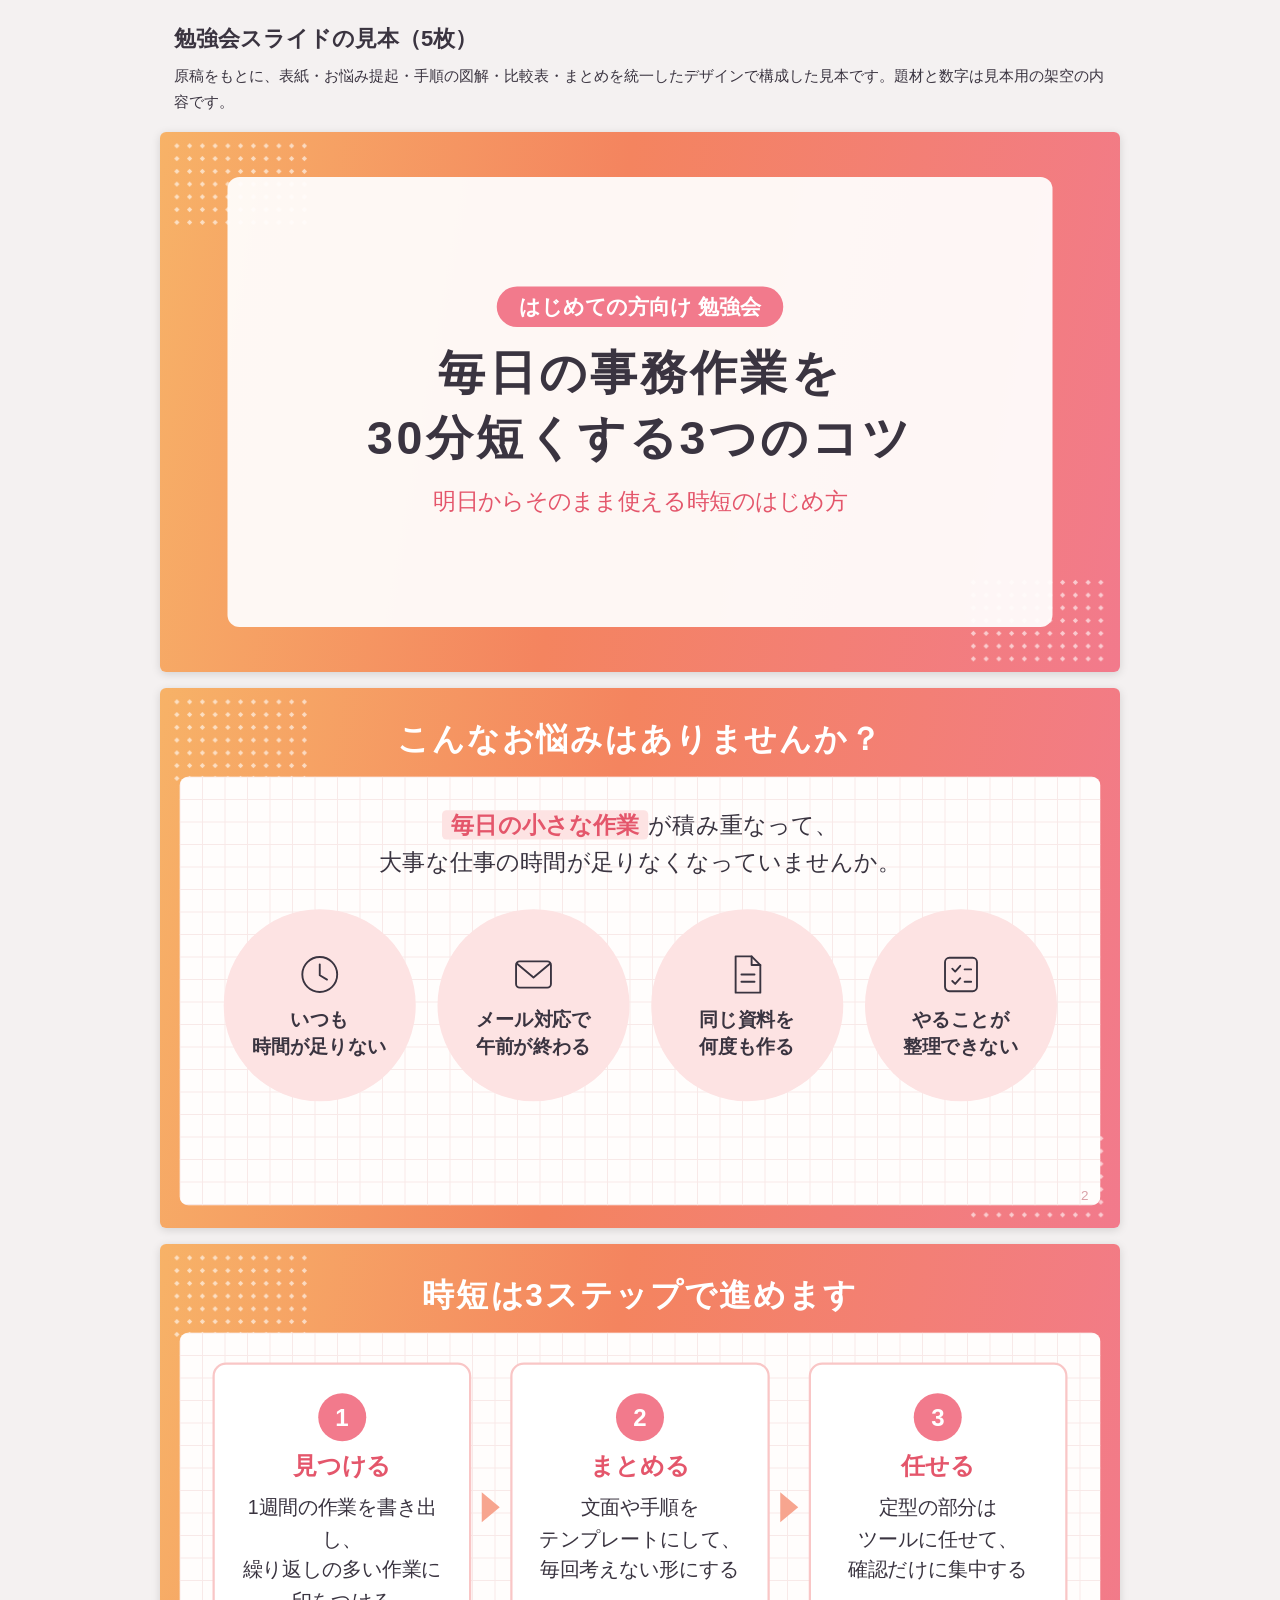
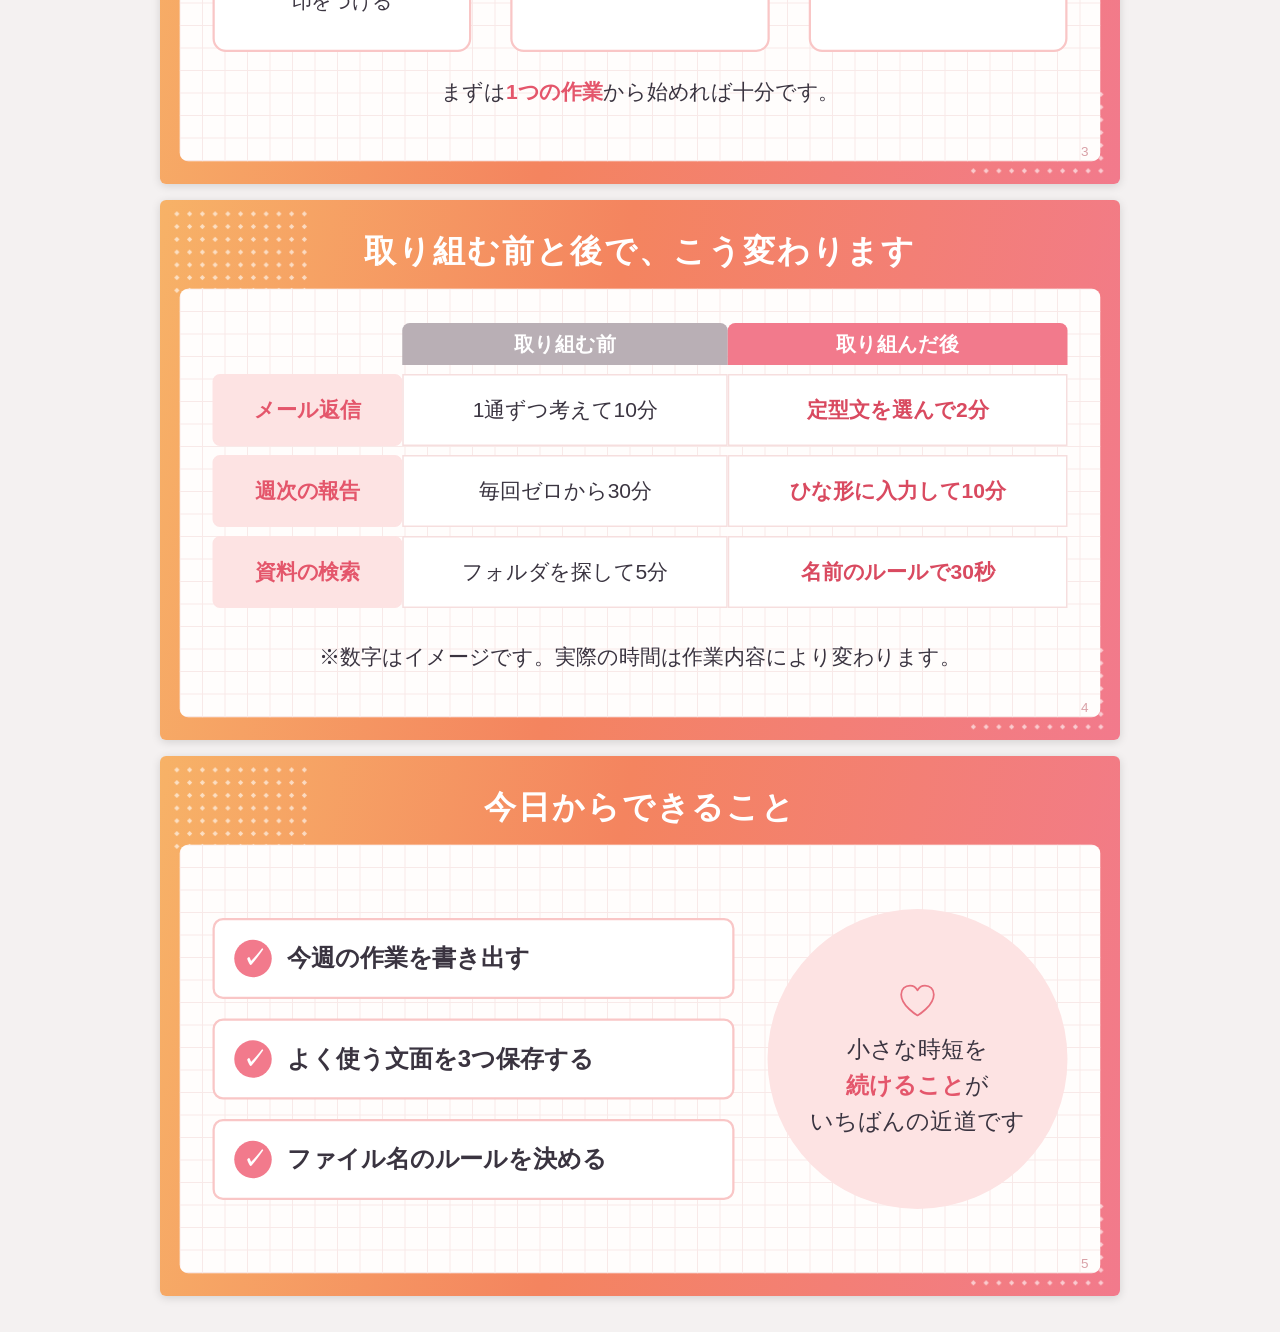
<file: samples/slides-study/index.html>
<!doctype html><html lang="ja"><head><meta charset="utf-8"><meta name="viewport" content="width=device-width,initial-scale=1"><title>スライド資料の見本｜KanataWorks</title><style>*{box-sizing:border-box;margin:0}html,body{background:#fff;margin:0;padding:0;}body{font-family:"Noto Sans CJK JP","Noto Sans JP",sans-serif;color:#3a3440}
.s{position:relative;width:1280px;height:720px;overflow:hidden;background:linear-gradient(100deg,#f7b267,#f4845f 45%,#f27a8c);padding:22px 26px;break-after:page}
.dots{position:absolute;width:190px;height:120px;background-image:radial-gradient(#ffffff99 2.6px,transparent 3px);background-size:17px 17px}.dots.a{top:10px;left:14px}.dots.b{right:14px;bottom:8px}
h1{position:relative;color:#fff;font-size:42px;font-weight:700;text-align:center;letter-spacing:.08em;padding:18px 0 22px}
.card{position:relative;height:572px;background-color:#fffdfc;background-image:linear-gradient(#f8e9e8 1px,transparent 1px),linear-gradient(90deg,#f8e9e8 1px,transparent 1px);background-size:30px 30px;border-radius:12px;padding:34px 44px}
.no{position:absolute;right:42px;bottom:32px;font-size:18px;color:#d9a1a7}
.lead{font-size:31px;font-weight:500;text-align:center;line-height:1.6;margin:6px 40px 38px}.lead b{background:#fde3e3;color:#e4566b;padding:2px 12px;border-radius:6px}
.row{display:flex;justify-content:space-around}.circle{width:256px;height:256px;border-radius:50%;background:#fde3e3;display:flex;flex-direction:column;align-items:center;justify-content:center;gap:10px}.circle p{font-size:25px;font-weight:600;text-align:center;line-height:1.45}
.flow{display:flex;align-items:stretch;justify-content:center;gap:14px;margin-top:6px}.step{flex:1;background:#fff;border:3px solid #f9c6c6;border-radius:18px;padding:38px 24px 44px;text-align:center}.num{width:64px;height:64px;margin:0 auto 12px;border-radius:50%;background:#f27a8c;color:#fff;font-size:32px;font-weight:700;line-height:64px}.step h2{font-size:32px;color:#e4566b;margin-bottom:12px}.step p{font-size:26px;line-height:1.6;text-align:center}
.arr{align-self:center;width:0;height:0;border-left:24px solid #f7a58f;border-top:20px solid transparent;border-bottom:20px solid transparent}
.note{text-align:center;font-size:28px;margin-top:34px}.note b{color:#e4566b}
table{width:100%;border-collapse:separate;border-spacing:0 12px;font-size:28px}th{font-size:27px;padding:10px;border-radius:10px 10px 0 0;color:#fff}th.bf{background:#b9afb5}th.af{background:#f27a8c}td{background:#fff;padding:27px 20px;text-align:center;border:2px solid #f6dede}td.k{background:#fde3e3;font-weight:700;color:#e4566b;border-radius:10px;border-color:#fde3e3}td.g{font-weight:700;color:#d94a60}
.two{display:flex;gap:44px;align-items:center;height:100%}.col{flex:1.35;display:flex;flex-direction:column;gap:26px}.chk{background:#fff;border:3px solid #f9c6c6;border-radius:14px;padding:26px 26px;font-size:32px;font-weight:600;display:flex;align-items:center;gap:20px}.chk span{flex:none;width:50px;height:50px;border-radius:50%;background:#f27a8c;color:#fff;text-align:center;line-height:50px;font-size:30px}
.bubble{flex:none;width:400px;height:400px;border-radius:50%;background:#fde3e3;display:flex;flex-direction:column;align-items:center;justify-content:center;gap:12px}.bubble p{text-align:center;font-size:31px;line-height:1.55}.bubble b{color:#e4566b}
.cover .cc{position:absolute;inset:60px 90px;background:#fffdfcf2;border-radius:16px;display:flex;flex-direction:column;align-items:center;justify-content:center;text-align:center}.cover h1{color:#3a3440;font-size:62px;line-height:1.4;padding:18px 0 22px}.tag{font-size:28px;font-weight:600;color:#fff;background:#f27a8c;padding:8px 30px;border-radius:30px}.sub{font-size:30px;color:#e4566b;font-weight:500}
html,body{overflow-x:hidden}body{background:#f4f1f1;padding:20px 0}.intro{max-width:960px;margin:0 auto 18px;padding:0 14px;font-size:15px;line-height:1.7}.intro h2{font-size:22px;margin-bottom:6px}.w{width:min(960px,calc(100vw - 20px));margin:0 auto 16px;aspect-ratio:16/9;overflow:hidden;box-shadow:0 2px 10px #0002;border-radius:6px}.w .s{transform-origin:0 0}</style></head><body><div class="intro"><h2>勉強会スライドの見本（5枚）</h2><p>原稿をもとに、表紙・お悩み提起・手順の図解・比較表・まとめを統一したデザインで構成した見本です。題材と数字は見本用の架空の内容です。</p></div><div class="w"><section class="s cover"><div class="dots a"></div><div class="dots b"></div><div class="cc"><p class="tag">はじめての方向け 勉強会</p><h1>毎日の事務作業を<br>30分短くする3つのコツ</h1><p class="sub">明日からそのまま使える時短のはじめ方</p></div></section></div><div class="w"><section class="s"><div class="dots a"></div><div class="dots b"></div><h1>こんなお悩みはありませんか？</h1><div class="card"><div class="lead"><b>毎日の小さな作業</b>が積み重なって、<br>大事な仕事の時間が足りなくなっていませんか。</div><div class="row"><div class="circle"><svg width="62" height="62" viewBox="0 0 64 64" fill="none" stroke="#3a3440" stroke-width="2.6" stroke-linecap="round" stroke-linejoin="round"><circle cx="32" cy="32" r="24"/><path d="M32 18v15l10 6"/></svg><p>いつも<br>時間が足りない</p></div><div class="circle"><svg width="62" height="62" viewBox="0 0 64 64" fill="none" stroke="#3a3440" stroke-width="2.6" stroke-linecap="round" stroke-linejoin="round"><rect x="8" y="14" width="48" height="36" rx="5"/><path d="M9 17l23 19 23-19"/></svg><p>メール対応で<br>午前が終わる</p></div><div class="circle"><svg width="62" height="62" viewBox="0 0 64 64" fill="none" stroke="#3a3440" stroke-width="2.6" stroke-linecap="round" stroke-linejoin="round"><path d="M16 7h22l12 12v38H16z"/><path d="M38 7v12h12M24 32h18M24 42h18"/></svg><p>同じ資料を<br>何度も作る</p></div><div class="circle"><svg width="62" height="62" viewBox="0 0 64 64" fill="none" stroke="#3a3440" stroke-width="2.6" stroke-linecap="round" stroke-linejoin="round"><rect x="10" y="9" width="44" height="46" rx="6"/><path d="M20 24l4 4 7-8M37 25h9M20 41l4 4 7-8M37 42h9"/></svg><p>やることが<br>整理できない</p></div></div></div><span class="no">2</span></section></div><div class="w"><section class="s"><div class="dots a"></div><div class="dots b"></div><h1>時短は3ステップで進めます</h1><div class="card"><div class="flow"><div class="step"><div class="num">1</div><h2>見つける</h2><p>1週間の作業を書き出し、<br>繰り返しの多い作業に<br>印をつける</p></div><div class="arr"></div><div class="step"><div class="num">2</div><h2>まとめる</h2><p>文面や手順を<br>テンプレートにして、<br>毎回考えない形にする</p></div><div class="arr"></div><div class="step"><div class="num">3</div><h2>任せる</h2><p>定型の部分は<br>ツールに任せて、<br>確認だけに集中する</p></div></div><div class="note">まずは<b>1つの作業</b>から始めれば十分です。</div></div><span class="no">3</span></section></div><div class="w"><section class="s"><div class="dots a"></div><div class="dots b"></div><h1>取り組む前と後で、こう変わります</h1><div class="card"><table><tr><th></th><th class="bf">取り組む前</th><th class="af">取り組んだ後</th></tr><tr><td class="k">メール返信</td><td>1通ずつ考えて10分</td><td class="g">定型文を選んで2分</td></tr><tr><td class="k">週次の報告</td><td>毎回ゼロから30分</td><td class="g">ひな形に入力して10分</td></tr><tr><td class="k">資料の検索</td><td>フォルダを探して5分</td><td class="g">名前のルールで30秒</td></tr></table><div class="note">※数字はイメージです。実際の時間は作業内容により変わります。</div></div><span class="no">4</span></section></div><div class="w"><section class="s"><div class="dots a"></div><div class="dots b"></div><h1>今日からできること</h1><div class="card"><div class="two"><div class="col"><div class="chk"><span>✓</span>今週の作業を書き出す</div><div class="chk"><span>✓</span>よく使う文面を3つ保存する</div><div class="chk"><span>✓</span>ファイル名のルールを決める</div></div><div class="bubble"><svg width="58" height="58" viewBox="0 0 64 64" fill="none" stroke="#e86f7e" stroke-width="2.6" stroke-linecap="round" stroke-linejoin="round"><path d="M32 54S8 40 8 23c0-8 6-13 13-13 5 0 9 3 11 7 2-4 6-7 11-7 7 0 13 5 13 13 0 17-24 31-24 31z"/></svg><p>小さな時短を<br><b>続けること</b>が<br>いちばんの近道です</p></div></div></div><span class="no">5</span></section></div><script>function f(){document.querySelectorAll('.w').forEach(w=>{w.firstElementChild.style.transform='scale('+(w.clientWidth/1280)+')'})}addEventListener('resize',f);f()</script></body></html>
</file>
<file: lottrace/style.css>
:root{font-family:Inter,ui-sans-serif,system-ui,sans-serif;color:#183632;background:#f6f7f2;line-height:1.6;font-size:16px}*{box-sizing:border-box}html{scroll-behavior:smooth}body{margin:0}a{color:inherit;text-underline-offset:4px}header,main,footer{max-width:1192px;margin:auto;padding:0 36px}header{height:96px;display:flex;align-items:center;justify-content:space-between;border-bottom:1px solid #d7e0d6}.brand{font-size:25px;font-weight:700;text-decoration:none;letter-spacing:-1px}nav{display:flex;gap:27px;font-size:14px}nav a{text-decoration:none}h1{font-size:clamp(46px,5.7vw,72px);line-height:1.04;letter-spacing:-3px;font-weight:600;margin:20px 0 24px}h2{font-size:34px;line-height:1.16;letter-spacing:-1px;margin:12px 0 18px}h3{font-size:17px;margin:0 0 12px}.eyebrow{font-size:11px;letter-spacing:1.6px;font-weight:750}.intro{display:grid;grid-template-columns:1.3fr 1fr;gap:80px;padding:72px 0 78px;align-items:center}.lead{font-size:18px;max-width:550px;color:#48625e;line-height:1.7}.small{font-size:12px;color:#566d67;line-height:1.65}.button{background:#153e38;color:white;display:inline-flex;align-items:center;justify-content:space-between;gap:25px;padding:14px 21px;border-radius:5px;text-decoration:none;font-size:14px;font-weight:600}.chain{background:#e6ece4;padding:26px 34px;border:1px solid #d2ddd0;max-width:440px}.chain>div{display:flex;justify-content:space-between;background:#fbfcf9;padding:11px 16px;border:1px solid #c9d7c8}.chain>span{display:block;color:#667e76;font:11px ui-monospace,monospace;margin:8px 15px}.chain small{font-size:11px;color:#5c746e}.chain>p:last-child{font-size:13px;margin-bottom:0}.orgs{gap:8px}.chain code{font-size:13px}.workspace{background:white;border:1px solid #ccd8ce;border-radius:8px;padding:30px;box-shadow:0 6px 25px #173a3210;scroll-margin-top:20px}.section-head{display:flex;justify-content:space-between;align-items:center}.badge{font-size:11px;background:#e8f4e8;border:1px solid #b8d7b9;border-radius:20px;padding:5px 12px;white-space:nowrap}.workspace>p{max-width:850px;font-size:14px}.toolbar{display:flex;gap:10px;margin:18px 0;flex-wrap:wrap}button,.file-button{font:600 13px system-ui;cursor:pointer;border:1px solid #baccc1;background:white;color:#183c32;padding:10px 14px;border-radius:4px}button:hover,.file-button:hover{background:#eef4ec}.primary{background:#173f39;color:white}.primary:hover{background:#22584f}.quiet{border-color:transparent}button:disabled{opacity:.45;cursor:default}.file-button input{position:absolute;width:1px;height:1px;opacity:0}.file-button:focus-within{outline:2px solid #087858;outline-offset:2px}.editor{background:#f7f9f5;border:1px solid #d7dfd6;border-radius:4px;padding:10px 14px;font-size:12px}.editor label{display:block;margin:10px 0}summary{cursor:pointer}textarea{width:100%;min-height:240px;resize:vertical;font:12px/1.5 ui-monospace,monospace;border:1px solid #b8c8be;padding:12px}code,.mono{font-family:ui-monospace,SFMono-Regular,Consolas,monospace}code{font-size:.88em}.table-wrap{overflow:auto}table{width:100%;border-collapse:collapse;text-align:left;font-size:13px;min-width:730px}th{font-size:10px;text-transform:uppercase;letter-spacing:1px;color:#516860;background:#edf2ea;padding:13px 12px}td{padding:15px 12px;border-bottom:1px solid #e1e8dd;vertical-align:top}td .mono,td.mono{font-size:11px}td summary{white-space:nowrap;font-size:12px}pre{font:11px/1.7 ui-monospace,monospace;white-space:pre-wrap}#warnings{padding:12px 16px 12px 30px;background:#fff5df;border-left:3px solid #b48c34;font-size:12px}#error{color:#a22d26;font-weight:600}.offer{display:grid;grid-template-columns:1.2fr 1fr;gap:80px;padding:84px 0 72px;scroll-margin-top:20px}.offer>div>p{font-size:14px;max-width:560px}.price{border-left:1px solid #c5d2c5;padding-left:36px}.price .amount{font-size:52px;line-height:1;margin:20px 0 10px;letter-spacing:-2px}.price ul{font-size:13px;padding-left:18px;margin:22px 0}.price .small{font-size:12px}.limits{border-top:1px solid #ccd7ca;padding:34px 0 45px}.limit-grid{display:grid;grid-template-columns:repeat(3,1fr);gap:38px;margin:30px 0}.limit-grid p{font-size:13px;color:#4e655d}footer{border-top:1px solid #d0dacd;min-height:100px;display:flex;justify-content:space-between;align-items:center;gap:20px;font-size:11px;color:#5b6e63}footer div{display:flex;gap:22px}:focus-visible{outline:3px solid #70b493;outline-offset:3px}@media(max-width:780px){header,main,footer{padding-left:20px;padding-right:20px}header{height:76px}nav{gap:12px;font-size:11px}nav a:first-child{display:none}.intro{grid-template-columns:1fr;gap:30px;padding:40px 0}.chain{max-width:none}.lead{font-size:16px}h1{letter-spacing:-2px}.workspace{padding:18px}.section-head{align-items:flex-start;gap:10px}h2{font-size:28px}.badge{margin-top:15px}.offer{grid-template-columns:1fr;gap:24px;padding:44px 0}.price{border-left:0;border-top:1px solid #c5d2c5;padding:24px 0 0}.limit-grid{grid-template-columns:1fr;gap:16px}footer{align-items:flex-start;flex-direction:column;padding-top:22px;padding-bottom:22px}}
</file>
<file: twofold-harbour/style.css>
:root{color-scheme:dark;--bg:#101e25;--ink:#e9f0e9;--muted:#a3b7b6;--blue:#83e2de;--gold:#ffc783;--line:#30464c;--water:#21404a}*{box-sizing:border-box}body{margin:0;background:radial-gradient(ellipse at 80% 0,#23363c 0,transparent 55%),var(--bg);color:var(--ink);font-family:system-ui,-apple-system,BlinkMacSystemFont,"Segoe UI",sans-serif}button,a{-webkit-tap-highlight-color:transparent}button{font:inherit;color:inherit;border:1px solid var(--line);border-radius:9px;background:#192d34;cursor:pointer;min-height:44px;touch-action:manipulation}button:hover{background:#2a4249;border-color:#779a9d}button:focus-visible,a:focus-visible,input:focus-visible{outline:3px solid var(--gold);outline-offset:4px}button:disabled{opacity:.35;cursor:default}main{max-width:1100px;margin:auto;padding:0 48px}.mast{height:96px;display:flex;align-items:center;justify-content:space-between;border-bottom:1px solid var(--line)}.brand{color:var(--ink);text-decoration:none;font-weight:750;letter-spacing:.21em;font-size:16px;display:flex;gap:13px;align-items:center}.mark{color:var(--blue);font-size:32px}.text-button{border:0;background:none;padding:6px 10px;color:var(--muted);font-size:13px}.text-button span{margin-left:8px;color:var(--blue)}.intro{padding:44px 0 38px;display:grid;grid-template-columns:1fr 1fr;align-items:end}.eyebrow{font-size:10px;letter-spacing:.16em;line-height:1.5;font-weight:700;color:var(--muted)}.intro>.eyebrow{grid-column:1/-1;margin-bottom:16px}.intro h1{font-family:Georgia,serif;font-weight:normal;font-size:66px;line-height:.99;letter-spacing:-.045em;margin:0}.intro h1 em{font-weight:normal;color:var(--blue)}.intro p{font-size:15px;line-height:1.8;color:var(--muted);margin:0 0 3px;justify-self:end}.game-layout{display:grid;grid-template-columns:minmax(0,1fr) 250px;gap:46px}.level-heading{display:flex;justify-content:space-between;align-items:center;margin-bottom:18px;gap:8px}.level-heading h2{font-size:20px;font-weight:500;margin:5px 0 0;letter-spacing:-.03em}.level-heading h2>span:first-child{color:var(--blue);font-size:15px;margin-right:8px;font-variant-numeric:tabular-nums}.score{text-align:right;white-space:nowrap;display:flex;flex-direction:column;gap:5px;font-size:11px;color:var(--muted)}.score>span:first-child{font-size:15px;color:var(--ink)}.score b{font-variant-numeric:tabular-nums;font-weight:600}.board-wrap{position:relative;background:#142d35;border:1px solid #3b5c61;border-radius:16px;padding:12px;box-shadow:0 22px 60px #06141d55;overflow:hidden}#board{position:relative;aspect-ratio:1;outline:none;touch-action:none;user-select:none;border-radius:8px;overflow:hidden;background:var(--water)}.tile,.dock,.boat{position:absolute;left:calc(var(--x)*100%/var(--cols));top:calc(var(--y)*100%/var(--rows));width:calc(100%/var(--cols));height:calc(100%/var(--rows))}.tile{border:1px solid #ffffff04;display:flex;align-items:center;justify-content:center}.tile.water:before{content:'~';font-size:16px;color:#6ca5ac35;font-family:Georgia,serif;transform:scaleX(1.7)}.tile.land{background:#587267;border:3px solid #25414a;border-radius:12%;box-shadow:inset 0 3px 0 #739082,inset 0 -3px 0 #344f49}.tile.land:after{content:'';width:26%;height:3px;border-radius:5px;background:#799085;transform:rotate(-20deg)}.dock{pointer-events:none}.dock:after{content:'';position:absolute;inset:20%;border:2px dashed currentColor;border-radius:50%;opacity:.8}.dock.amber:after{border-radius:2px;inset:27%;transform:rotate(45deg)}.dock.blue{color:var(--blue)}.dock.amber{color:var(--gold)}.dock span{position:absolute;bottom:6%;left:0;right:0;text-align:center;font-size:9px;font-weight:800;letter-spacing:.02em;opacity:.75}.boat{display:flex;align-items:center;justify-content:center;transition:left .14s ease,top .14s ease;pointer-events:none;z-index:2;filter:drop-shadow(0 4px 3px #00171c90)}.boat svg{width:78%;height:78%;overflow:visible}.boat.blue{color:var(--blue)}.boat.amber{color:var(--gold)}.boat.arrived{filter:drop-shadow(0 0 8px currentColor)}.legend{display:flex;justify-content:space-between;gap:8px;color:var(--muted);font-size:10px;margin:13px 3px 20px}.dot{display:inline-block;width:7px;height:7px;border-radius:50%;margin-right:5px}.dot.blue{background:var(--blue)}.dot.gold{background:var(--gold);border-radius:1px;transform:rotate(45deg)}.play-tools{display:flex;align-items:center;gap:8px}.play-tools button{font-size:16px;flex:1;padding:6px 5px}.play-tools button span{font-size:12px;margin-left:5px}.sound-label{color:var(--muted);font-size:11px;display:flex;align-items:center;gap:4px;margin-left:5px}.sound-label input{accent-color:var(--blue)}.status{min-height:48px;padding:14px 0 6px;text-align:center;font-size:13px;color:var(--gold)}.dpad{display:grid;grid-template-columns:repeat(3,48px);grid-template-rows:44px 44px;gap:5px;justify-content:center}.dpad button{font-size:24px}.dpad button:first-child{grid-column:2}.dpad button:nth-child(2){grid-column:1}.keys{text-align:center;color:var(--muted);font-size:11px;line-height:1.9;margin:10px 0 0}.harbours{border-top:1px solid var(--line);padding-top:19px}.section-title{display:flex;justify-content:space-between;align-items:center;margin-bottom:21px}.section-title h2{font-size:16px;font-weight:500;margin:0}.section-title>span{font-size:12px;color:var(--muted)}.chapter-label{color:var(--muted);font-size:9px;letter-spacing:.13em;margin:20px 0 10px}.level-grid{display:grid;grid-template-columns:repeat(4,1fr);gap:7px}.level-button{position:relative;font-size:13px;border-radius:8px;min-height:48px}.level-button.selected{border-color:var(--blue);background:#2c5259;color:var(--blue)}.level-button.solved:after{content:'·';position:absolute;bottom:-2px;left:0;right:0;font-size:24px;color:var(--blue);line-height:1}.level-button.perfect:after{content:'✦';font-size:9px;bottom:3px;color:var(--gold)}.field-note{margin-top:32px;padding-top:24px;border-top:1px solid var(--line)}.field-note p{font-family:Georgia,serif;font-size:23px;line-height:1.4;letter-spacing:-.02em;margin:12px 0 18px}.field-note small{color:var(--muted);font-size:12px;line-height:1.8;display:block}.complete{position:absolute;inset:0;background:#10242af2;display:grid;place-items:center;text-align:center;z-index:4;backdrop-filter:blur(5px);padding:22px}.complete[hidden]{display:none}.complete h3{font-family:Georgia,serif;font-size:38px;font-weight:normal;margin:18px 0}.complete p{font-size:14px;color:var(--muted);line-height:1.7;white-space:pre-line}.complete .text-button{display:block;margin:8px auto}.primary{background:var(--blue);color:#14272b;border:0;padding:14px 20px;font-size:14px;font-weight:650;margin-top:16px}.primary span{margin-left:22px}.primary:hover{background:#b1f4ed}footer{margin-top:42px;border-top:1px solid var(--line);padding:25px 0 32px;display:flex;justify-content:space-between;gap:10px;font-size:10px;color:var(--muted)}dialog{max-width:600px;width:calc(100% - 30px);max-height:85vh;background:#192e35;color:var(--ink);border:1px solid #56787c;border-radius:16px;padding:40px;line-height:1.8}dialog::backdrop{background:#071318c9;backdrop-filter:blur(5px)}dialog h2{font:38px/1.1 Georgia,serif;margin:20px 0 26px}dialog h3{font-size:16px;margin-top:26px}dialog p{font-size:13px;color:#c3d1cf}.close{position:absolute;right:12px;top:12px;font-size:22px;width:40px}.inline{background:none;min-height:30px;border:0;text-decoration:underline;font-size:inherit;color:var(--blue);padding:0}.muted{color:var(--muted)!important}@media(min-width:1100px){.play-section{max-width:570px}}@media(max-width:850px){main{padding:0 26px}.game-layout{gap:25px;grid-template-columns:minmax(0,1fr) 210px}.intro h1{font-size:58px}.intro p{font-size:13px}.legend{font-size:9px}.play-tools{gap:4px}}@media(max-width:640px){main{padding:0 18px;max-width:500px}.mast{height:70px}.brand{font-size:12px;letter-spacing:.18em}.mark{font-size:26px}.mast .text-button{font-size:11px;padding:4px 0}.intro{padding:28px 0 30px;gap:14px;align-items:end}.intro>.eyebrow{font-size:8px;margin:0}.intro h1{font-size:46px}.intro p{font-size:11px;line-height:1.7}.game-layout{display:flex;flex-direction:column;gap:28px}.level-heading h2{font-size:18px}.board-wrap{padding:8px;border-radius:13px}.legend{font-size:9px;margin-bottom:15px}.harbours{padding-top:20px}.harbours #levels{display:grid;grid-template-columns:repeat(3,1fr);gap:12px}.level-grid{grid-template-columns:repeat(2,1fr)}.chapter-label{font-size:8px;margin:0 0 10px;height:24px}.section-title{margin-bottom:18px}.field-note{margin-top:22px;padding-top:20px}.field-note p{font-size:20px}.field-note small{font-size:11px}.dpad{grid-template-columns:repeat(3,54px);grid-template-rows:46px 46px}footer{font-size:9px;flex-direction:column;gap:8px;margin-top:30px}.complete h3{font-size:30px}dialog{padding:30px 24px}dialog h2{font-size:32px}}@media(prefers-reduced-motion:reduce){*{transition:none!important;scroll-behavior:auto!important}}

dialog a{color:var(--blue)}
</file>
